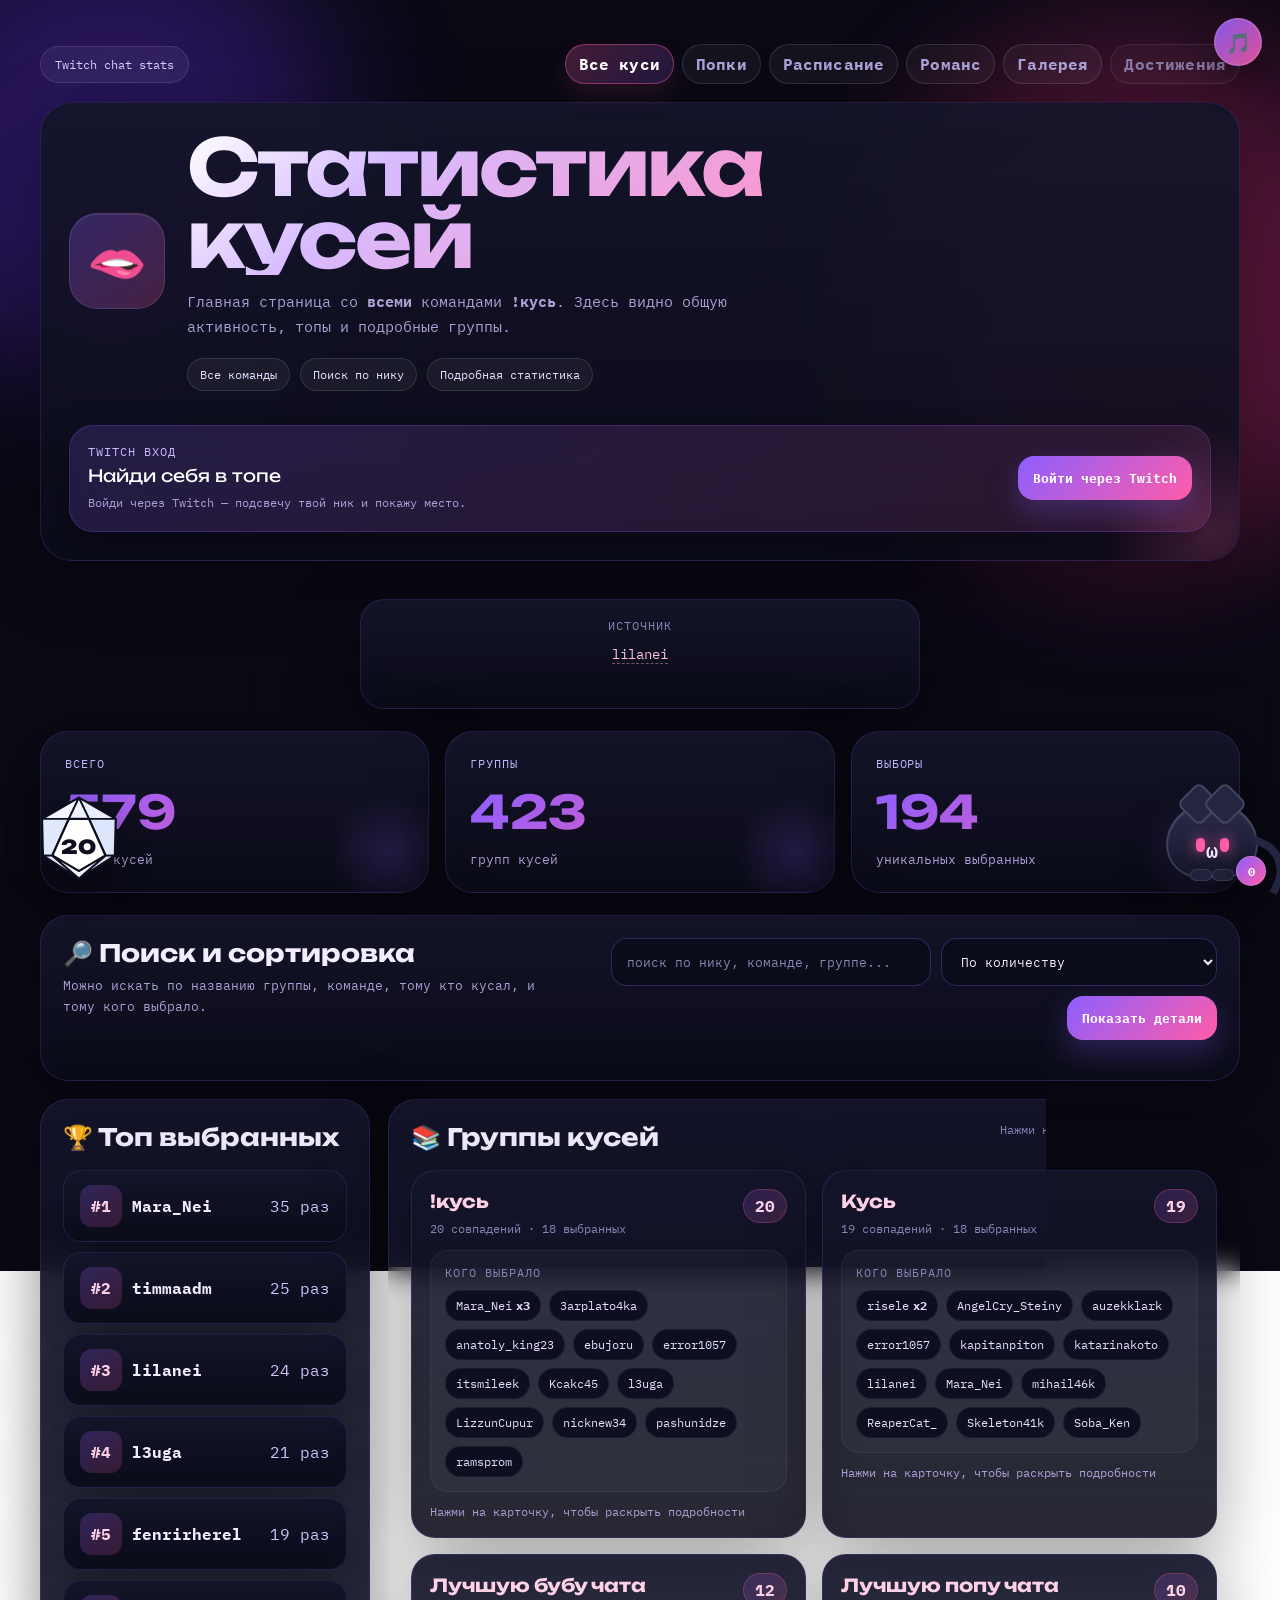
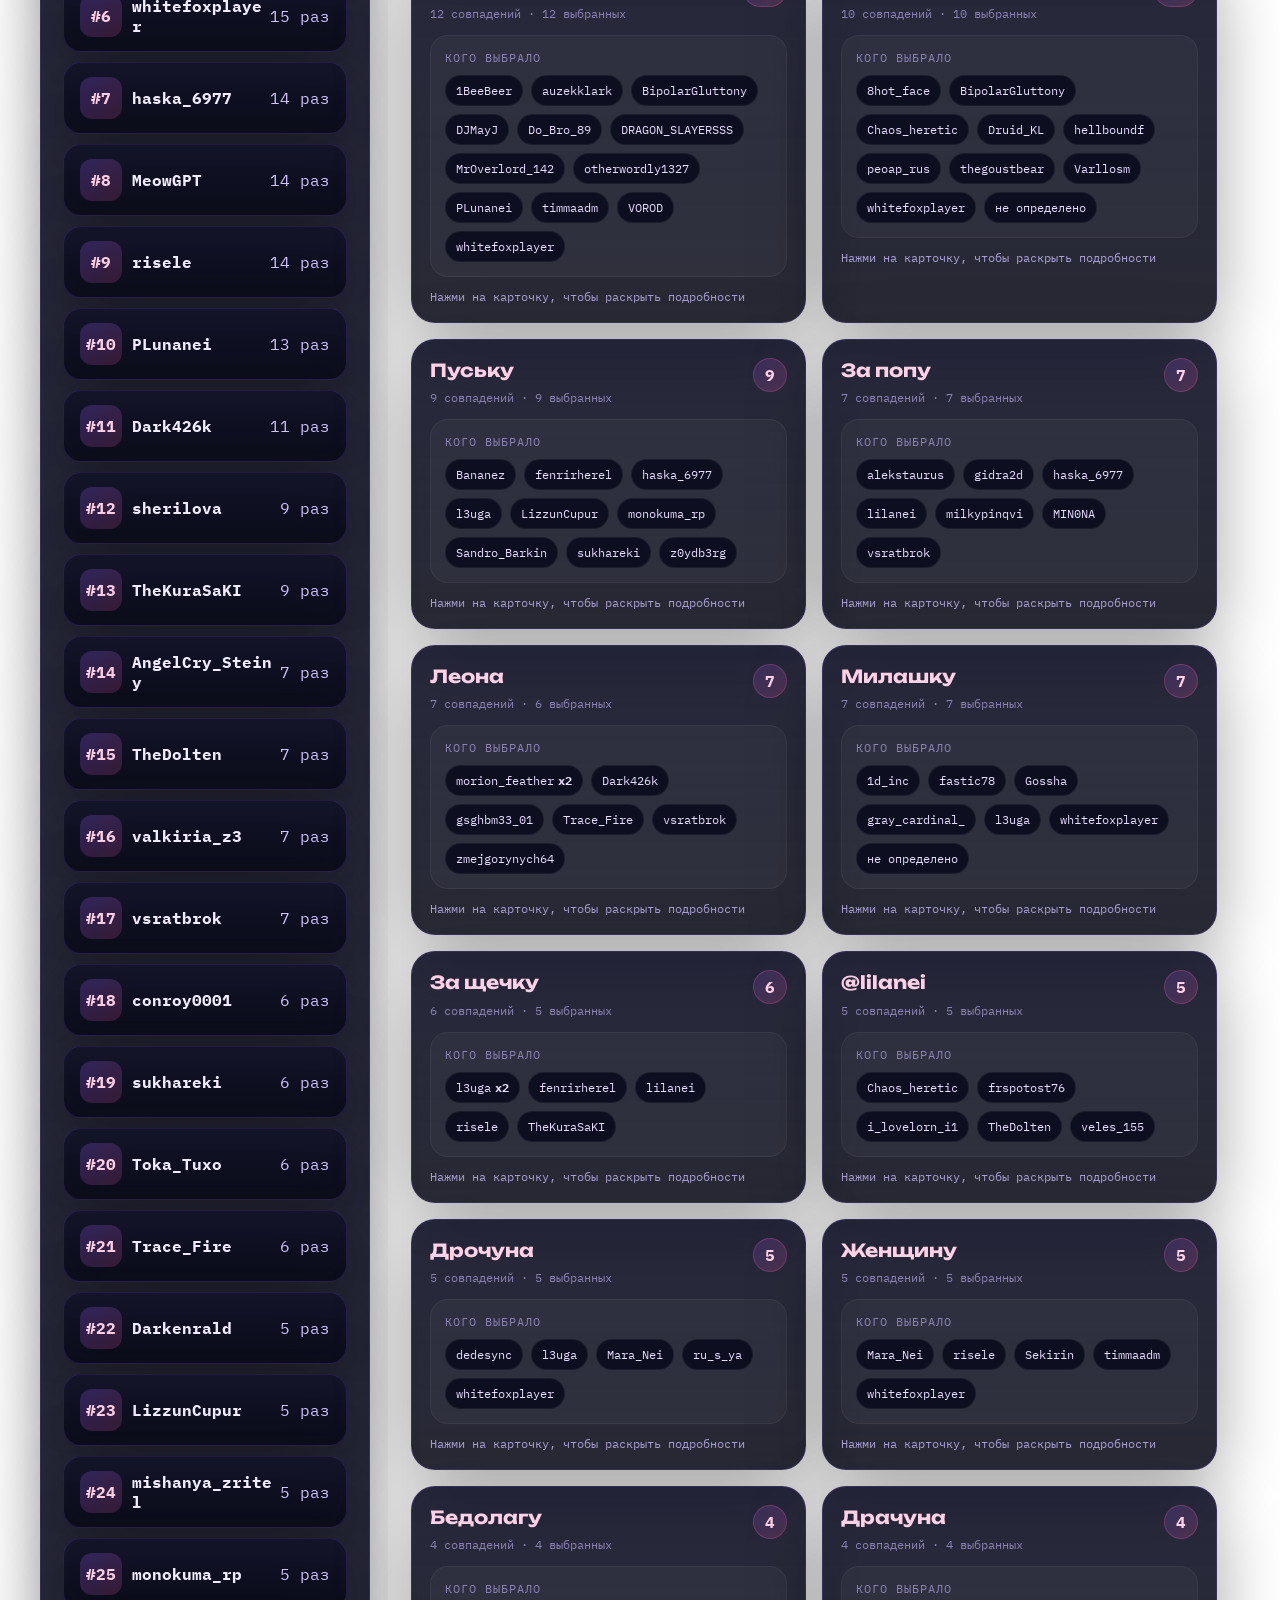
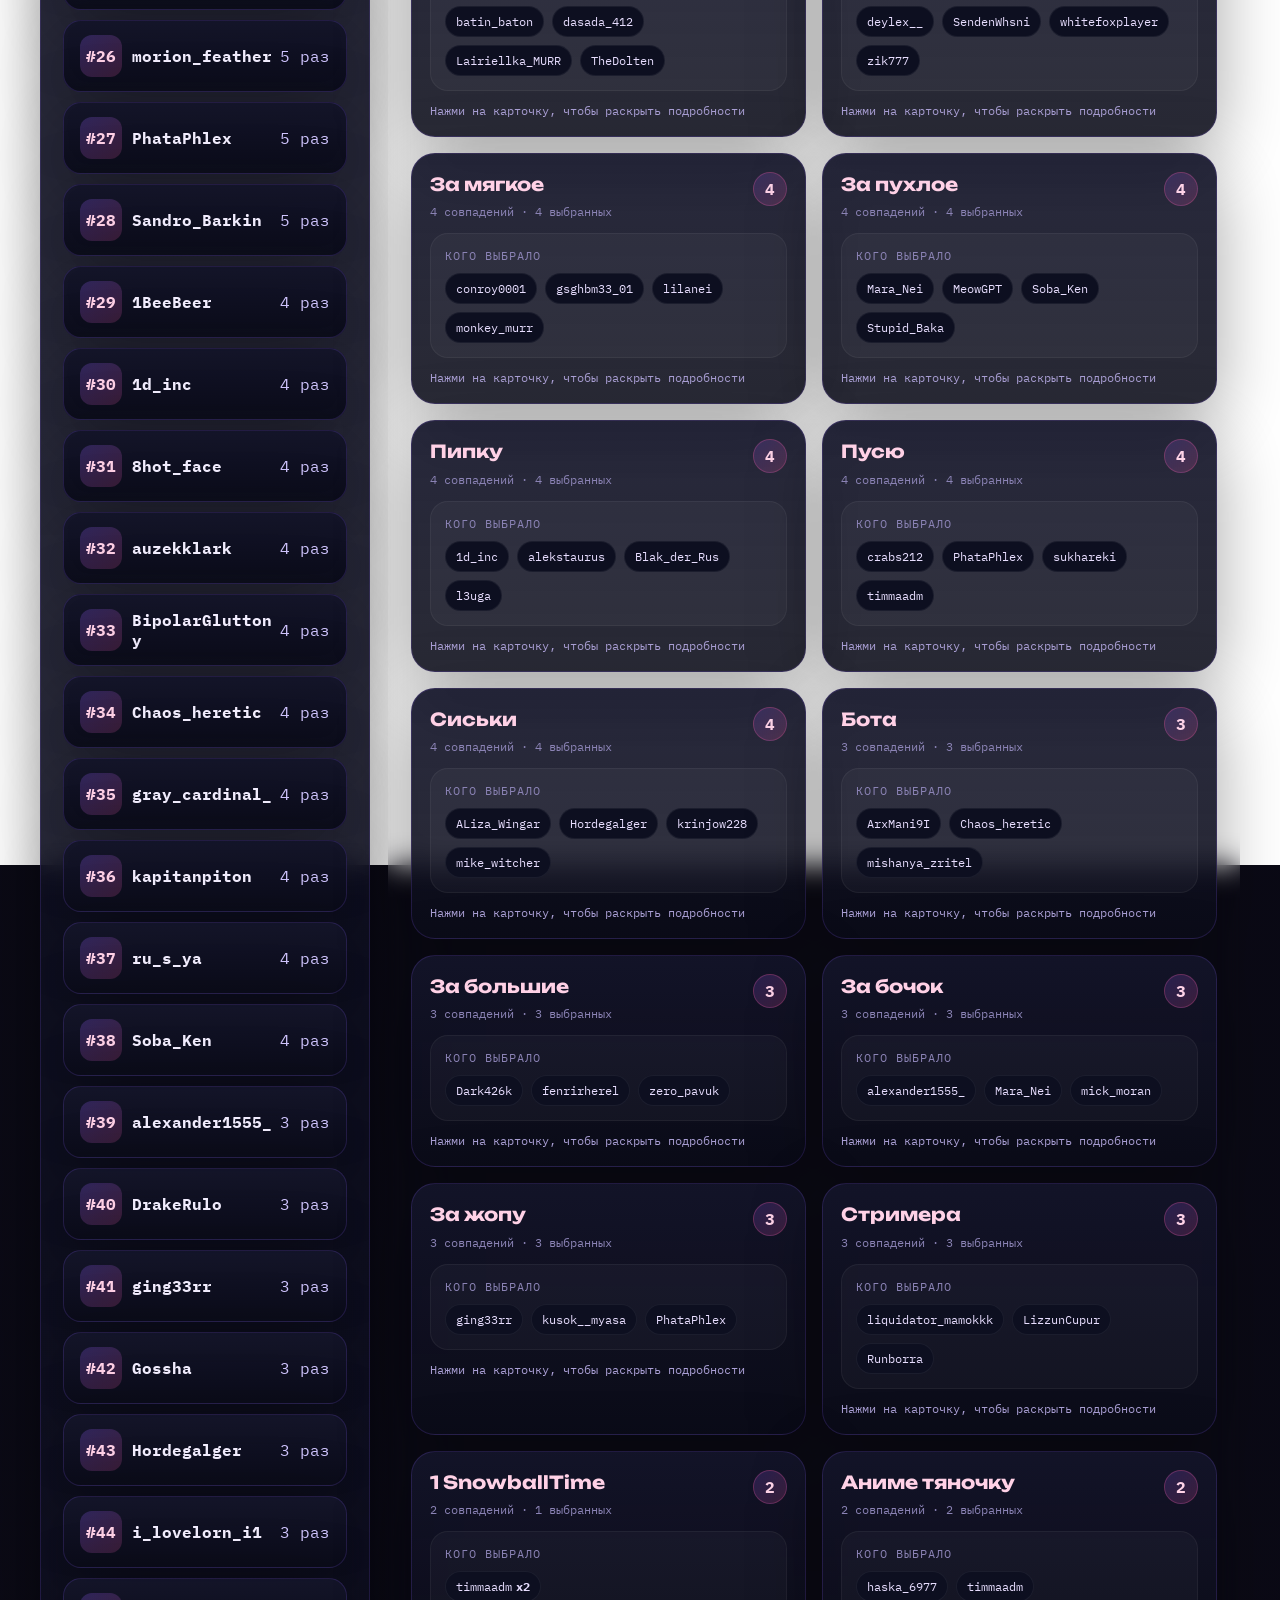
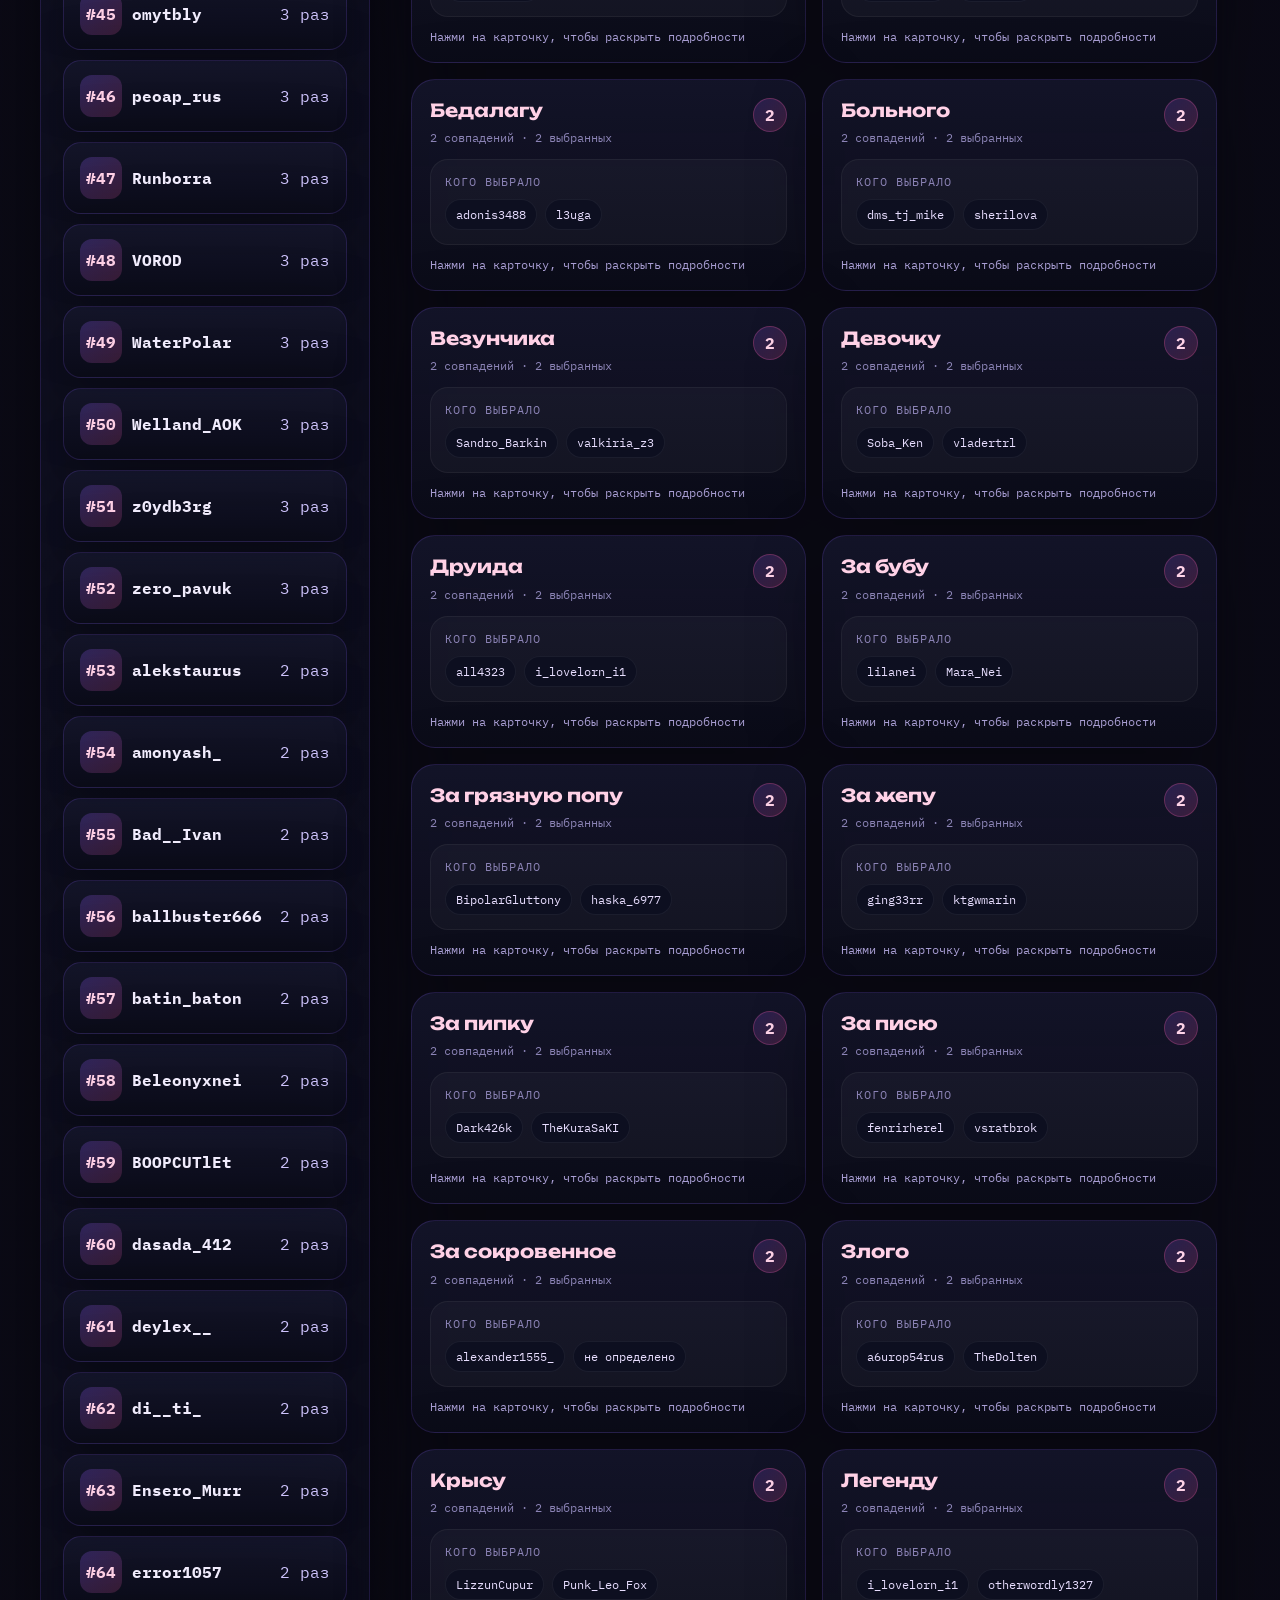
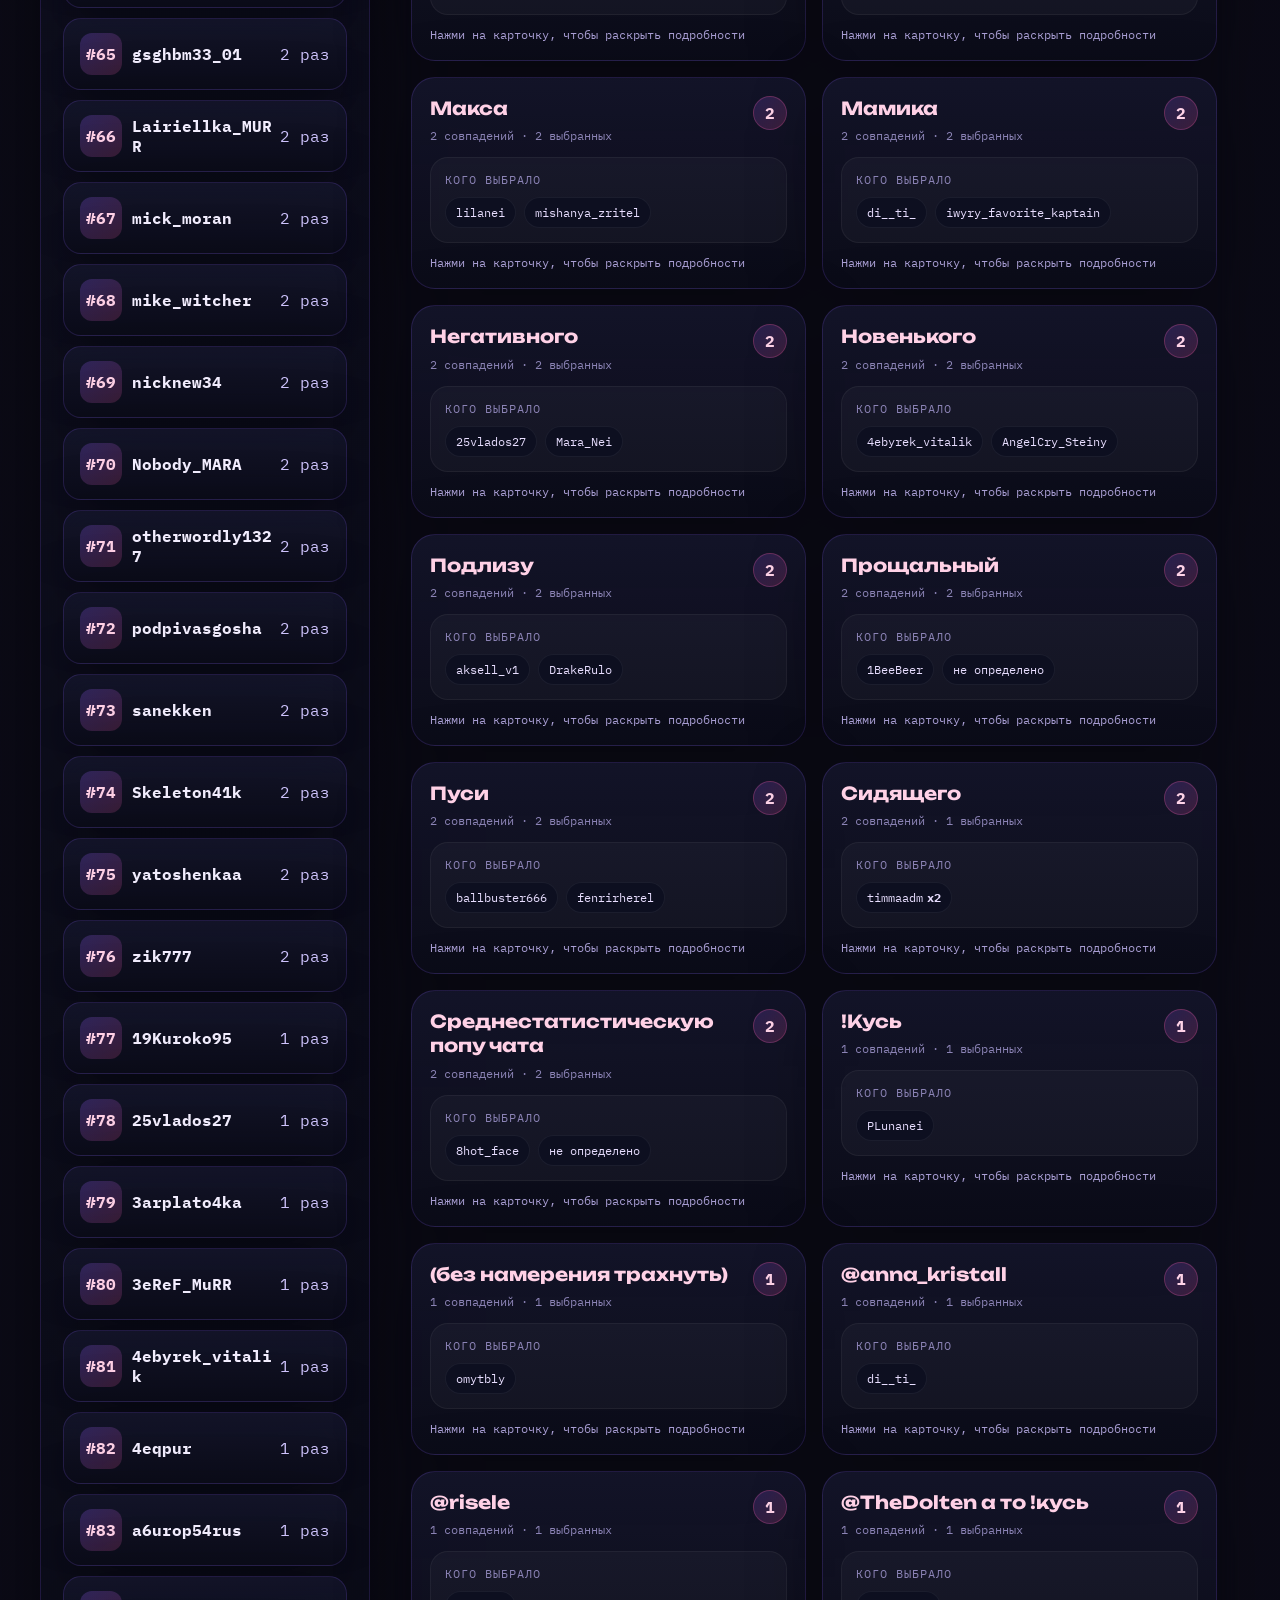
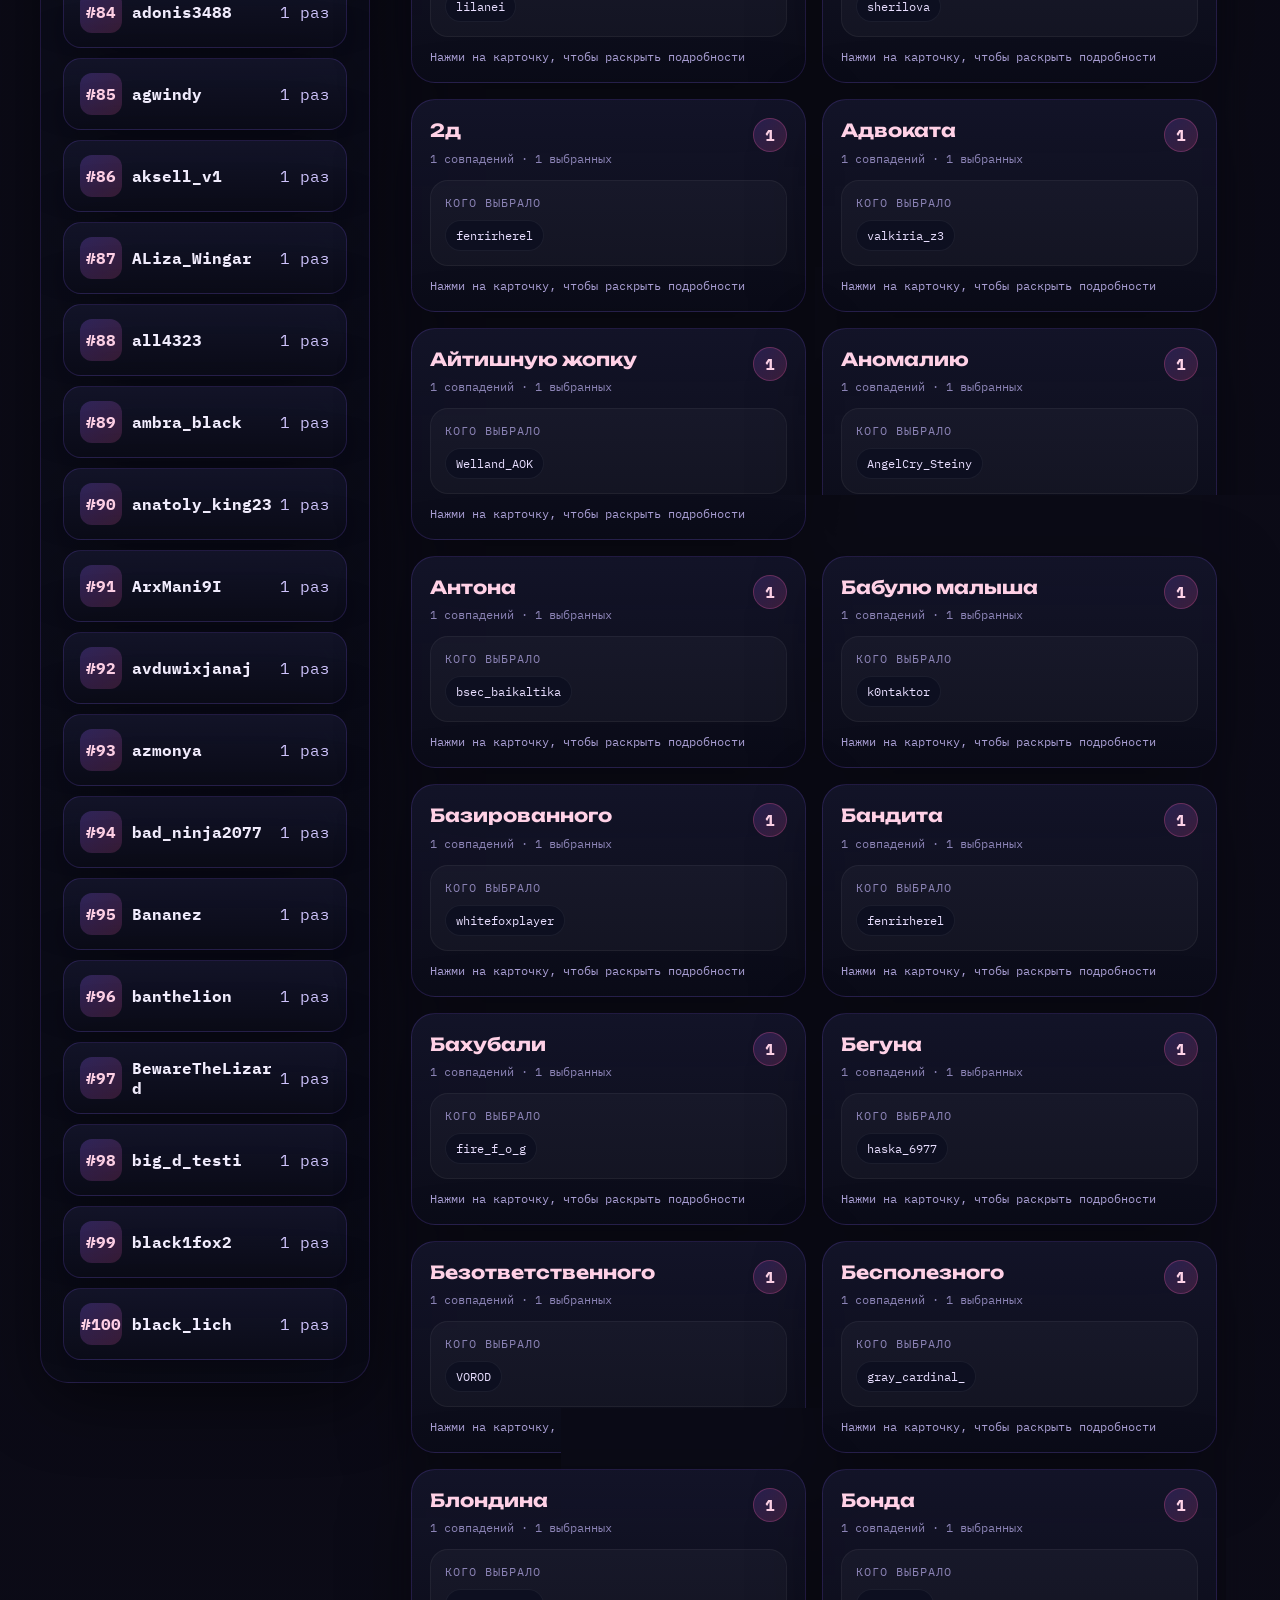
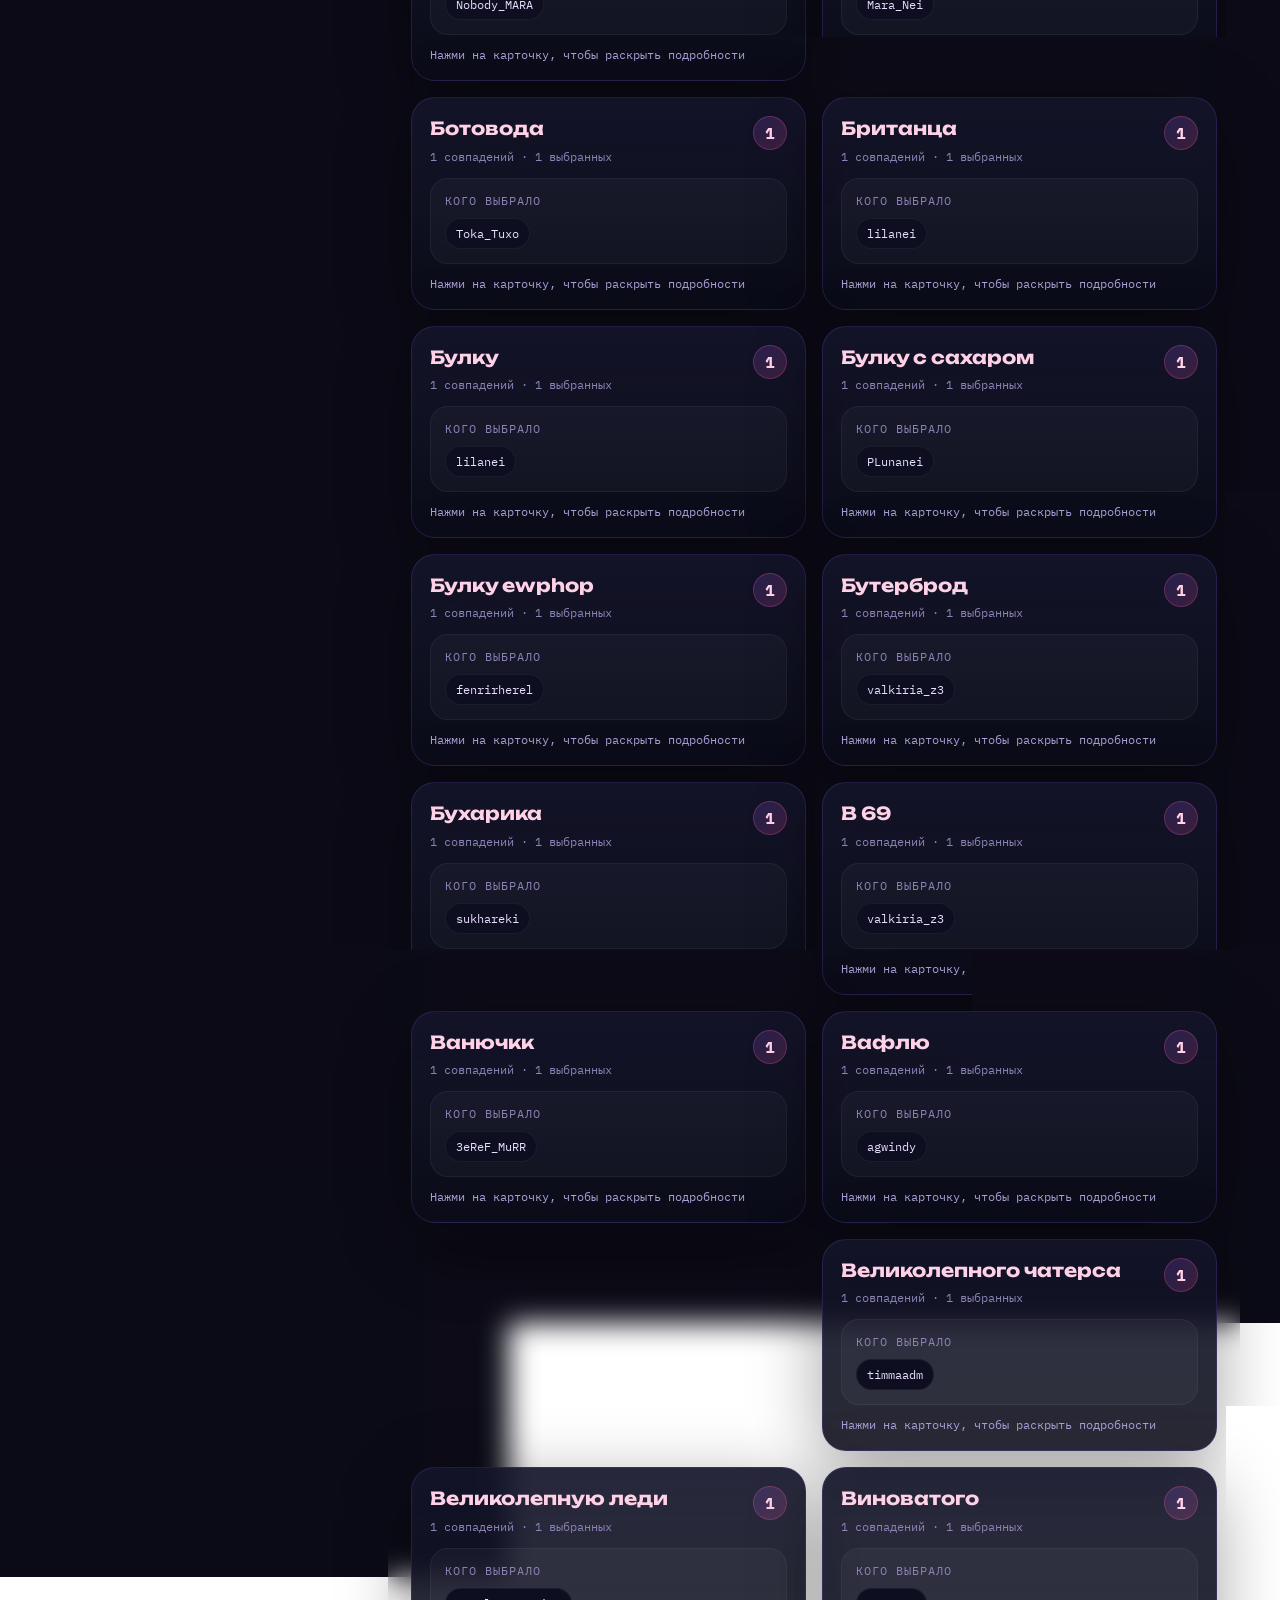
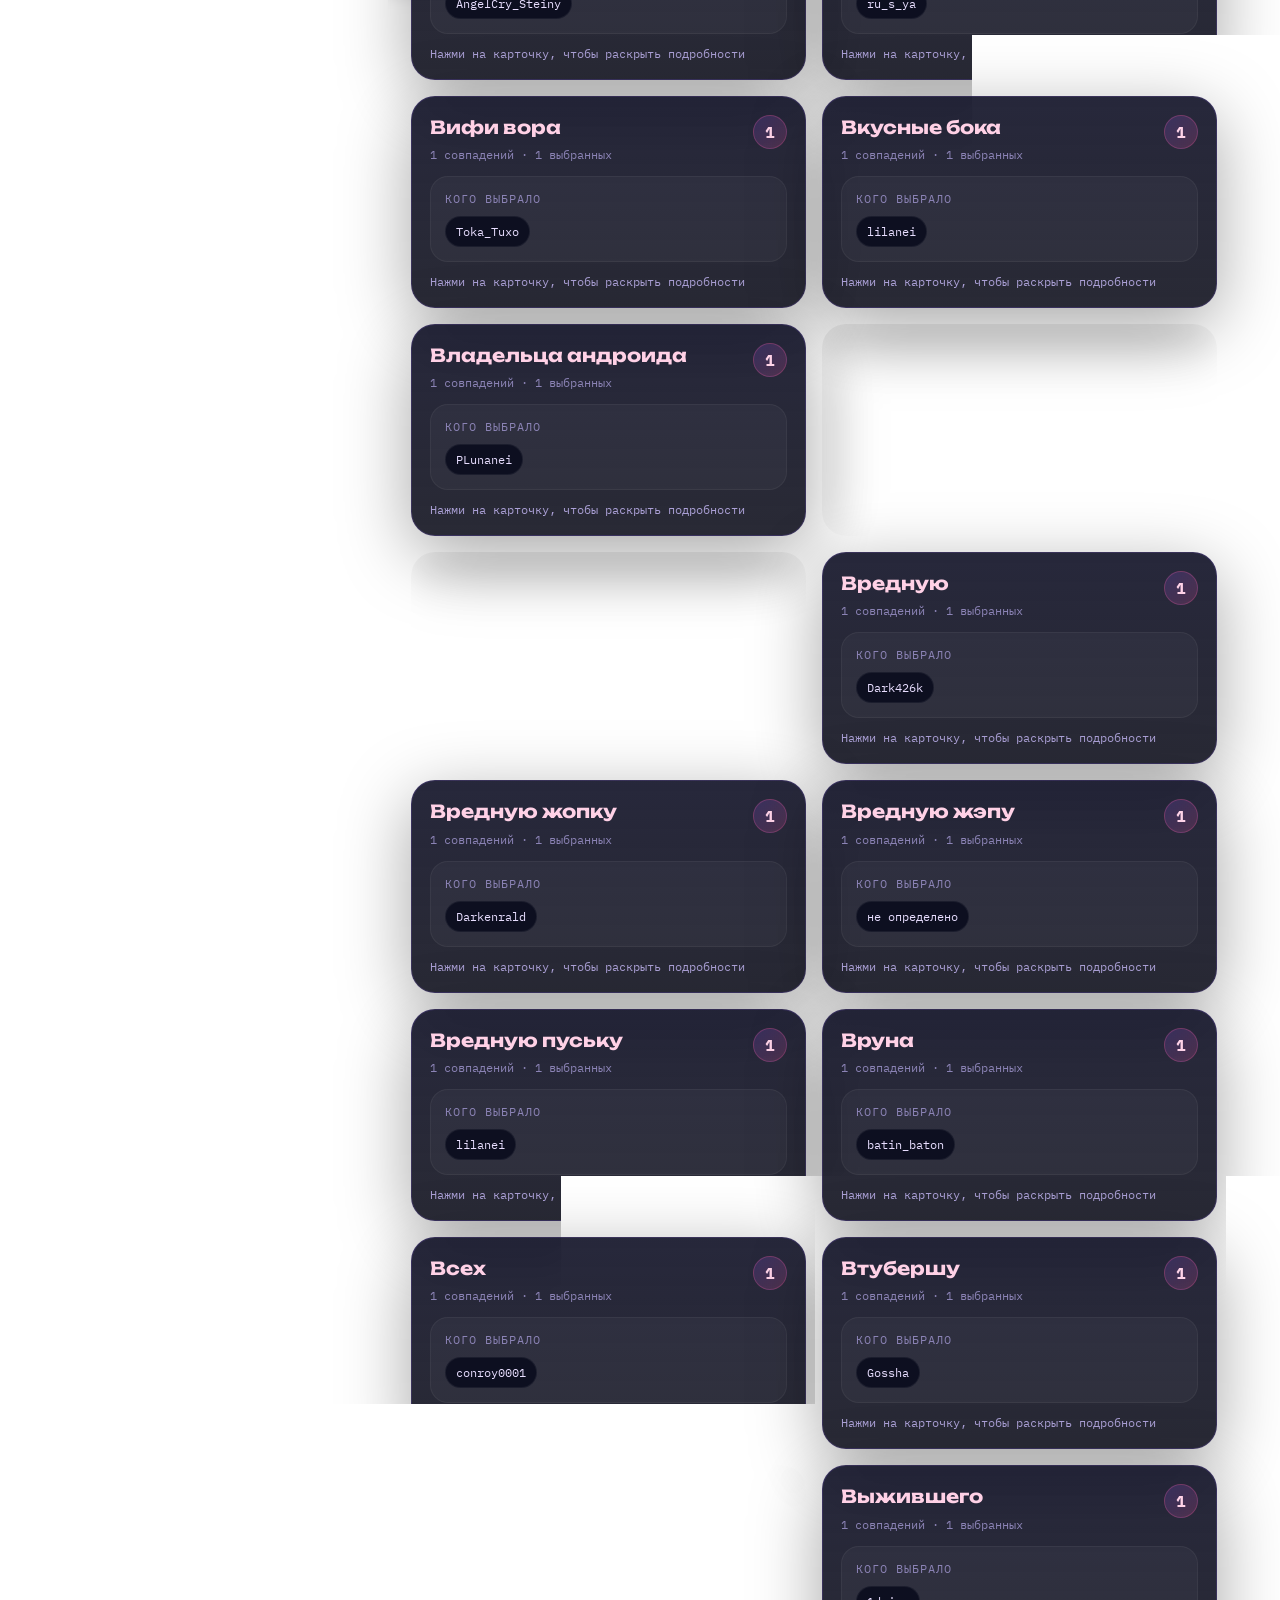
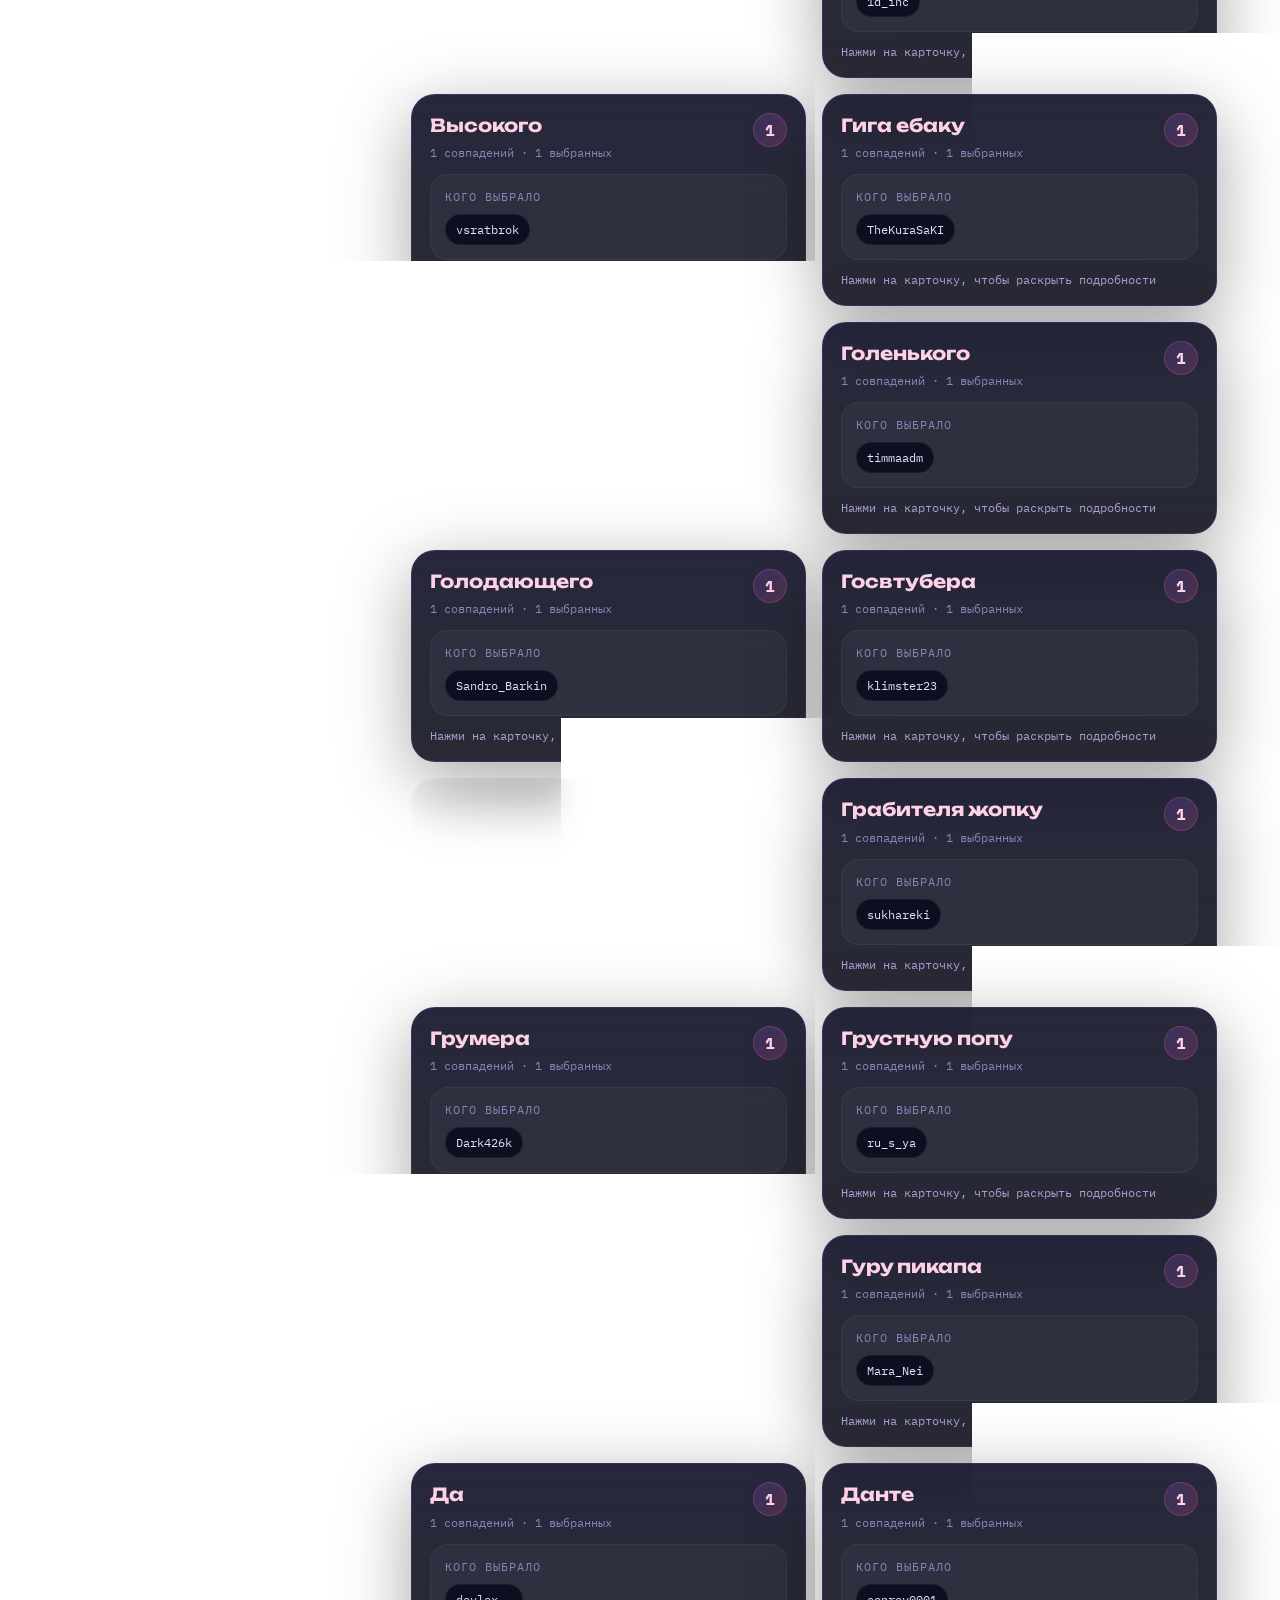
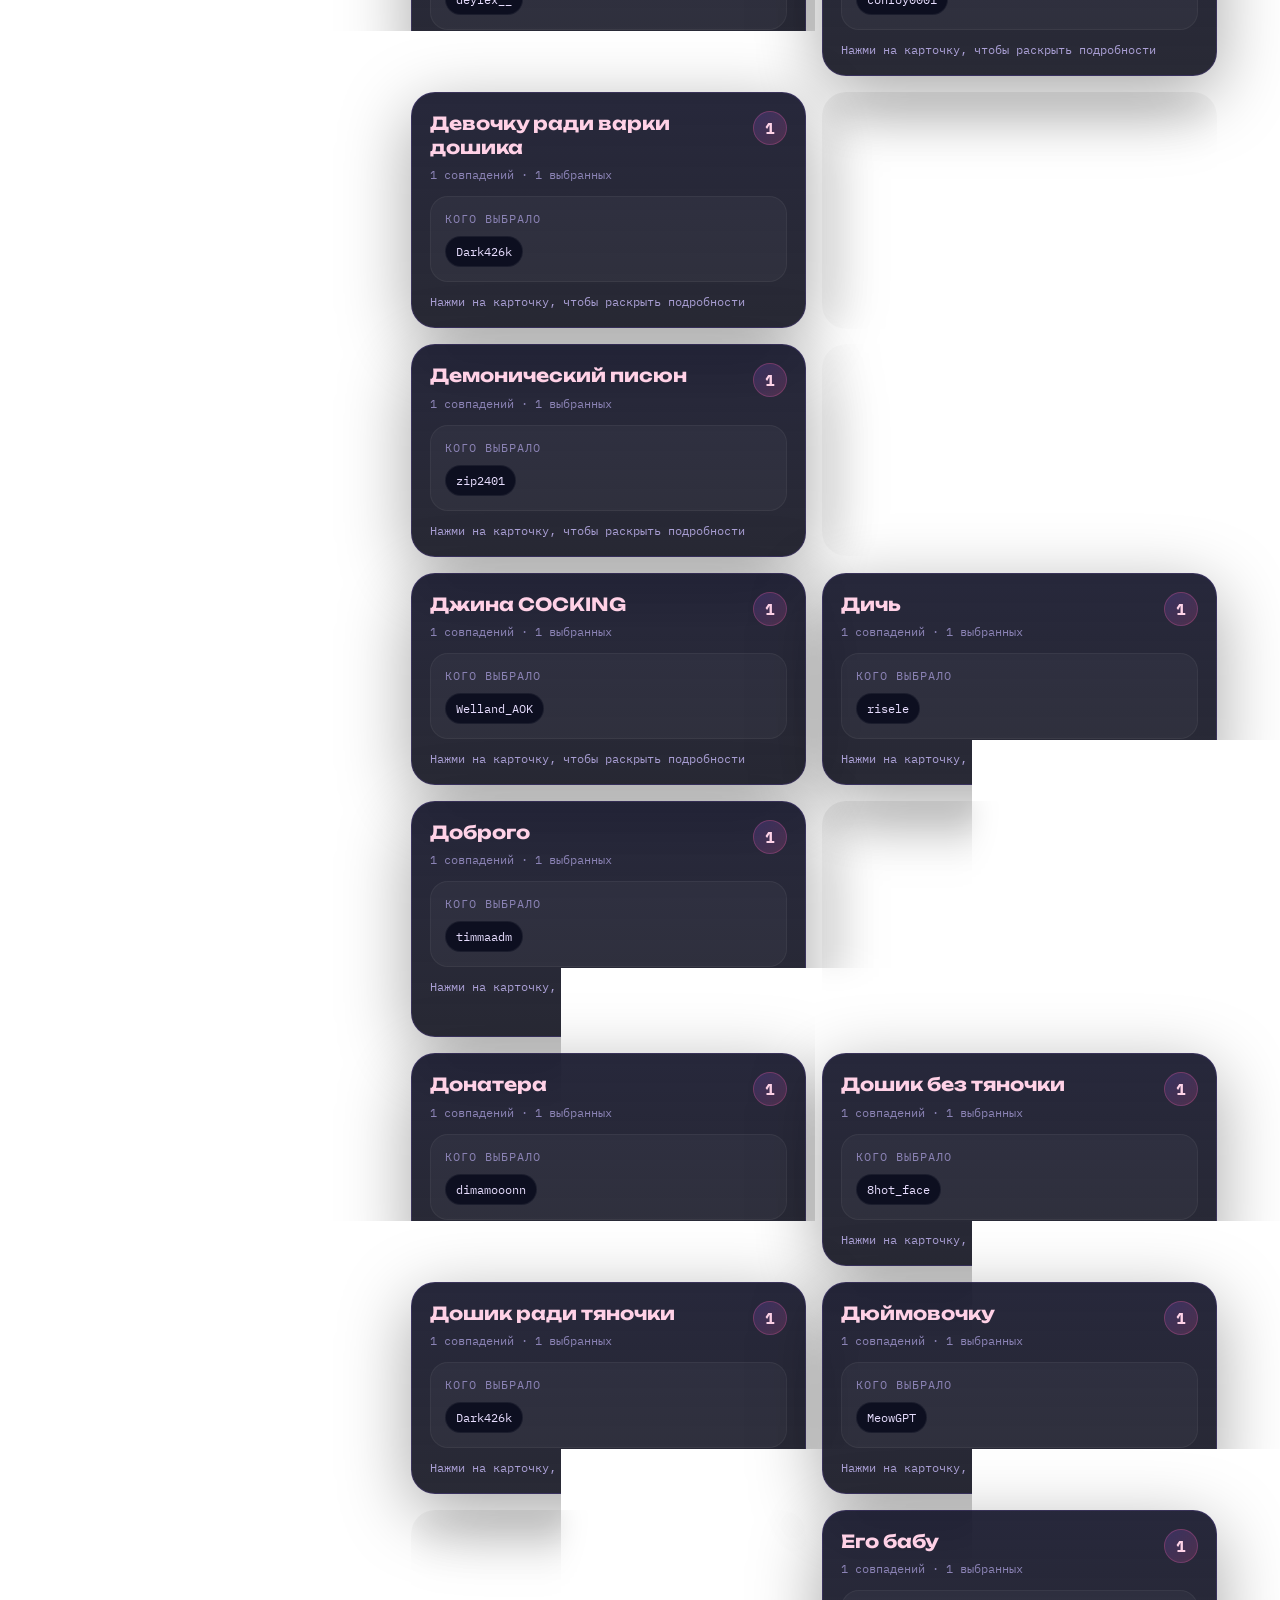
<file: index.html>
<!doctype html>
<html lang="ru">
<head>
  <meta charset="utf-8" />
  <meta name="viewport" content="width=device-width, initial-scale=1" />
  <title>🫦 Статистика кусей</title>
  <link rel="preconnect" href="https://fonts.googleapis.com">
  <link rel="preconnect" href="https://fonts.gstatic.com" crossorigin>
  <link href="https://fonts.googleapis.com/css2?family=Unbounded:wght@400;700;900&family=IBM+Plex+Mono:wght@400;500;700&display=swap" rel="stylesheet">
  <link rel="stylesheet" href="style.css" />
</head>
<body data-page="kus" data-file="data/kus_site_data.json" data-active="all">
  <div class="bg-orb orb-1"></div>
  <div class="bg-orb orb-2"></div>
  <div class="bg-grid"></div>

  <button id="musicToggle" class="music-toggle" type="button" title="Музыка" aria-label="Включить или выключить музыку">🎵</button>
  <audio id="bgMusic" src="assets/music.mp3" loop preload="auto"></audio>

  <main class="wrap">
    <header class="hero">
      <div class="hero-topline">
        <span class="eyebrow">Twitch chat stats</span>
        <nav class="nav site-nav" aria-label="Навигация по сайту">
          <a class="active" href="index.html">Все куси</a>
          <a href="popki.html">Попки</a>
          <a href="schedule.html">Расписание</a>
          <a href="romance.html">Романс</a>
          <a href="gallery.html">Галерея</a>
          <a class="achievements-nav-link" href="achievements.html" title="Нужно войти через Twitch">Достижения</a>
        </nav>
      </div>

      <div class="hero-card">
        <div class="hero-icon">🫦</div>
        <div class="hero-copy">
          <h1>Статистика кусей</h1>
          <p class="sub">Главная страница со <b>всеми</b> командами <b>!кусь</b>. Здесь видно общую активность, топы и подробные группы.</p>
          <div class="hero-tags">
            <span class="tag">Все команды</span>
            <span class="tag">Поиск по нику</span>
            <span class="tag">Подробная статистика</span>
          </div>
        </div>

        <section class="auth-panel hero-auth" id="authPanel">
          <div class="auth-left">
            <div class="auth-kicker">Twitch вход</div>
            <div class="auth-title" id="authTitle">Найди себя в топе</div>
            <div class="auth-sub" id="authStatus">После входа подсвечу твой ник и покажу место.</div>
          </div>
          <div class="auth-actions">
            <button id="loginTwitch" type="button">Войти через Twitch</button>
            <button id="logoutTwitch" class="ghost-btn" type="button" hidden>Выйти</button>
          </div>
        </section>
      </div>
    </header>

    <section class="meta-grid">
      <article class="meta-card">
        <span class="meta-label">Источник</span>
        <div class="meta-value" id="sourceName">Загрузка...</div>
      </article>
    </section>
    <section class="stats">
      <div class="stat">
        <span class="stat-kicker">Всего</span>
        <b id="total">0</b>
        <span>всего кусей</span>
      </div>
      <div class="stat">
        <span class="stat-kicker">Группы</span>
        <b id="groups">0</b>
        <span>групп кусей</span>
      </div>
      <div class="stat">
        <span class="stat-kicker">Выборы</span>
        <b id="leaders">0</b>
        <span>уникальных выбранных</span>
      </div>
    </section>

    <section class="panel controls-panel">
      <div class="panel-head controls-head">
        <div>
          <h2>🔎 Поиск и сортировка</h2>
          <p class="panel-sub">Можно искать по названию группы, команде, тому кто кусал, и тому кого выбрало.</p>
        </div>
        <div class="controls">
          <input id="search" placeholder="поиск по нику, команде, группе..." />
          <select id="sort">
            <option value="count">По количеству</option>
            <option value="name">По названию</option>
            <option value="time">По времени первого сообщения</option>
            <option value="chosen">По числу выбранных</option>
          </select>
          <button id="toggleDetails" type="button">Показать детали</button>
        </div>
      </div>
    </section>

    <section class="content-grid">
      <section class="panel panel-side">
        <div class="panel-head compact">
          <h2>🏆 Топ выбранных</h2>
        </div>
        <div id="top" class="top-list"></div>
      </section>

      <section class="panel panel-main">
        <div class="panel-head compact">
          <h2>📚 Группы кусей</h2>
          <span class="mini-note">Нажми на карточку для раскрытия</span>
        </div>
        <div id="message"></div>
        <div id="items" class="grid"></div>
      </section>
    </section>

    <footer class="footer">
      <span>Сайт для веселья
      </span>
      <span class="footer-dot">•</span>
      <span>Топ</span>
    </footer>
  </main>


  <div id="d20Widget" class="d20-widget" title="Бросить d20" aria-label="Бросить d20">
    <div id="d20Bubble" class="d20-bubble">Скоро будет</div>

    <button id="d20Dice" class="d20-dice d20-clean" type="button" aria-label="Бросить d20">
      <svg class="d20-svg" viewBox="0 0 200 200" aria-hidden="true">
        <!-- светлый d20 с увеличенной центральной гранью -->
        <polygon points="100,12 180,58 178,138 100,188 22,138 20,58"
                 fill="#f7f9ff" stroke="#0d0f1d" stroke-width="5" stroke-linejoin="round"/>

        <polygon points="100,12 180,58 122,58" fill="#e8eeff" stroke="#0d0f1d" stroke-width="4" stroke-linejoin="round"/>
        <polygon points="100,12 78,58 20,58" fill="#f3f6ff" stroke="#0d0f1d" stroke-width="4" stroke-linejoin="round"/>
        <polygon points="78,58 100,12 122,58" fill="#eef3ff" stroke="#0d0f1d" stroke-width="4" stroke-linejoin="round"/>

        <polygon points="20,58 78,58 42,138 22,138" fill="#e1e8fb" stroke="#0d0f1d" stroke-width="4" stroke-linejoin="round"/>
        <polygon points="122,58 180,58 178,138 158,138" fill="#dce5fb" stroke="#0d0f1d" stroke-width="4" stroke-linejoin="round"/>

        <!-- центральная грань специально крупнее, число только здесь -->
        <polygon class="d20-center-face" points="78,58 122,58 158,138 100,172 42,138"
                 fill="#ffffff" stroke="#0d0f1d" stroke-width="5" stroke-linejoin="round"/>

        <polygon points="22,138 42,138 100,188" fill="#d6e0f5" stroke="#0d0f1d" stroke-width="4" stroke-linejoin="round"/>
        <polygon points="158,138 178,138 100,188" fill="#d6e0f5" stroke="#0d0f1d" stroke-width="4" stroke-linejoin="round"/>
        <polygon points="42,138 100,172 158,138 100,188" fill="#edf2ff" stroke="#0d0f1d" stroke-width="4" stroke-linejoin="round"/>

        <text id="d20Main" class="d20-svg-number" x="100" y="122" text-anchor="middle">20</text>
      </svg>
    </button>
  </div>

  <div id="petCat" class="pet-cat" title="Погладить кота" aria-label="Погладить кота" role="button" tabindex="0">
    <div class="cat-bubble" id="catBubble">мяу</div>
    <div class="cat-body">
      <div class="cat-ear cat-ear-left"></div>
      <div class="cat-ear cat-ear-right"></div>
      <div class="cat-face">
        <span class="cat-eye"></span>
        <span class="cat-eye"></span>
        <span class="cat-mouth">ω</span>
      </div>
      <div class="cat-paw cat-paw-left"></div>
      <div class="cat-paw cat-paw-right"></div>
      <div class="cat-tail"></div>
    </div>
    <div class="cat-count" id="catCount">0</div>
  </div>
  <audio id="catPurrSound" src="assets/purr.mp3" preload="auto"></audio>

  <script src="script.js?v=1781295503"></script>
</body>
</html>
</file>
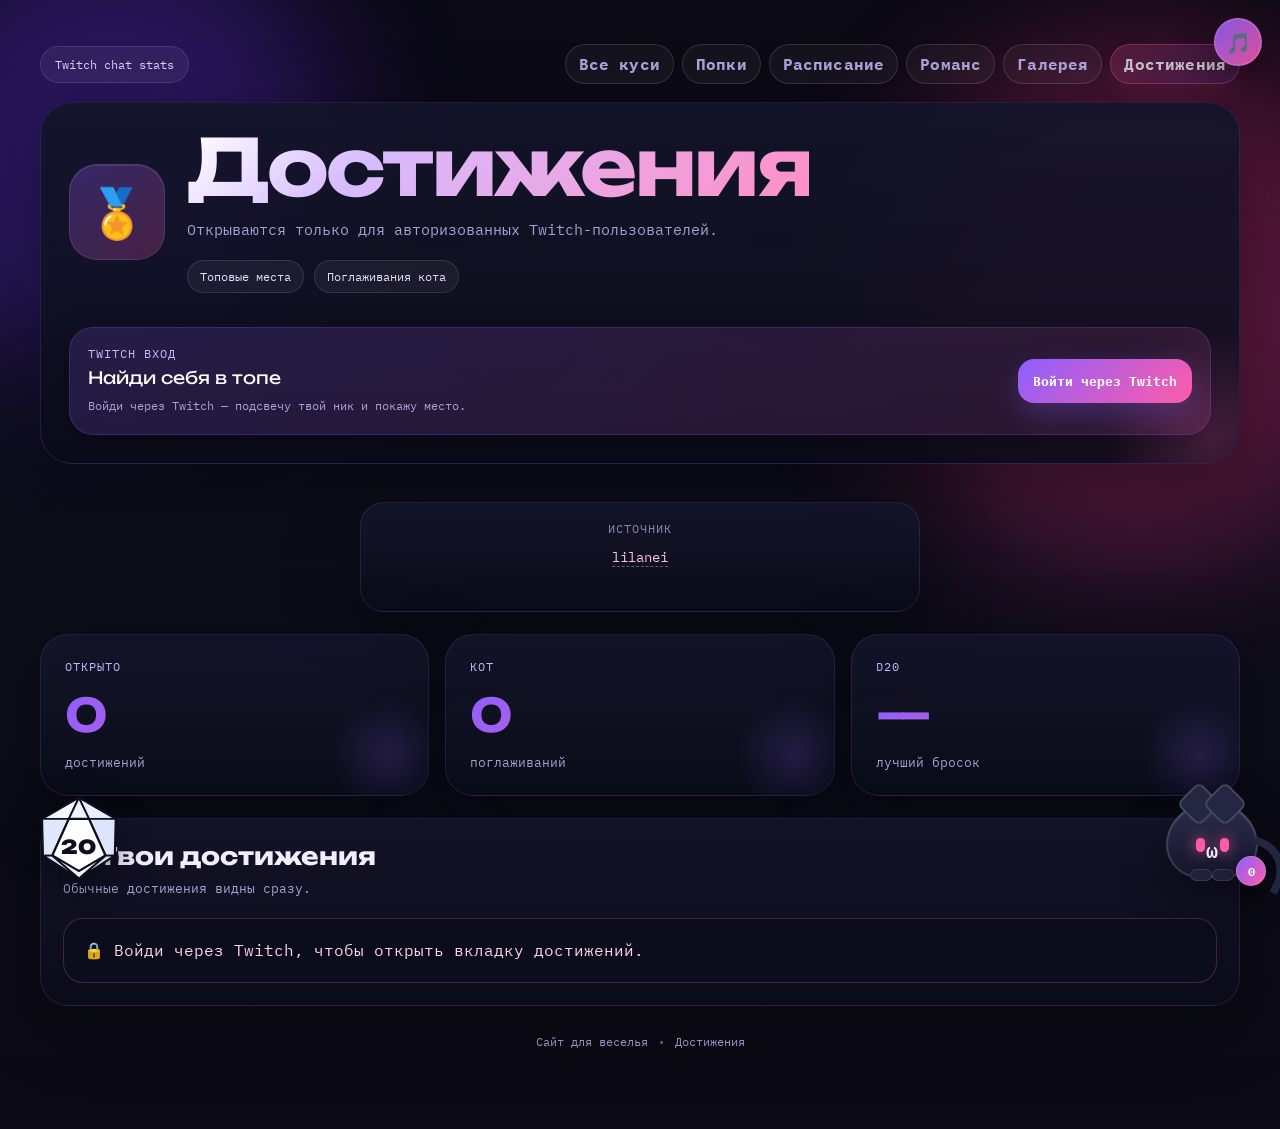
<file: achievements.html>
<!doctype html>
<html lang="ru">
<head>
  <meta charset="utf-8" />
  <meta name="viewport" content="width=device-width, initial-scale=1" />
  <title>🏅 Достижения</title>
  <link rel="preconnect" href="https://script.google.com">
  <link rel="dns-prefetch" href="https://script.google.com">
  <link rel="preconnect" href="https://script.googleusercontent.com">
  <link rel="dns-prefetch" href="https://script.googleusercontent.com">
  <link rel="preconnect" href="https://fonts.googleapis.com">
  <link rel="preconnect" href="https://fonts.gstatic.com" crossorigin>
  <link href="https://fonts.googleapis.com/css2?family=Unbounded:wght@400;700;900&family=IBM+Plex+Mono:wght@400;500;700&display=swap" rel="stylesheet">
  <link rel="stylesheet" href="style.css" />
</head>
<body data-page="achievements" data-file="data/kus_site_data.json" data-active="achievements">
  <div class="bg-orb orb-1"></div>
  <div class="bg-orb orb-2"></div>
  <div class="bg-grid"></div>

  <button id="musicToggle" class="music-toggle" type="button" title="Музыка" aria-label="Включить или выключить музыку">🎵</button>
  <audio id="bgMusic" src="assets/music.mp3" loop preload="auto"></audio>

  <main class="wrap">
    <header class="hero">
      <div class="hero-topline">
        <span class="eyebrow">Twitch chat stats</span>
        <nav class="nav site-nav" aria-label="Навигация по сайту">
          <a href="index.html">Все куси</a>
          <a href="popki.html">Попки</a>
          <a href="schedule.html">Расписание</a>
          <a href="romance.html">Романс</a>
          <a href="gallery.html">Галерея</a>
          <a class="active achievements-nav-link" href="achievements.html" title="Нужно войти через Twitch">Достижения</a>
        </nav>
      </div>

      <div class="hero-card">
        <div class="hero-icon">🏅</div>
        <div class="hero-copy">
          <h1>Достижения</h1>
          <p class="sub">Открываются только для авторизованных Twitch-пользователей.</p>
          <div class="hero-tags">
            <span class="tag">Топовые места</span>
            <span class="tag">Поглаживания кота</span>
          </div>
        </div>

        <section class="auth-panel hero-auth" id="authPanel">
          <div class="auth-left">
            <div class="auth-kicker">Twitch вход</div>
            <div class="auth-title" id="authTitle">Нужна авторизация</div>
            <div class="auth-sub" id="authStatus">Войди через Twitch, чтобы увидеть свои достижения.</div>
          </div>
          <div class="auth-actions">
            <button id="loginTwitch" type="button">Войти через Twitch</button>
            <button id="logoutTwitch" class="ghost-btn" type="button" hidden>Выйти</button>
          </div>
        </section>
      </div>
    </header>

    <section class="meta-grid">
      <article class="meta-card">
        <span class="meta-label">Источник</span>
        <div class="meta-value" id="sourceName">Загрузка...</div>
      </article>
    </section>

    <section class="stats">
      <div class="stat">
        <span class="stat-kicker">Открыто</span>
        <b id="achUnlockedCount">0</b>
        <span>достижений</span>
      </div>
      <div class="stat">
        <span class="stat-kicker">Кот</span>
        <b id="achCatPets">0</b>
        <span>поглаживаний</span>
      </div>
      <div class="stat">
        <span class="stat-kicker">d20</span>
        <b id="achBestD20">—</b>
        <span>лучший бросок</span>
      </div>
    </section>

    <section class="panel achievements-panel">
      <div class="panel-head compact">
        <div>
          <h2>🏆 Твои достижения</h2>
          <p class="panel-sub">Обычные достижения видны сразу.</p>
        </div>
      </div>
      <div id="achLocked" class="locked-box">
        🔒 Войди через Twitch, чтобы открыть вкладку достижений.
      </div>
      <div id="achievementsGrid" class="achievements-grid"></div>
      <div id="achievementsMessage"></div>
    </section>

    <footer class="footer">
      <span>Сайт для веселья</span>
      <span class="footer-dot">•</span>
      <span>Достижения</span>
    </footer>
  </main>

  <div id="d20Widget" class="d20-widget" title="Бросить d20" aria-label="Бросить d20">
    <div id="d20Bubble" class="d20-bubble">Скоро будет</div>
    <button id="d20Dice" class="d20-dice d20-clean" type="button" aria-label="Бросить d20">
      <svg class="d20-svg" viewBox="0 0 200 200" aria-hidden="true">
        <polygon points="100,12 180,58 178,138 100,188 22,138 20,58" fill="#f7f9ff" stroke="#0d0f1d" stroke-width="5" stroke-linejoin="round"/>
        <polygon points="100,12 180,58 122,58" fill="#e8eeff" stroke="#0d0f1d" stroke-width="4" stroke-linejoin="round"/>
        <polygon points="100,12 78,58 20,58" fill="#f3f6ff" stroke="#0d0f1d" stroke-width="4" stroke-linejoin="round"/>
        <polygon points="78,58 100,12 122,58" fill="#eef3ff" stroke="#0d0f1d" stroke-width="4" stroke-linejoin="round"/>
        <polygon points="20,58 78,58 42,138 22,138" fill="#e1e8fb" stroke="#0d0f1d" stroke-width="4" stroke-linejoin="round"/>
        <polygon points="122,58 180,58 178,138 158,138" fill="#dce5fb" stroke="#0d0f1d" stroke-width="4" stroke-linejoin="round"/>
        <polygon class="d20-center-face" points="78,58 122,58 158,138 100,172 42,138" fill="#ffffff" stroke="#0d0f1d" stroke-width="5" stroke-linejoin="round"/>
        <polygon points="22,138 42,138 100,188" fill="#d6e0f5" stroke="#0d0f1d" stroke-width="4" stroke-linejoin="round"/>
        <polygon points="158,138 178,138 100,188" fill="#d6e0f5" stroke="#0d0f1d" stroke-width="4" stroke-linejoin="round"/>
        <polygon points="42,138 100,172 158,138 100,188" fill="#edf2ff" stroke="#0d0f1d" stroke-width="4" stroke-linejoin="round"/>
        <text id="d20Main" class="d20-svg-number" x="100" y="122" text-anchor="middle">20</text>
      </svg>
    </button>
  </div>

  <div id="petCat" class="pet-cat" title="Погладить кота" aria-label="Погладить кота" role="button" tabindex="0">
    <div class="cat-bubble" id="catBubble">мяу</div>
    <div class="cat-body">
      <div class="cat-ear cat-ear-left"></div>
      <div class="cat-ear cat-ear-right"></div>
      <div class="cat-face">
        <span class="cat-eye"></span>
        <span class="cat-eye"></span>
        <span class="cat-mouth">ω</span>
      </div>
      <div class="cat-paw cat-paw-left"></div>
      <div class="cat-paw cat-paw-right"></div>
      <div class="cat-tail"></div>
    </div>
    <div class="cat-count" id="catCount">0</div>
  </div>
  <audio id="catPurrSound" src="assets/purr.mp3" preload="auto"></audio>

  <script src="script.js?v=1781295503"></script>
</body>
</html>
</file>
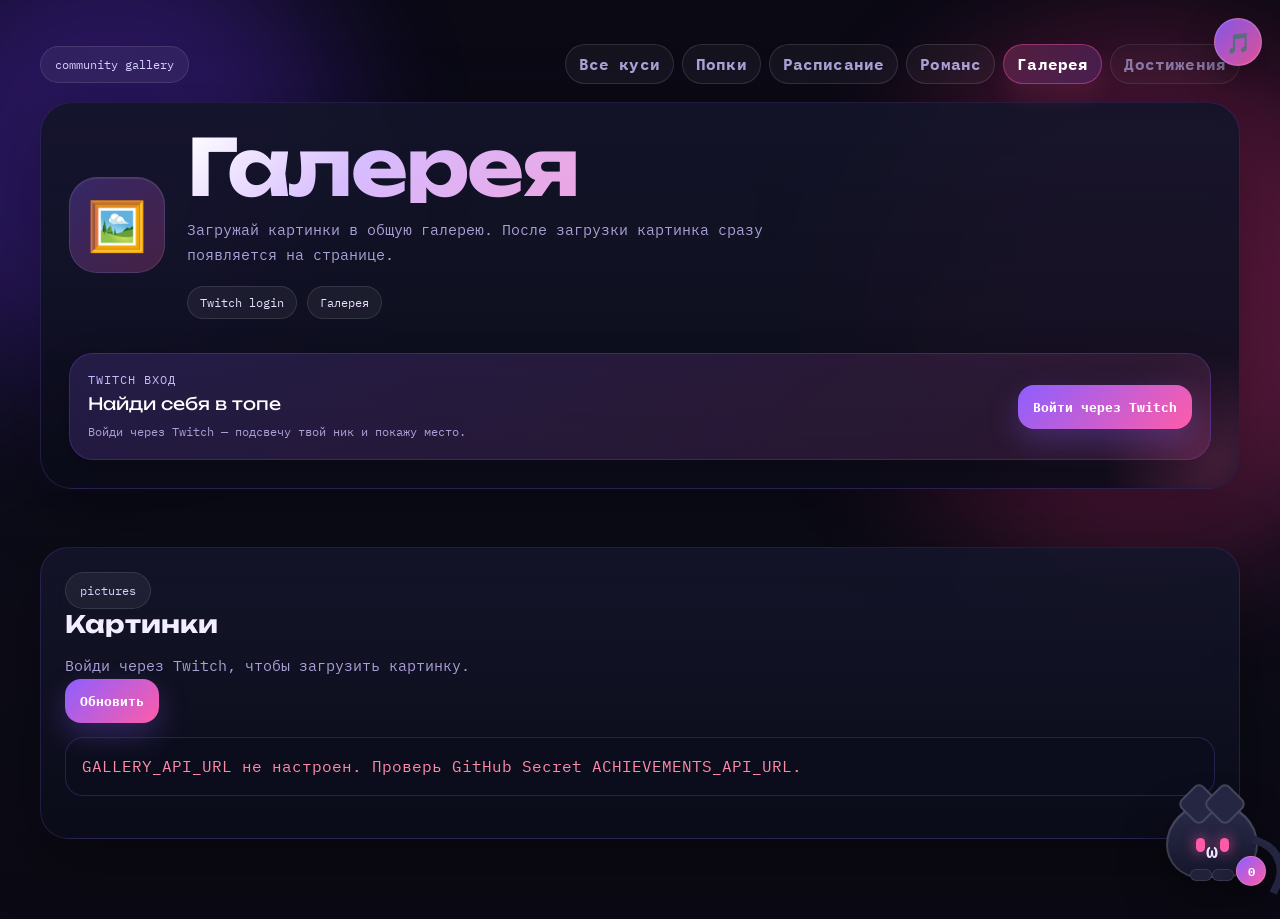
<file: gallery.html>
<!doctype html>
<html lang="ru">
<head>
  <meta charset="utf-8" />
  <meta name="viewport" content="width=device-width, initial-scale=1" />
  <title>🖼️ Галерея</title>
  <link rel="preconnect" href="https://script.google.com">
  <link rel="dns-prefetch" href="https://script.google.com">
  <link rel="preconnect" href="https://res.cloudinary.com">
  <link rel="dns-prefetch" href="https://res.cloudinary.com">
  <link rel="preconnect" href="https://fonts.googleapis.com">
  <link rel="preconnect" href="https://fonts.gstatic.com" crossorigin>
  <link href="https://fonts.googleapis.com/css2?family=Unbounded:wght@400;700;900&family=IBM+Plex+Mono:wght@400;500;700&display=swap" rel="stylesheet">
  <link rel="stylesheet" href="style.css" />
</head>
<body data-page="gallery" data-active="gallery">
  <div class="bg-orb orb-1"></div>
  <div class="bg-orb orb-2"></div>
  <div class="bg-grid"></div>

  <button id="musicToggle" class="music-toggle" type="button" title="Музыка" aria-label="Включить или выключить музыку">🎵</button>
  <audio id="bgMusic" src="assets/music.mp3" loop preload="auto"></audio>

  <main class="wrap gallery-page">
    <header class="hero">
      <div class="hero-topline">
        <span class="eyebrow">community gallery</span>
        <nav class="nav site-nav" aria-label="Навигация по сайту">
          <a href="index.html">Все куси</a>
          <a href="popki.html">Попки</a>
          <a href="schedule.html">Расписание</a>
          <a href="romance.html">Романс</a>
          <a class="active" href="gallery.html">Галерея</a>
          <a class="achievements-nav-link" href="achievements.html" title="Нужно войти через Twitch">Достижения</a>
        </nav>
      </div>

      <div class="hero-card gallery-hero-card">
        <div class="hero-icon">🖼️</div>
        <div class="hero-copy">
          <h1>Галерея</h1>
          <p class="sub">Загружай картинки в общую галерею. После загрузки картинка сразу появляется на странице.</p>
          <div class="hero-tags">
            <span class="tag">Twitch login</span>
            <span class="tag">Галерея</span>
          </div>
        </div>

        <section class="auth-panel hero-auth" id="authPanel">
          <div class="auth-left">
            <div class="auth-kicker">Twitch вход</div>
            <div class="auth-title" id="authTitle">Найди себя в топе</div>
            <div class="auth-sub" id="authStatus">После входа подсвечу твой ник и покажу место.</div>
          </div>
          <div class="auth-actions">
            <button id="loginTwitch" type="button">Войти через Twitch</button>
            <button id="logoutTwitch" class="ghost-btn" type="button" hidden>Выйти</button>
          </div>
        </section>
      </div>
    </header>


    <div class="gallery-toolbar">
      <button id="galleryOpenUploadBtn" class="btn primary gallery-open-upload" type="button" hidden>＋ Загрузить картинку</button>
    </div>

    <section class="panel gallery-list-panel">

      <div class="section-head">
        <div>
          <span class="eyebrow">pictures</span>
          <h2>Картинки</h2>
          <p id="galleryAdminHint" class="sub">Обычные пользователи видят только опубликованные картинки.</p>
        </div>
        <button id="galleryRefreshBtn" class="btn ghost" type="button">Обновить</button>
      </div>

      <div id="galleryStatus" class="gallery-status">Загружаю галерею...</div>
      <div id="galleryGrid" class="gallery-grid"></div>
    </section>
  </main>


  <aside id="galleryUploadDrawer" class="gallery-upload-drawer" hidden aria-hidden="true">
    <div class="gallery-drawer-backdrop" id="galleryDrawerBackdrop"></div>

    <section class="gallery-drawer-panel" role="dialog" aria-modal="true" aria-labelledby="galleryDrawerTitle">
      <div class="gallery-drawer-head">
        <div>
          <span class="eyebrow">upload</span>
          <h2 id="galleryDrawerTitle">Загрузить картинку</h2>
          <p class="sub">JPG, PNG или WEBP до 5 MB. Картинка появится сразу после загрузки.</p>
        </div>
        <button id="galleryCloseUploadBtn" class="gallery-drawer-close" type="button" aria-label="Закрыть">×</button>
      </div>

      <form id="galleryUploadForm" class="gallery-upload-form drawer-form">
        <label class="gallery-file-drop" for="galleryFile">
          <input id="galleryFile" type="file" accept="image/png,image/jpeg,image/webp" />
          <span class="gallery-file-icon">＋</span>
          <b id="galleryFileName">Выбрать картинку</b>
          <small>Файл до 5 MB.</small>
        </label>

        <label class="gallery-caption-label">
          <span>Подпись</span>
          <input id="galleryCaption" type="text" maxlength="120" placeholder="Короткая подпись, можно пусто" />
        </label>

        <button id="galleryUploadBtn" class="btn primary" type="submit">Загрузить</button>
      </form>

      <p id="galleryUploadStatus" class="gallery-status"></p>
    </section>
  </aside>

  <div id="galleryLightbox" class="gallery-lightbox" hidden>
    <button id="galleryLightboxClose" class="gallery-lightbox-close" type="button">×</button>
    <img id="galleryLightboxImg" alt="" />
  </div>

  <div id="petCat" class="pet-cat" title="Погладить кота" aria-label="Погладить кота" role="button" tabindex="0">
    <div class="cat-bubble" id="catBubble">мяу</div>
    <div class="cat-body">
      <div class="cat-ear cat-ear-left"></div>
      <div class="cat-ear cat-ear-right"></div>
      <div class="cat-face">
        <span class="cat-eye"></span>
        <span class="cat-eye"></span>
        <span class="cat-mouth">ω</span>
      </div>
      <div class="cat-paw cat-paw-left"></div>
      <div class="cat-paw cat-paw-right"></div>
      <div class="cat-tail"></div>
    </div>
    <div class="cat-count" id="catCount">0</div>
  </div>
  <audio id="catPurrSound" src="assets/purr.mp3" preload="auto"></audio>

  <script src="script.js?v=1781295503"></script>
  <script src="gallery.js?v=1781295503"></script>
</body>
</html>
</file>
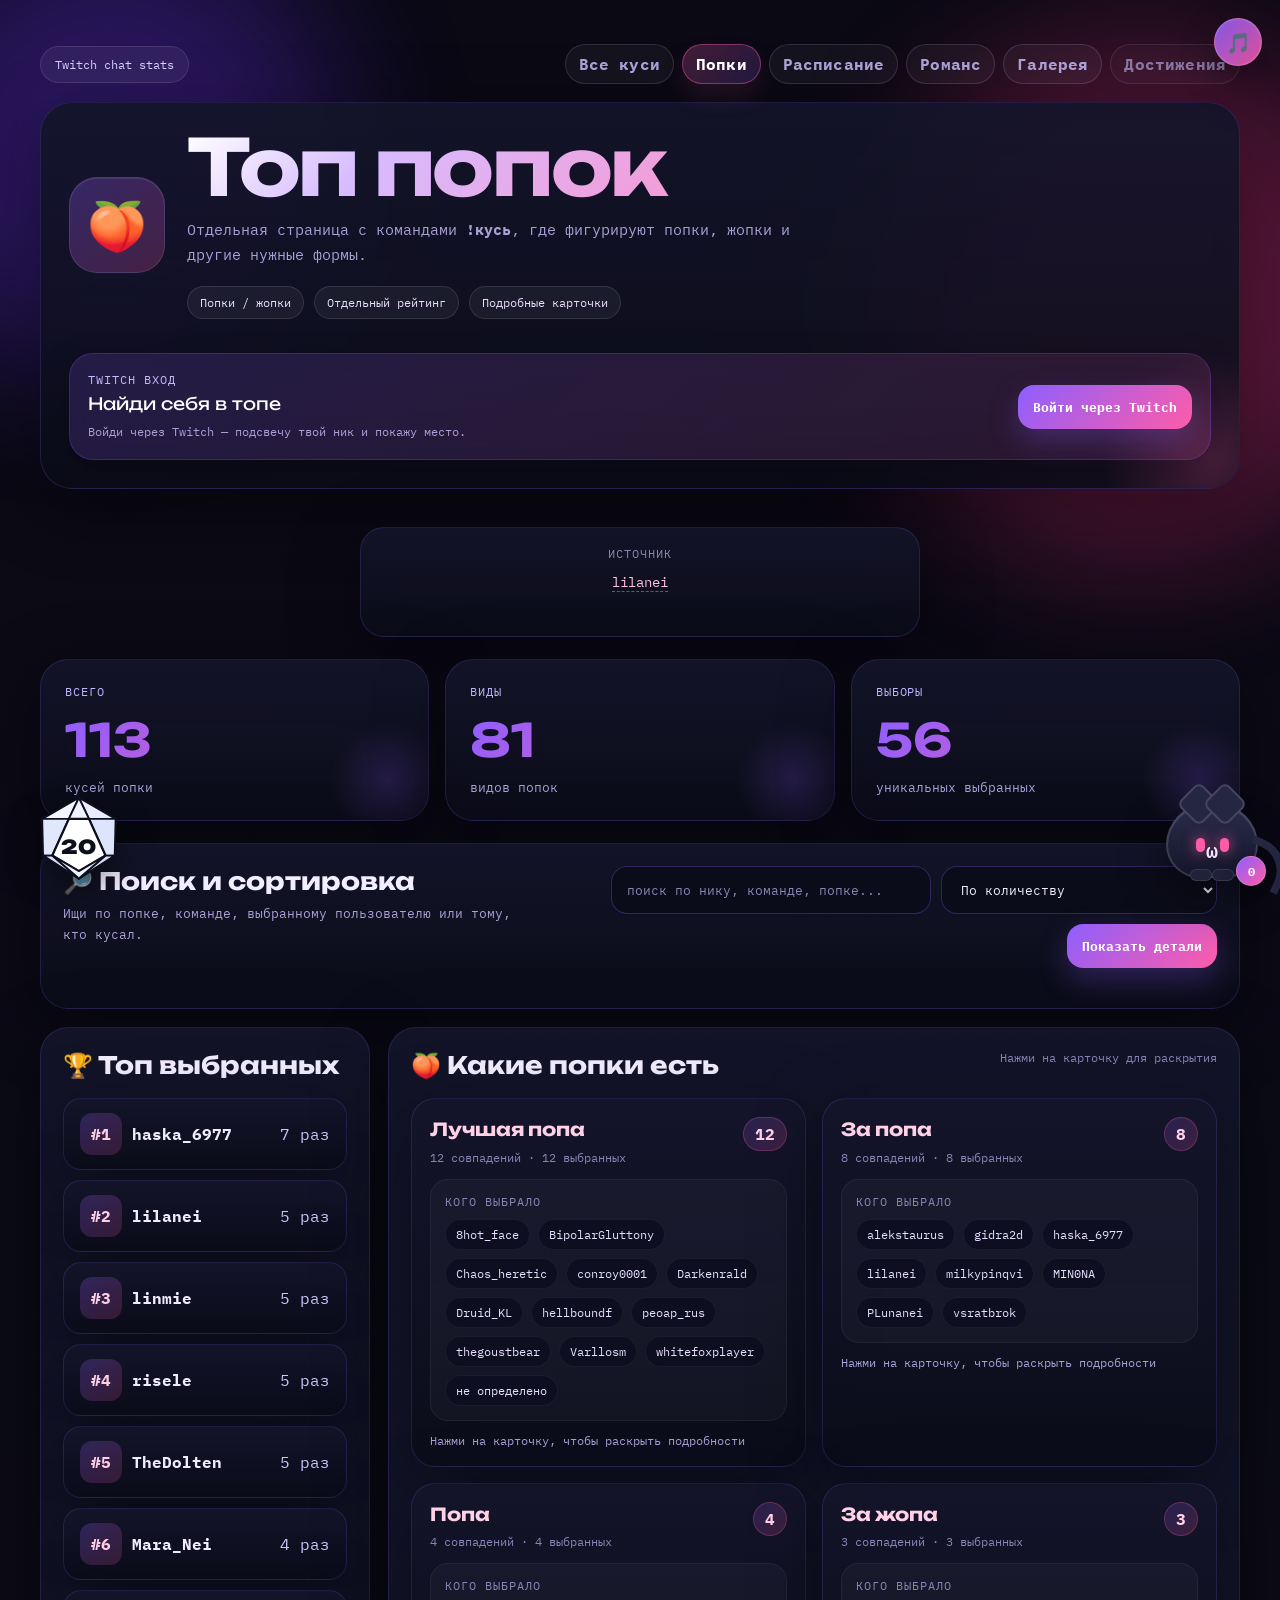
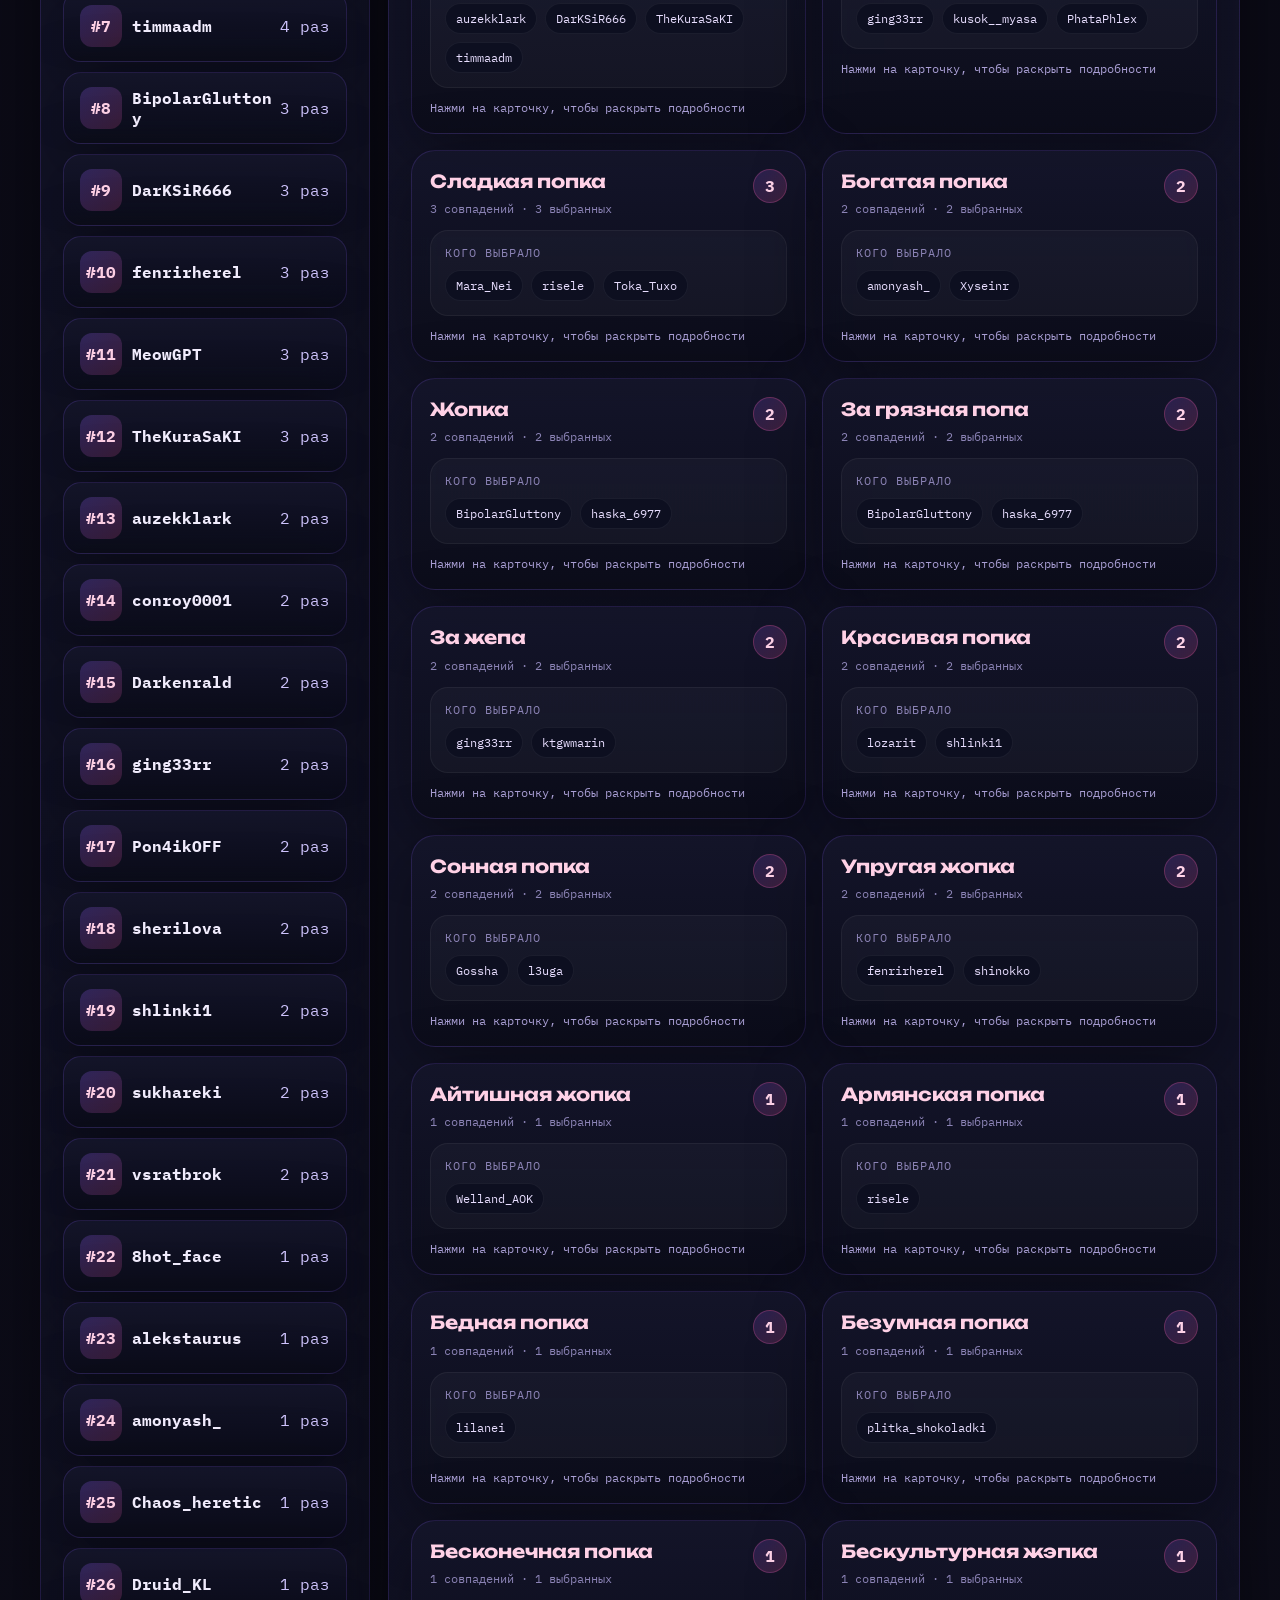
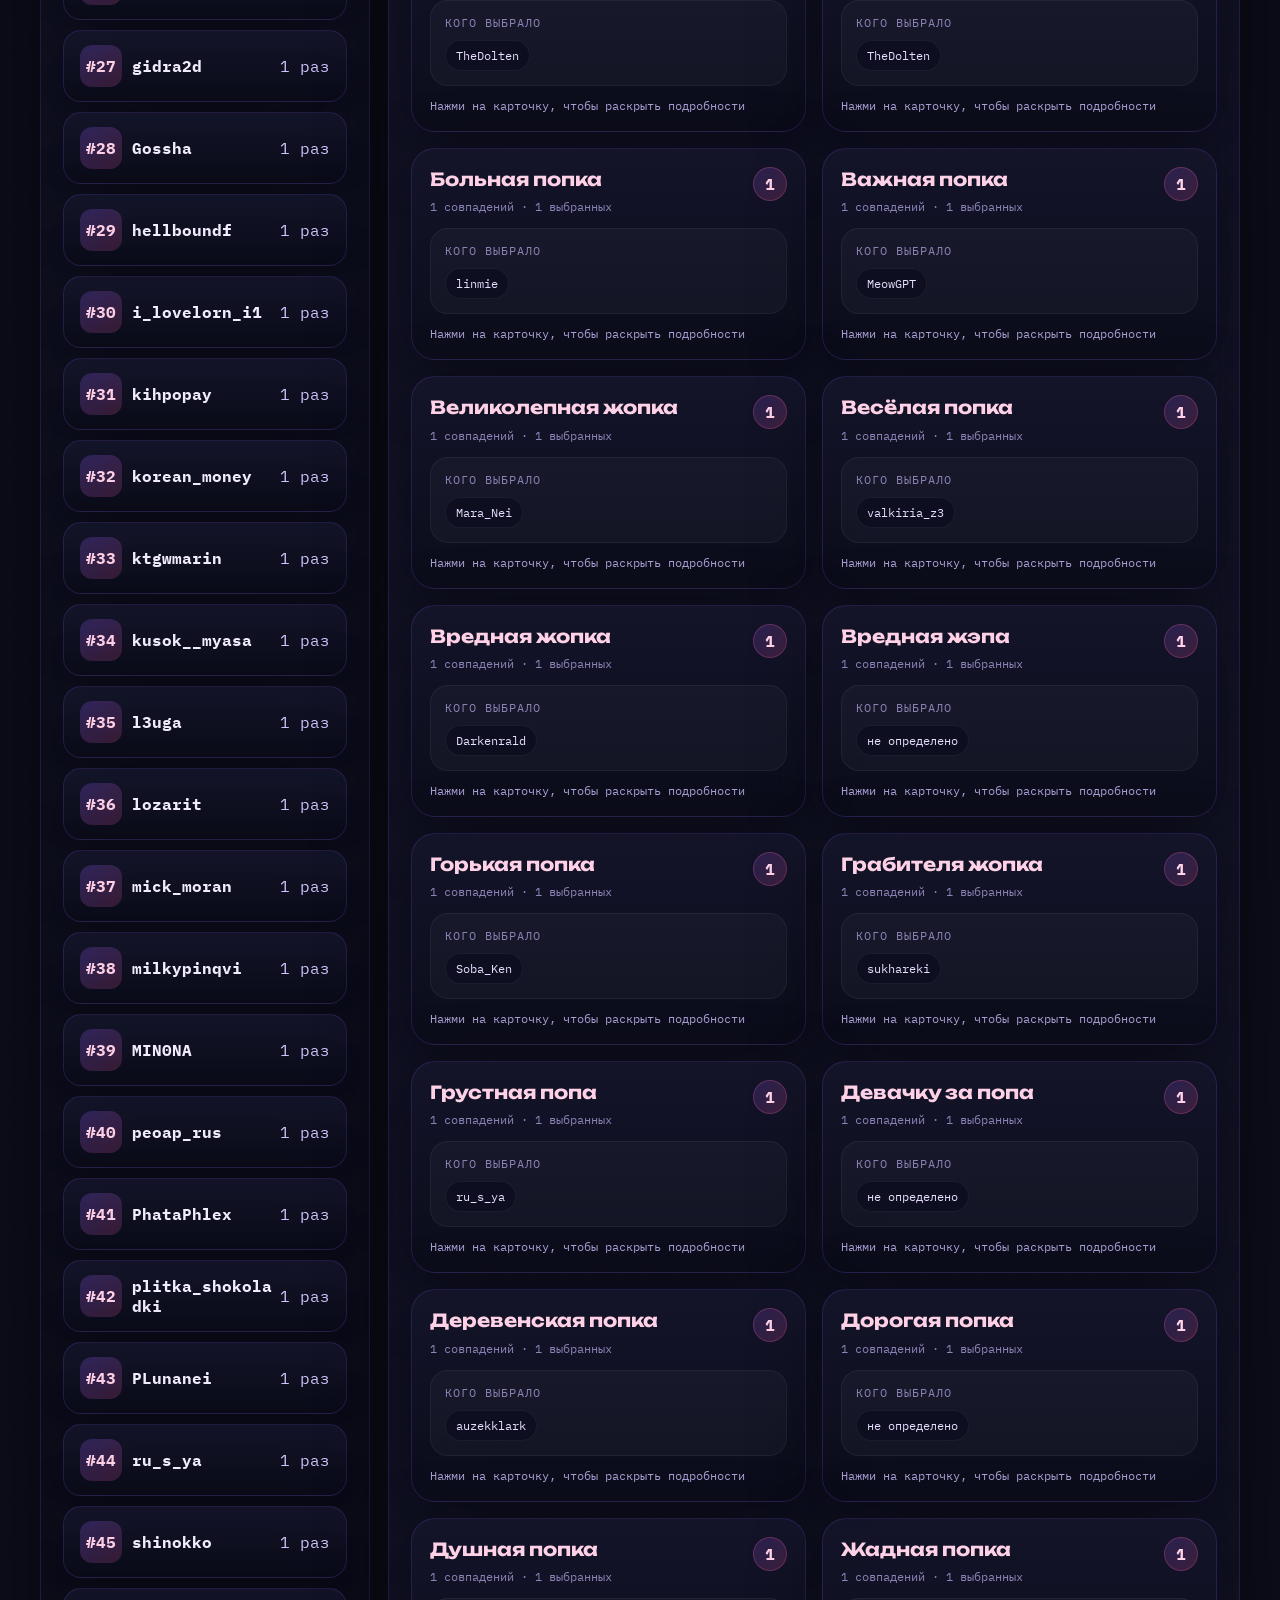
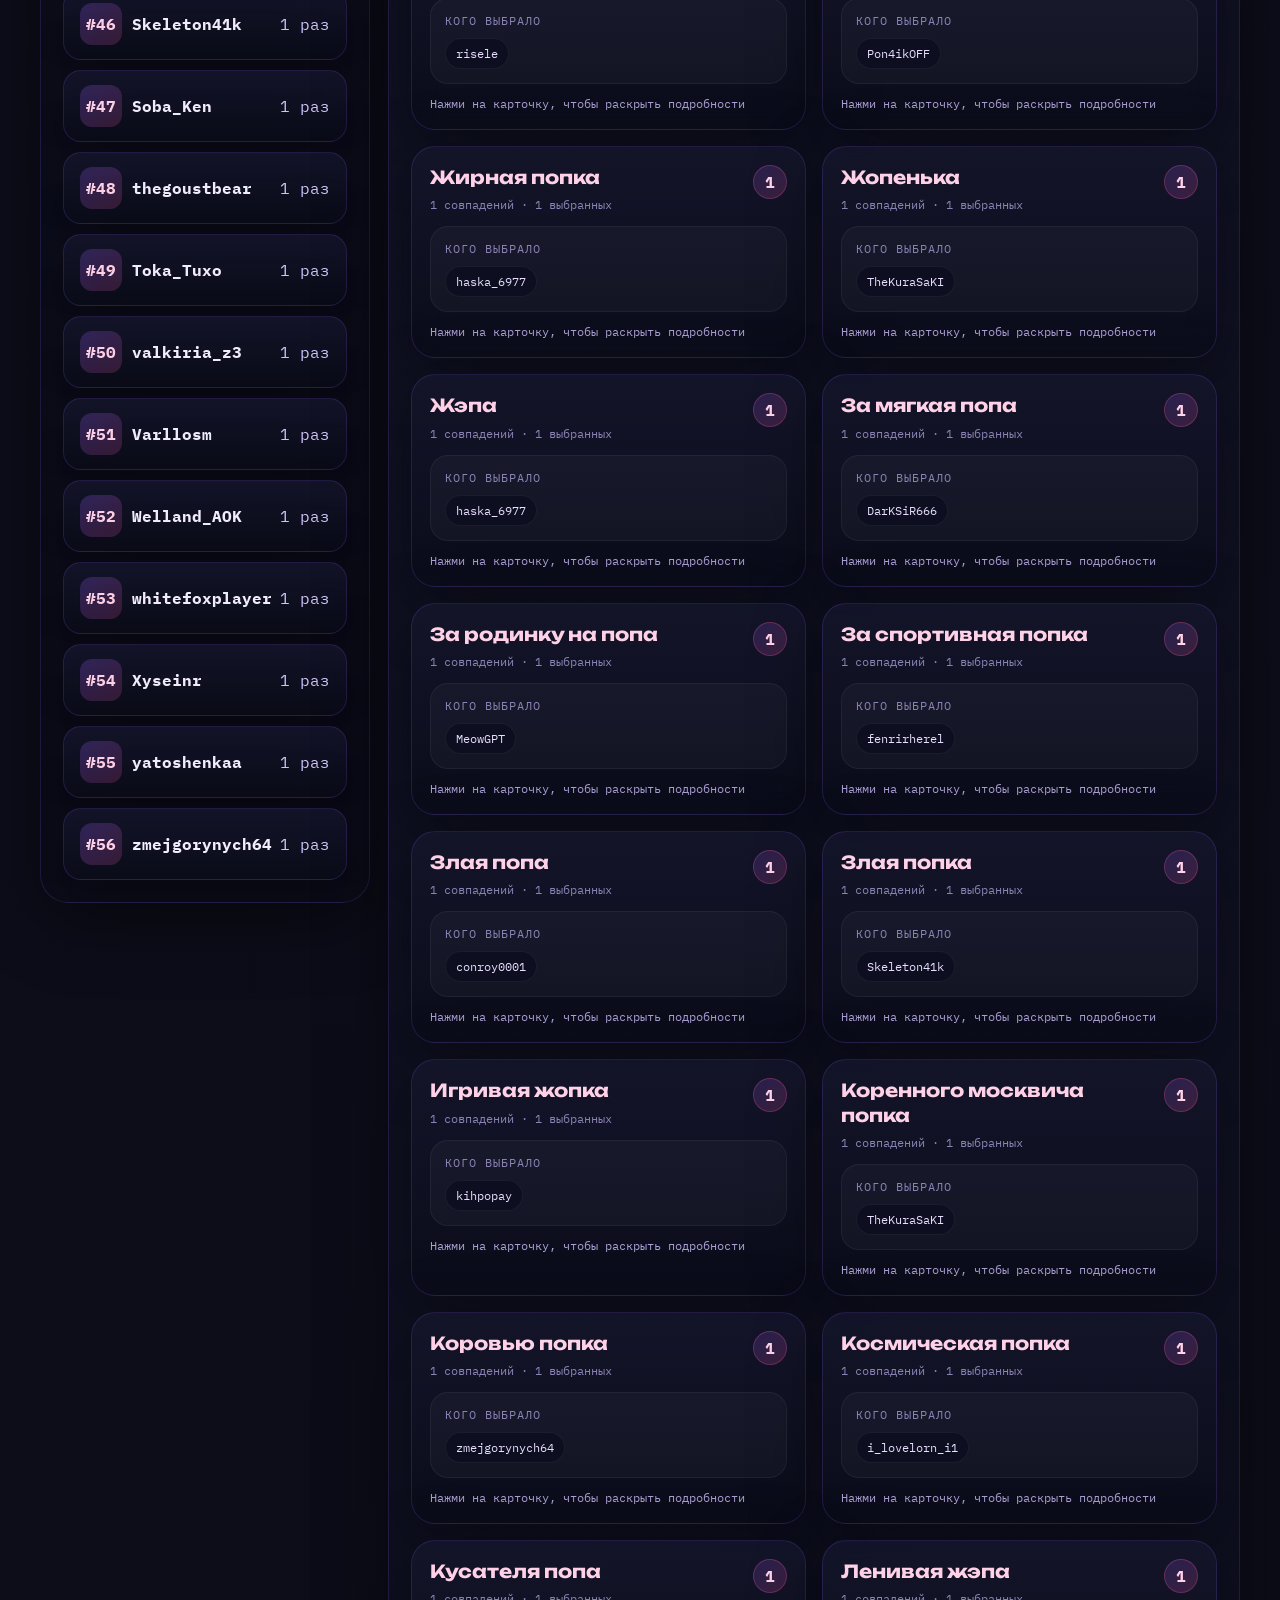
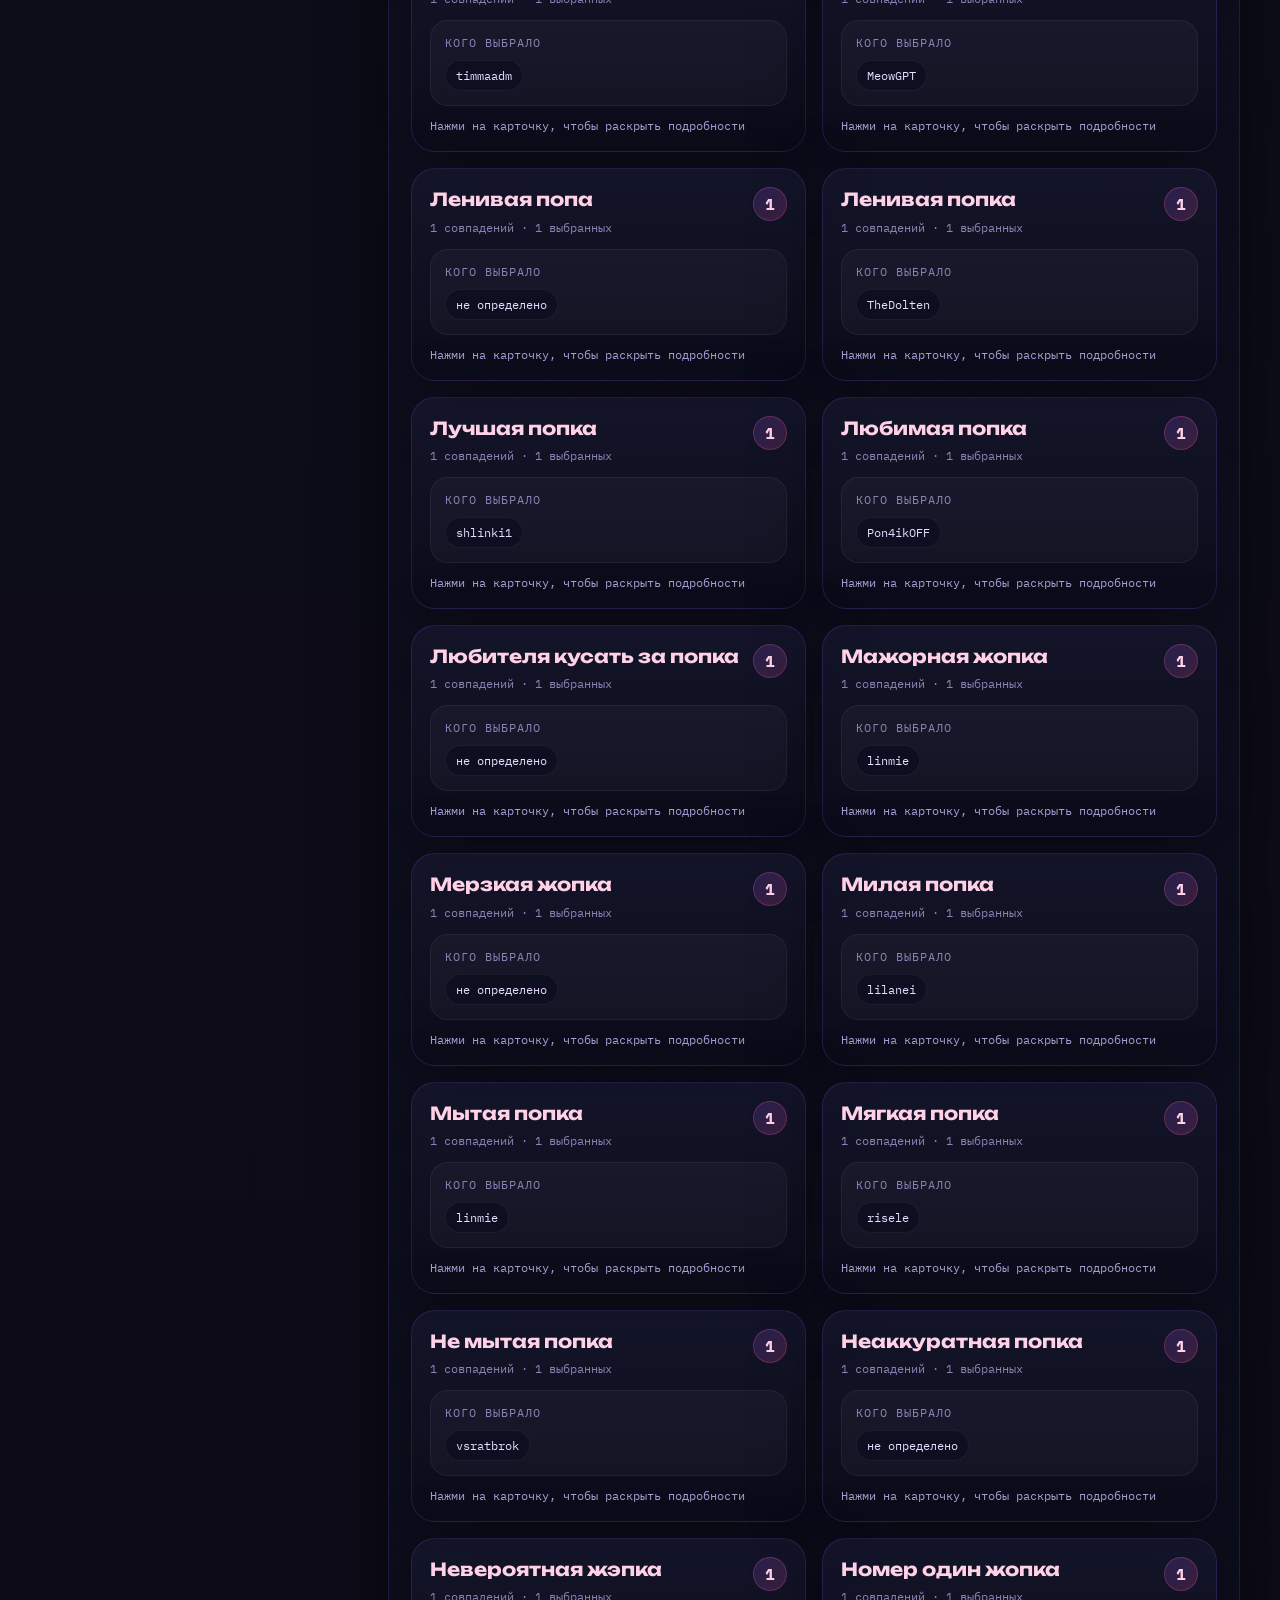
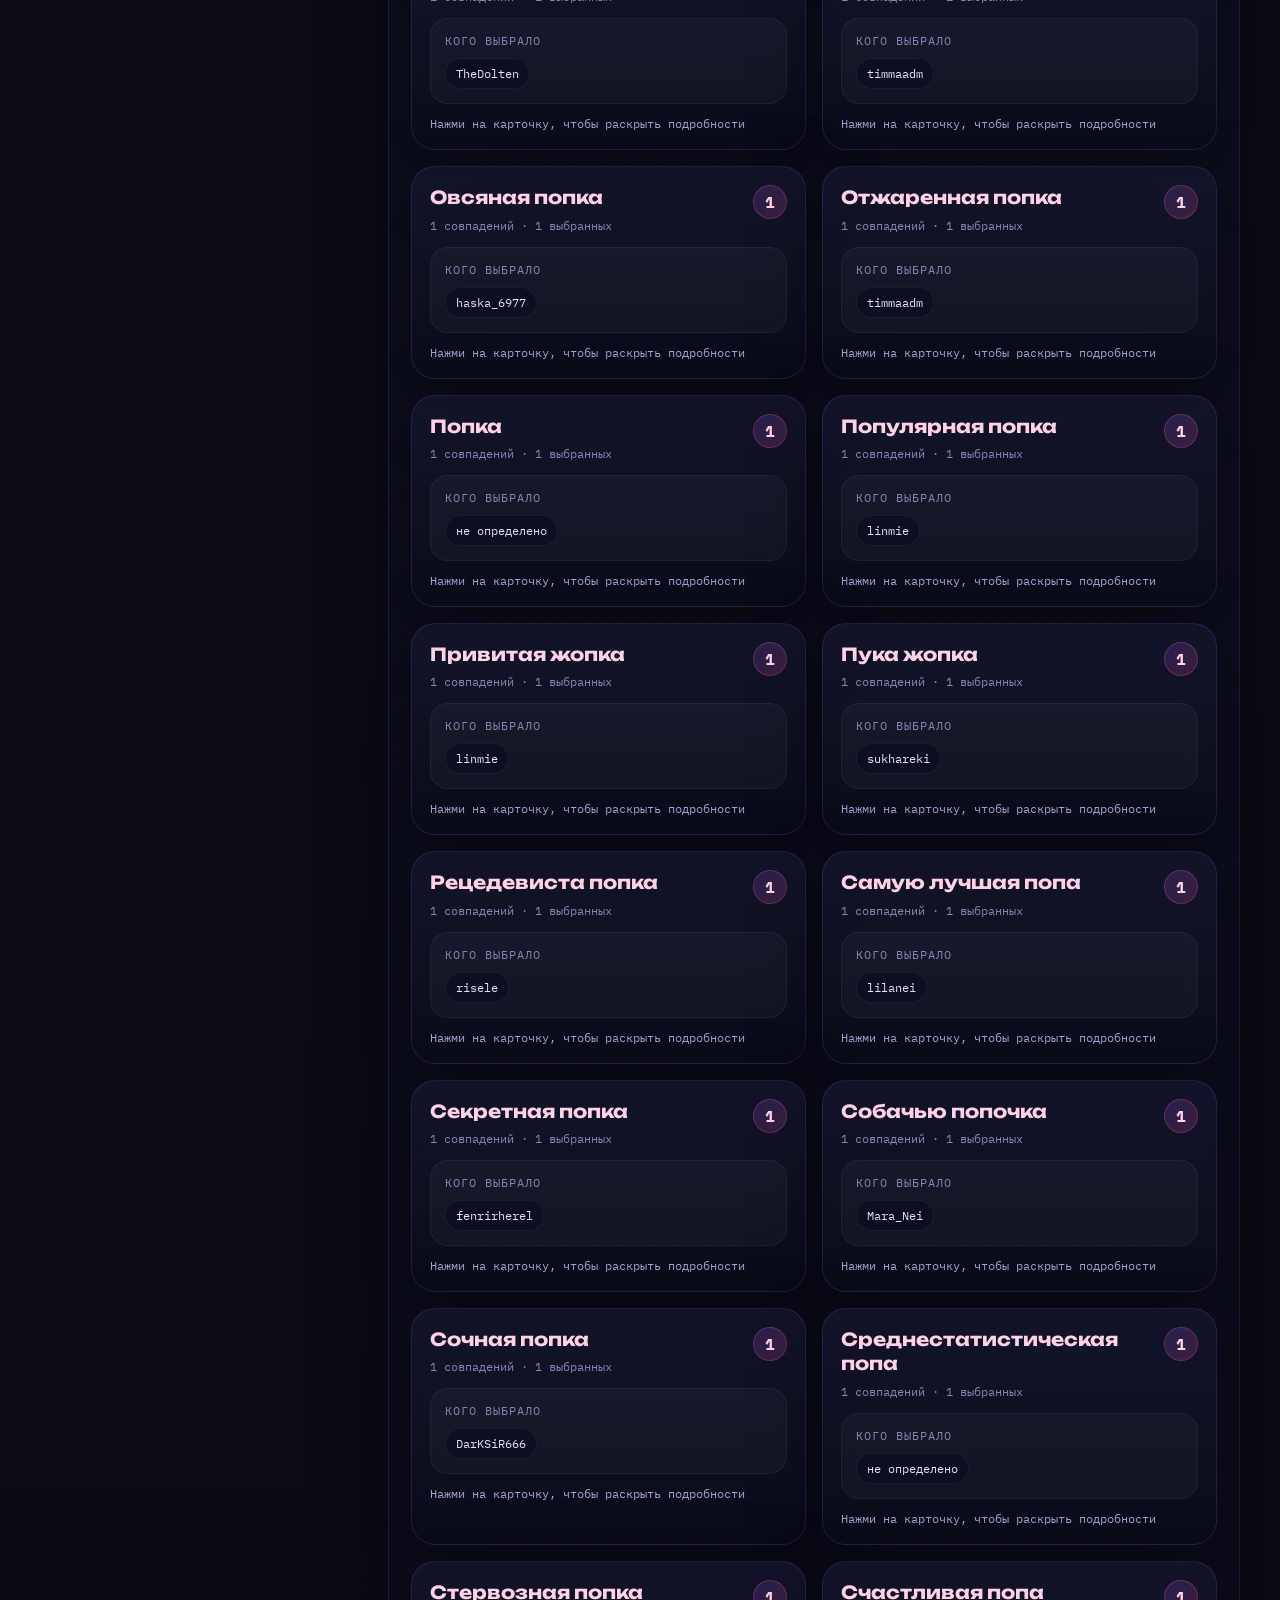
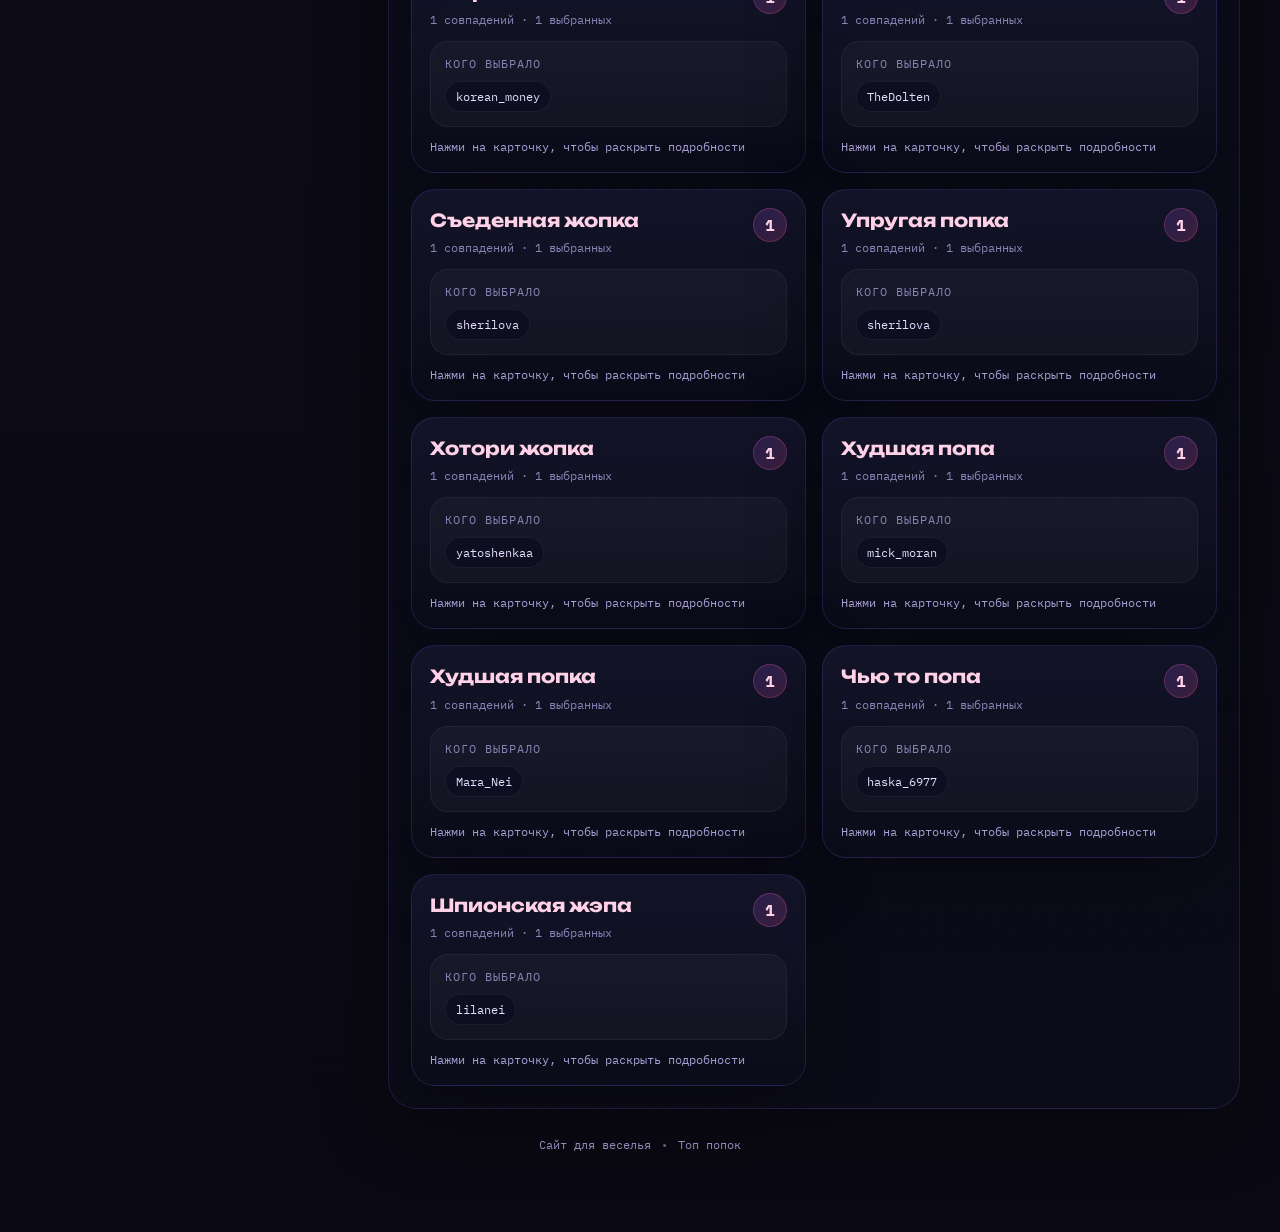
<file: popki.html>
<!doctype html>
<html lang="ru">
<head>
  <meta charset="utf-8" />
  <meta name="viewport" content="width=device-width, initial-scale=1" />
  <title>🍑 Топ попок</title>
  <link rel="preconnect" href="https://fonts.googleapis.com">
  <link rel="preconnect" href="https://fonts.gstatic.com" crossorigin>
  <link href="https://fonts.googleapis.com/css2?family=Unbounded:wght@400;700;900&family=IBM+Plex+Mono:wght@400;500;700&display=swap" rel="stylesheet">
  <link rel="stylesheet" href="style.css" />
</head>
<body data-page="popki" data-file="data/popki_site_data.json" data-active="popki">
  <div class="bg-orb orb-1"></div>
  <div class="bg-orb orb-2"></div>
  <div class="bg-grid"></div>

  <button id="musicToggle" class="music-toggle" type="button" title="Музыка" aria-label="Включить или выключить музыку">🎵</button>
  <audio id="bgMusic" src="assets/music.mp3" loop preload="auto"></audio>

  <main class="wrap">
    <header class="hero">
      <div class="hero-topline">
        <span class="eyebrow">Twitch chat stats</span>
        <nav class="nav site-nav" aria-label="Навигация по сайту">
          <a href="index.html">Все куси</a>
          <a class="active" href="popki.html">Попки</a>
          <a href="schedule.html">Расписание</a>
          <a href="romance.html">Романс</a>
          <a href="gallery.html">Галерея</a>
          <a class="achievements-nav-link" href="achievements.html" title="Нужно войти через Twitch">Достижения</a>
        </nav>
      </div>

      <div class="hero-card">
        <div class="hero-icon">🍑</div>
        <div class="hero-copy">
          <h1>Топ попок</h1>
          <p class="sub">Отдельная страница с командами <b>!кусь</b>, где фигурируют попки, жопки и другие нужные формы.</p>
          <div class="hero-tags">
            <span class="tag">Попки / жопки</span>
            <span class="tag">Отдельный рейтинг</span>
            <span class="tag">Подробные карточки</span>
          </div>
        </div>

        <section class="auth-panel hero-auth" id="authPanel">
          <div class="auth-left">
            <div class="auth-kicker">Twitch вход</div>
            <div class="auth-title" id="authTitle">Найди себя в топе</div>
            <div class="auth-sub" id="authStatus">После входа подсвечу твой ник и покажу место.</div>
          </div>
          <div class="auth-actions">
            <button id="loginTwitch" type="button">Войти через Twitch</button>
            <button id="logoutTwitch" class="ghost-btn" type="button" hidden>Выйти</button>
          </div>
        </section>
      </div>
    </header>

    <section class="meta-grid">
      <article class="meta-card">
        <span class="meta-label">Источник</span>
        <div class="meta-value" id="sourceName">Загрузка...</div>
      </article>
    </section>
    <section class="stats">
      <div class="stat">
        <span class="stat-kicker">Всего</span>
        <b id="total">0</b>
        <span>кусей попки</span>
      </div>
      <div class="stat">
        <span class="stat-kicker">Виды</span>
        <b id="groups">0</b>
        <span>видов попок</span>
      </div>
      <div class="stat">
        <span class="stat-kicker">Выборы</span>
        <b id="leaders">0</b>
        <span>уникальных выбранных</span>
      </div>
    </section>

    <section class="panel controls-panel">
      <div class="panel-head controls-head">
        <div>
          <h2>🔎 Поиск и сортировка</h2>
          <p class="panel-sub">Ищи по попке, команде, выбранному пользователю или тому, кто кусал.</p>
        </div>
        <div class="controls">
          <input id="search" placeholder="поиск по нику, команде, попке..." />
          <select id="sort">
            <option value="count">По количеству</option>
            <option value="name">По названию</option>
            <option value="time">По времени первого сообщения</option>
            <option value="chosen">По числу выбранных</option>
          </select>
          <button id="toggleDetails" type="button">Показать детали</button>
        </div>
      </div>
    </section>

    <section class="content-grid">
      <section class="panel panel-side">
        <div class="panel-head compact">
          <h2>🏆 Топ выбранных</h2>
        </div>
        <div id="top" class="top-list"></div>
      </section>

      <section class="panel panel-main">
        <div class="panel-head compact">
          <h2>🍑 Какие попки есть</h2>
          <span class="mini-note">Нажми на карточку для раскрытия</span>
        </div>
        <div id="message"></div>
        <div id="items" class="grid"></div>
      </section>
    </section>

    <footer class="footer">
      <span>Сайт для веселья
      </span>
      <span class="footer-dot">•</span>
      <span>Топ попок</span>
    </footer>
  </main>


  <div id="d20Widget" class="d20-widget" title="Бросить d20" aria-label="Бросить d20">
    <div id="d20Bubble" class="d20-bubble">Скоро будет</div>

    <button id="d20Dice" class="d20-dice d20-clean" type="button" aria-label="Бросить d20">
      <svg class="d20-svg" viewBox="0 0 200 200" aria-hidden="true">
        <!-- светлый d20 с увеличенной центральной гранью -->
        <polygon points="100,12 180,58 178,138 100,188 22,138 20,58"
                 fill="#f7f9ff" stroke="#0d0f1d" stroke-width="5" stroke-linejoin="round"/>

        <polygon points="100,12 180,58 122,58" fill="#e8eeff" stroke="#0d0f1d" stroke-width="4" stroke-linejoin="round"/>
        <polygon points="100,12 78,58 20,58" fill="#f3f6ff" stroke="#0d0f1d" stroke-width="4" stroke-linejoin="round"/>
        <polygon points="78,58 100,12 122,58" fill="#eef3ff" stroke="#0d0f1d" stroke-width="4" stroke-linejoin="round"/>

        <polygon points="20,58 78,58 42,138 22,138" fill="#e1e8fb" stroke="#0d0f1d" stroke-width="4" stroke-linejoin="round"/>
        <polygon points="122,58 180,58 178,138 158,138" fill="#dce5fb" stroke="#0d0f1d" stroke-width="4" stroke-linejoin="round"/>

        <!-- центральная грань специально крупнее, число только здесь -->
        <polygon class="d20-center-face" points="78,58 122,58 158,138 100,172 42,138"
                 fill="#ffffff" stroke="#0d0f1d" stroke-width="5" stroke-linejoin="round"/>

        <polygon points="22,138 42,138 100,188" fill="#d6e0f5" stroke="#0d0f1d" stroke-width="4" stroke-linejoin="round"/>
        <polygon points="158,138 178,138 100,188" fill="#d6e0f5" stroke="#0d0f1d" stroke-width="4" stroke-linejoin="round"/>
        <polygon points="42,138 100,172 158,138 100,188" fill="#edf2ff" stroke="#0d0f1d" stroke-width="4" stroke-linejoin="round"/>

        <text id="d20Main" class="d20-svg-number" x="100" y="122" text-anchor="middle">20</text>
      </svg>
    </button>
  </div>

  <div id="petCat" class="pet-cat" title="Погладить кота" aria-label="Погладить кота" role="button" tabindex="0">
    <div class="cat-bubble" id="catBubble">мяу</div>
    <div class="cat-body">
      <div class="cat-ear cat-ear-left"></div>
      <div class="cat-ear cat-ear-right"></div>
      <div class="cat-face">
        <span class="cat-eye"></span>
        <span class="cat-eye"></span>
        <span class="cat-mouth">ω</span>
      </div>
      <div class="cat-paw cat-paw-left"></div>
      <div class="cat-paw cat-paw-right"></div>
      <div class="cat-tail"></div>
    </div>
    <div class="cat-count" id="catCount">0</div>
  </div>
  <audio id="catPurrSound" src="assets/purr.mp3" preload="auto"></audio>

  <script src="script.js?v=1781295503"></script>
</body>
</html>
</file>
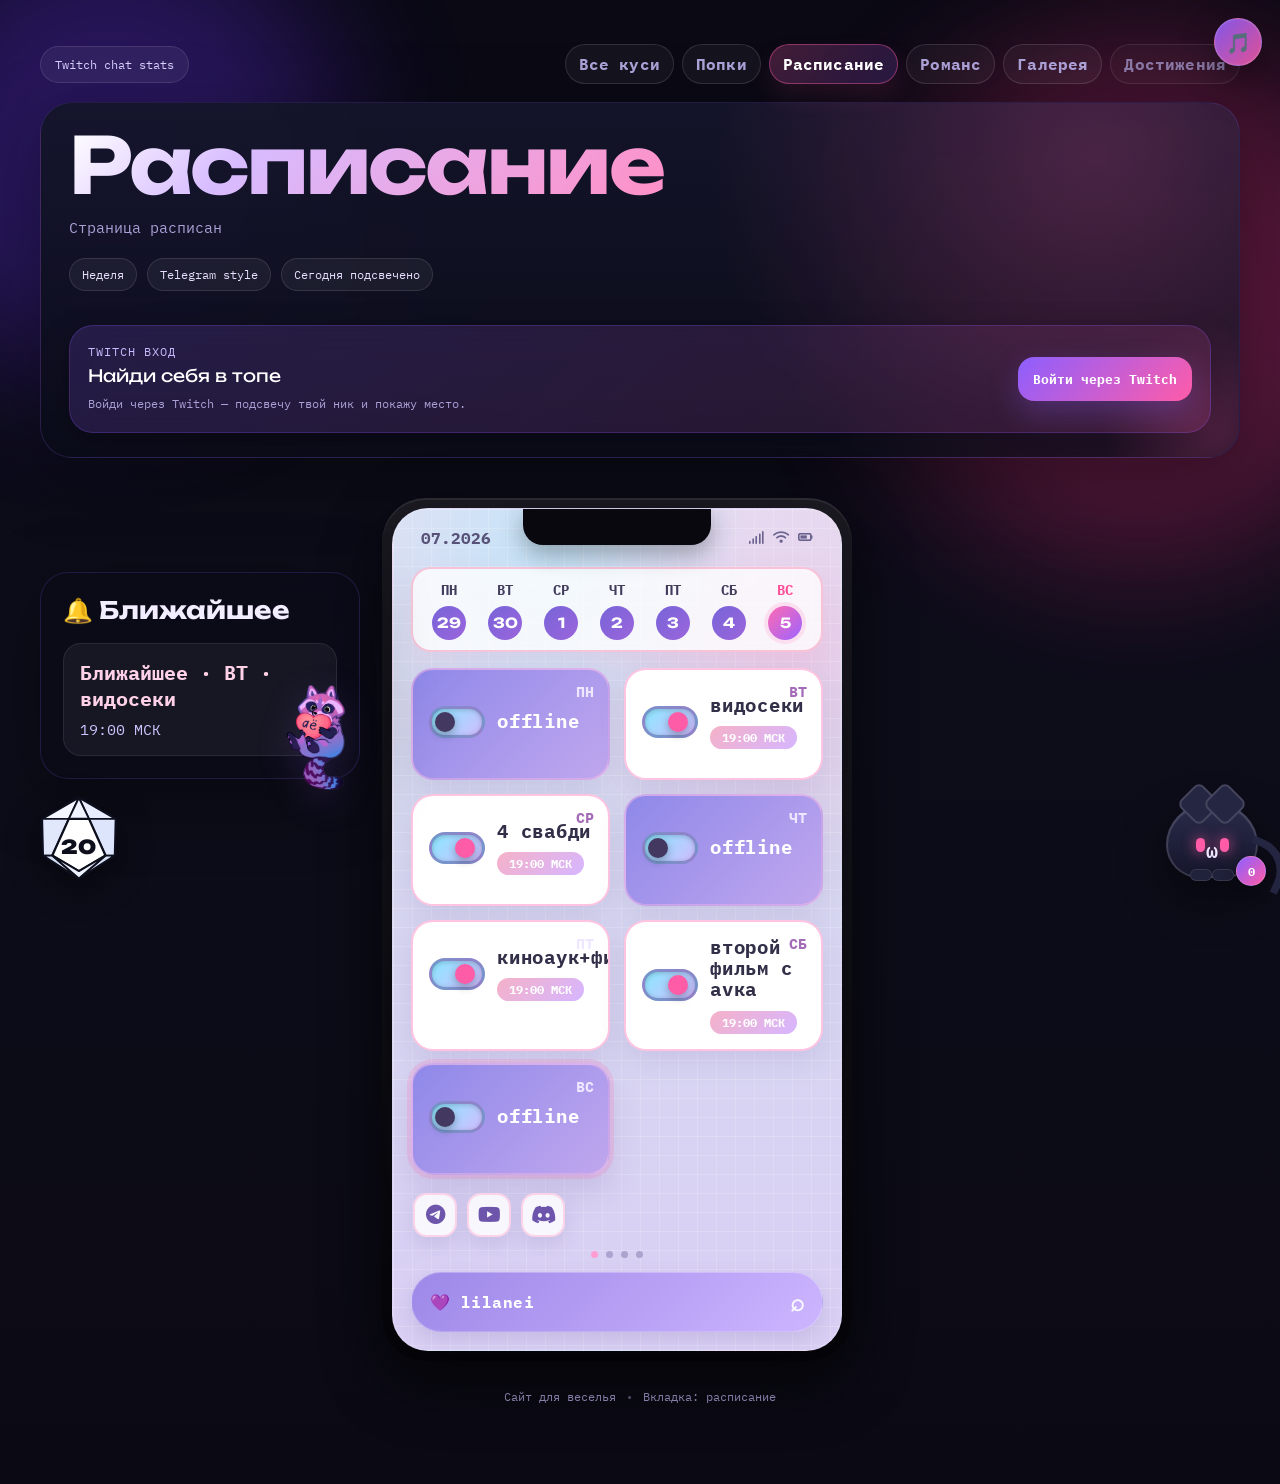
<file: schedule.html>
<!doctype html>
<html lang="ru">
<head>
  <meta charset="utf-8" />
  <meta name="viewport" content="width=device-width, initial-scale=1" />
  <title>📅 Расписание</title>
  <link rel="preconnect" href="https://fonts.googleapis.com">
  <link rel="preconnect" href="https://fonts.gstatic.com" crossorigin>
  <link href="https://fonts.googleapis.com/css2?family=Unbounded:wght@400;700;900&family=IBM+Plex+Mono:wght@400;500;700&display=swap" rel="stylesheet">
  <link rel="stylesheet" href="style.css" />
  <link rel="stylesheet" href="https://cdnjs.cloudflare.com/ajax/libs/font-awesome/6.5.2/css/all.min.css">
</head>
<body data-page="schedule" data-file="data/schedule.json" data-active="schedule">
  <div class="bg-orb orb-1"></div>
  <div class="bg-orb orb-2"></div>
  <div class="bg-grid"></div>

  <button id="musicToggle" class="music-toggle" type="button" title="Музыка" aria-label="Включить или выключить музыку">🎵</button>
  <audio id="bgMusic" src="assets/music.mp3" loop preload="auto"></audio>

  <main class="wrap schedule-page-wrap">
    <header class="hero schedule-hero">
      <div class="hero-topline">
        <span class="eyebrow">Twitch chat stats</span>
        <nav class="nav site-nav" aria-label="Навигация по сайту">
          <a href="index.html">Все куси</a>
          <a href="popki.html">Попки</a>
          <a class="active" href="schedule.html">Расписание</a>
          <a href="romance.html">Романс</a>
          <a href="gallery.html">Галерея</a>
          <a class="achievements-nav-link" href="achievements.html" title="Нужно войти через Twitch">Достижения</a>
        </nav>
      </div>

      <div class="hero-card schedule-hero-card schedule-hero-card--compact">
        <div class="hero-copy">
          <h1>Расписание</h1>
          <p class="sub">Страница расписан</p>
          <div class="hero-tags">
            <span class="tag">Неделя</span>
            <span class="tag">Telegram style</span>
            <span class="tag">Сегодня подсвечено</span>
          </div>
        </div>
        
        <section class="auth-panel hero-auth" id="authPanel">
          <div class="auth-left">
            <div class="auth-kicker">Twitch вход</div>
            <div class="auth-title" id="authTitle">Нужна авторизация</div>
            <div class="auth-sub" id="authStatus">Войди через Twitch, чтобы сайт узнал твой ник.</div>
          </div>
          <div class="auth-actions">
            <button id="loginTwitch" type="button">Войти через Twitch</button>
            <button id="logoutTwitch" class="ghost-btn" type="button" hidden>Выйти</button>
          </div>
        </section>
      </div>
    </header>

    <section class="schedule-stage">
      <!-- <div class="schedule-stage-art">
        <img class="schedule-girl-art" src="assets/schedule_girl.png" alt="" />
      </div> -->

      <div class="schedule-stage-grid">
        <aside class="schedule-side-panels">
          <div class="panel schedule-next-panel schedule-floating-panel">
            <div class="panel-head compact">
              <h2>🔔 Ближайшее</h2>
            </div>
            <div id="scheduleNext" class="schedule-next">Пока неизвестно</div>
          </div><img class="schedule-raccoon" src="assets/schedule_raccoon.png" alt="" />
        </aside>

        <div class="schedule-phone-frame">
          <div class="schedule-phone">
            <div class="schedule-phone-top">
              <span id="scheduleMonth">06.2026</span>
              <span class="phone-status"><i class="fa-solid fa-signal"></i> <i class="fa-solid fa-wifi"></i> <i class="fa-solid fa-battery-three-quarters"></i></span>
            
            </div>

            <div class="week-strip" id="scheduleWeekStrip"></div> 

            <div class="schedule-board" id="scheduleBoard">
              <div class="schedule-loading">Загрузка расписания...</div>
              
            </div>
            
           

            <div class="schedule-social-row">
              <a href="https://t.me/lilanei" aria-label="Telegram"><i class="fa-brands fa-telegram"></i></a>
              <a href="https://www.youtube.com/@lilanei" aria-label="YouTube"><i class="fa-brands fa-youtube"></i></a>
              <a href="https://discord.com/invite/sZ5TtS2" aria-label="Discord"><i class="fa-brands fa-discord"></i></a>
            </div>

            <div class="schedule-dots">
              <span></span><span></span><span></span><span></span>
            </div>

            <div class="schedule-bottom">
              <span class="schedule-brand">💜 lilanei</span>
              <span class="schedule-search">⌕</span>
            </div>
          </div>
        </div>
      </div>
    </section>

    <footer class="footer">
      <span>Сайт для веселья</span>
      <span class="footer-dot">•</span>
      <span>Вкладка: расписание</span>
    </footer>
  </main>

  <div id="d20Widget" class="d20-widget" title="Бросить d20" aria-label="Бросить d20">
    <div id="d20Bubble" class="d20-bubble">Скоро будет</div>

    <button id="d20Dice" class="d20-dice d20-clean" type="button" aria-label="Бросить d20">
      <svg class="d20-svg" viewBox="0 0 200 200" aria-hidden="true">
        <polygon points="100,12 180,58 178,138 100,188 22,138 20,58" fill="#f7f9ff" stroke="#0d0f1d" stroke-width="5" stroke-linejoin="round"/>
        <polygon points="100,12 180,58 122,58" fill="#e8eeff" stroke="#0d0f1d" stroke-width="4" stroke-linejoin="round"/>
        <polygon points="100,12 78,58 20,58" fill="#f3f6ff" stroke="#0d0f1d" stroke-width="4" stroke-linejoin="round"/>
        <polygon points="78,58 100,12 122,58" fill="#eef3ff" stroke="#0d0f1d" stroke-width="4" stroke-linejoin="round"/>
        <polygon points="20,58 78,58 42,138 22,138" fill="#e1e8fb" stroke="#0d0f1d" stroke-width="4" stroke-linejoin="round"/>
        <polygon points="122,58 180,58 178,138 158,138" fill="#dce5fb" stroke="#0d0f1d" stroke-width="4" stroke-linejoin="round"/>
        <polygon class="d20-center-face" points="78,58 122,58 158,138 100,172 42,138" fill="#ffffff" stroke="#0d0f1d" stroke-width="5" stroke-linejoin="round"/>
        <polygon points="22,138 42,138 100,188" fill="#d6e0f5" stroke="#0d0f1d" stroke-width="4" stroke-linejoin="round"/>
        <polygon points="158,138 178,138 100,188" fill="#d6e0f5" stroke="#0d0f1d" stroke-width="4" stroke-linejoin="round"/>
        <polygon points="42,138 100,172 158,138 100,188" fill="#edf2ff" stroke="#0d0f1d" stroke-width="4" stroke-linejoin="round"/>
        <text id="d20Main" class="d20-svg-number" x="100" y="122" text-anchor="middle">20</text>
      </svg>
    </button>
  </div>

  <div id="petCat" class="pet-cat" title="Погладить кота" aria-label="Погладить кота" role="button" tabindex="0">
    <div class="cat-bubble" id="catBubble">мяу</div>
    <div class="cat-body">
      <div class="cat-ear cat-ear-left"></div>
      <div class="cat-ear cat-ear-right"></div>
      <div class="cat-face">
        <span class="cat-eye"></span>
        <span class="cat-eye"></span>
        <span class="cat-mouth">ω</span>
      </div>
      <div class="cat-paw cat-paw-left"></div>
      <div class="cat-paw cat-paw-right"></div>
      <div class="cat-tail"></div>
    </div>
    <div class="cat-count" id="catCount">0</div>
  </div>
  <audio id="catPurrSound" src="assets/purr.mp3" preload="auto"></audio>

  <script src="script.js?v=1781295503"></script>
</body>
</html>
</file>
<file: style.css>
*{box-sizing:border-box}
:root{
  --bg:#090813;
  --panel:#111225cc;
  --panel-2:#17192fcc;
  --card:#131529dd;
  --line:#2c2f58;
  --line-soft:#3f4378;
  --text:#f3eeff;
  --muted:#aba0d6;
  --muted-2:#8b83b5;
  --pink:#ff5ca8;
  --violet:#8d5fff;
  --cyan:#7ce7ff;
  --shadow:0 18px 70px rgba(0,0,0,.35);
  --shadow-soft:0 8px 30px rgba(0,0,0,.25);
}
html{scroll-behavior:smooth}
body{
  margin:0;
  min-height:100vh;
  position:relative;
  overflow-x:hidden;
  background:linear-gradient(180deg,#0a0914 0%, #0d0d1a 45%, #0b0a14 100%);
  color:var(--text);
  font-family:'IBM Plex Mono',monospace;
}
.bg-orb{position:fixed;filter:blur(70px);border-radius:50%;pointer-events:none;opacity:.3;z-index:0}
.orb-1{width:460px;height:460px;left:-120px;top:-80px;background:#6d33ff}
.orb-2{width:520px;height:520px;right:-120px;top:40px;background:#ff3388}
.bg-grid{position:fixed;inset:0;background:
  linear-gradient(rgba(255,255,255,.03) 1px, transparent 1px),
  linear-gradient(90deg, rgba(255,255,255,.03) 1px, transparent 1px);
  background-size:32px 32px; mask-image:linear-gradient(180deg,rgba(0,0,0,.35),rgba(0,0,0,0));
  pointer-events:none; opacity:.25; z-index:0}
.wrap{position:relative;z-index:1;max-width:1240px;margin:0 auto;padding:32px 20px 80px}
.hero{padding:12px 0 22px}
.hero-topline{display:flex;justify-content:space-between;gap:18px;align-items:center;flex-wrap:wrap;margin-bottom:18px}
.eyebrow{display:inline-flex;align-items:center;gap:8px;padding:10px 14px;border:1px solid #ffffff1b;border-radius:999px;background:rgba(255,255,255,.06);color:#d6cfff;font-size:12px;backdrop-filter:blur(14px)}
.hero-card,
.meta-card,
.stat,
.panel,
.card,
.leader{
  border:1px solid rgba(141,95,255,.18);
  background:linear-gradient(180deg, rgba(20,21,42,.92), rgba(11,12,25,.88));
  backdrop-filter:blur(14px);
  box-shadow:var(--shadow);
}
.hero-card{display:grid;grid-template-columns:auto minmax(0,1fr) minmax(300px,380px);gap:22px;align-items:center;padding:28px;border-radius:32px;overflow:hidden;position:relative}
.hero-card::after{content:"";position:absolute;inset:auto -80px -80px auto;width:220px;height:220px;background:radial-gradient(circle,rgba(255,92,168,.22),transparent 68%);pointer-events:none}
.hero-icon{width:96px;height:96px;display:grid;place-items:center;font-size:48px;border-radius:28px;background:linear-gradient(135deg,rgba(141,95,255,.28),rgba(255,92,168,.22));border:1px solid rgba(255,255,255,.1);box-shadow:inset 0 1px 0 rgba(255,255,255,.08)}
h1,h2,h3{font-family:'Unbounded',sans-serif;margin:0}
h1{font-size:clamp(40px,7vw,78px);line-height:.92;letter-spacing:-.03em;background:linear-gradient(135deg,#ffffff 0%,#d7bcff 30%,#ff8fc6 100%);-webkit-background-clip:text;-webkit-text-fill-color:transparent}
.sub{margin:14px 0 0;color:var(--muted);font-size:15px;line-height:1.7;max-width:820px}
.hero-tags{display:flex;flex-wrap:wrap;gap:10px;margin-top:18px}
.tag{padding:8px 12px;border-radius:999px;border:1px solid rgba(255,255,255,.11);background:rgba(255,255,255,.05);color:#e8deff;font-size:12px}
.nav{display:flex;gap:10px;justify-content:center;flex-wrap:wrap}
.nav a{color:var(--text);text-decoration:none;border:1px solid rgba(141,95,255,.25);background:rgba(12,13,28,.88);border-radius:999px;padding:11px 16px;transition:.18s ease}
.nav a:hover{transform:translateY(-1px);border-color:rgba(255,92,168,.4);box-shadow:var(--shadow-soft)}
.nav a.active{border-color:rgba(255,92,168,.55);background:linear-gradient(135deg,rgba(141,95,255,.18),rgba(255,92,168,.18));color:#fff}
.meta-grid{display:flex;justify-content:center;margin:16px 0 22px}
.meta-card{width:min(560px,100%);padding:18px 20px;border-radius:24px;min-height:110px;text-align:center}
.meta-label{display:block;font-size:12px;letter-spacing:.08em;text-transform:uppercase;color:var(--muted-2);margin-bottom:10px}
.meta-value{font-size:14px;line-height:1.6;word-break:break-word;color:#f7f3ff}
.meta-value a{color:#ffc2de;text-decoration:none;border-bottom:1px dashed rgba(255,194,222,.4)}
.meta-value a:hover{color:white;border-bottom-color:white}
.meta-value code{background:#0d0f20;padding:4px 8px;border-radius:8px;border:1px solid rgba(255,255,255,.08)}

.auth-panel{display:flex;justify-content:space-between;align-items:center;gap:18px;margin:0;padding:18px;border-radius:24px;border:1px solid rgba(145,85,255,.24);background:linear-gradient(135deg,rgba(141,95,255,.18),rgba(255,92,168,.12));box-shadow:var(--shadow-soft);backdrop-filter:blur(14px)}
.hero-auth{justify-self:end;width:100%;position:relative;z-index:2}.hero-auth .auth-actions{justify-content:flex-end}.hero-auth button{white-space:nowrap}
.auth-kicker{font-size:12px;color:#c8baff;text-transform:uppercase;letter-spacing:.08em;margin-bottom:6px}.auth-title{font-family:'Unbounded',sans-serif;font-size:17px;line-height:1.35;color:#fff}.auth-sub{margin-top:7px;color:var(--muted);font-size:12px;line-height:1.55}.auth-actions{display:flex;gap:10px;flex-wrap:wrap;justify-content:flex-end}.ghost-btn{background:#0b0c19;border:1px solid rgba(255,255,255,.12);box-shadow:none;color:#e8deff}.ghost-btn:hover{border-color:rgba(255,92,168,.45)}
.leader.is-me{border-color:rgba(255,92,168,.75);background:linear-gradient(135deg,rgba(255,92,168,.22),rgba(141,95,255,.18));box-shadow:0 0 0 1px rgba(255,92,168,.25),0 18px 50px rgba(255,92,168,.18)}.leader.is-me .rank{background:linear-gradient(135deg,var(--pink),var(--violet));color:#fff}.leader.is-me .name::after{content:"  ← это ты";color:#ffd4e8;font-size:12px;font-weight:700}.user-chip.is-me{border-color:rgba(255,92,168,.65);background:rgba(255,92,168,.18);color:#ffd4e8}.item .is-me-text{color:#ffd4e8;text-shadow:0 0 18px rgba(255,92,168,.45)}

.stats{display:grid;grid-template-columns:repeat(3,1fr);gap:16px;margin:0 0 22px}.stat{padding:24px;border-radius:28px;text-align:left;position:relative;overflow:hidden}.stat::before{content:"";position:absolute;right:-20px;bottom:-20px;width:120px;height:120px;border-radius:50%;background:radial-gradient(circle, rgba(141,95,255,.18), transparent 68%)}.stat-kicker{display:block;color:#c2b5ff;font-size:12px;letter-spacing:.08em;text-transform:uppercase}.stat b{display:block;font-family:'Unbounded',sans-serif;font-size:46px;margin:12px 0 8px;background:linear-gradient(135deg,var(--violet),var(--pink));-webkit-background-clip:text;-webkit-text-fill-color:transparent}.stat span:last-child{font-size:13px;color:var(--muted)}
.panel{padding:22px;border-radius:28px;margin-top:18px}
.panel-head{display:flex;gap:14px;align-items:center;justify-content:space-between;margin-bottom:18px}.panel-head.compact{align-items:flex-start}.panel-head h2{font-size:24px}.panel-sub{margin:8px 0 0;color:var(--muted);font-size:13px;line-height:1.6}.mini-note{font-size:12px;color:var(--muted-2)}
.controls-head{align-items:flex-start}.controls{display:flex;gap:10px;flex-wrap:wrap;justify-content:flex-end}
input,select,button{background:#0b0c19;color:var(--text);border:1px solid rgba(141,95,255,.3);border-radius:16px;padding:13px 15px;font-family:inherit;outline:none;transition:.18s ease}input::placeholder{color:#8c84b5}input:focus,select:focus{border-color:rgba(255,92,168,.55);box-shadow:0 0 0 4px rgba(255,92,168,.12)}input{min-width:320px}button{cursor:pointer;background:linear-gradient(135deg,var(--violet),var(--pink));border:0;font-weight:700;color:#fff;box-shadow:0 12px 30px rgba(141,95,255,.28)}button:hover{transform:translateY(-1px);filter:brightness(1.04)}
.content-grid{display:grid;grid-template-columns:330px minmax(0,1fr);gap:18px;align-items:start}
.panel-side{position:static}
.top-list{display:grid;gap:10px}.leader{display:flex;align-items:center;justify-content:space-between;padding:14px 16px;border-radius:18px}.leader-left{display:flex;align-items:center;gap:10px}.rank{display:inline-grid;place-items:center;min-width:42px;height:42px;border-radius:12px;background:linear-gradient(135deg,rgba(141,95,255,.24),rgba(255,92,168,.18));color:#ffd1e6;font-weight:700}.name{font-weight:700;word-break:break-word}.count{color:#d1c6ff;white-space:nowrap}
.grid{display:grid;grid-template-columns:repeat(auto-fit,minmax(300px,1fr));gap:16px}
.card{padding:18px;border-radius:24px;cursor:pointer;transition:.18s ease}.card:hover{transform:translateY(-2px)}.card-head{display:flex;gap:12px;justify-content:space-between;align-items:flex-start}.card h3{color:#ffd1e6;font-size:18px;line-height:1.35;word-break:break-word}.card-sub{margin-top:8px;font-size:12px;color:var(--muted-2)}.card-count{background:linear-gradient(135deg,rgba(141,95,255,.18),rgba(255,92,168,.18));border:1px solid rgba(255,92,168,.25);color:#ffd3e8;border-radius:999px;padding:6px 11px;white-space:nowrap;font-weight:700}
.users-block{margin-top:14px;padding:14px;border-radius:18px;background:rgba(255,255,255,.03);border:1px solid rgba(255,255,255,.05)}.users-title{font-size:12px;color:var(--muted-2);text-transform:uppercase;letter-spacing:.08em;margin-bottom:10px}.user-chips{display:flex;flex-wrap:wrap;gap:8px}.user-chip{display:inline-flex;gap:4px;align-items:center;padding:7px 10px;border-radius:999px;background:#0d0f20;border:1px solid rgba(255,255,255,.06);color:#e8deff;font-size:12px}
.hint,.more{color:var(--muted);font-size:12px;margin-top:12px}.details{margin-top:14px;border-top:1px solid rgba(255,255,255,.07);padding-top:12px;display:none}.card.open .details{display:block}.item{margin-top:10px;padding:12px 13px;border-radius:16px;background:#0b0d1c;color:#c9c0ea;font-size:12px;border:1px solid rgba(255,255,255,.05)}.item-line{line-height:1.5}.time{color:#8b83b5}.chooser{color:#c8a6ff;font-weight:700}.command{margin-top:5px;color:#fff;word-break:break-word}.bot{margin-top:8px;color:#b59de0;line-height:1.55}
.empty,.error{margin-top:10px;padding:15px 16px;border-radius:18px;background:#0b0d1c;color:#d7caff;border:1px solid rgba(141,95,255,.22);line-height:1.7}.error b,.empty b{color:#fff}.error code,.footer code{background:#0d0f20;padding:4px 7px;border-radius:8px;border:1px solid rgba(255,255,255,.08)}
.footer{display:flex;justify-content:center;align-items:center;gap:10px;flex-wrap:wrap;margin-top:28px;color:var(--muted);font-size:12px;text-align:center}.footer-dot{opacity:.55}
@media(max-width:1100px){.content-grid{grid-template-columns:1fr}.panel-side{position:static}}
@media(max-width:860px){.stats{grid-template-columns:1fr}.hero-card{grid-template-columns:1fr}.hero-icon{width:82px;height:82px;font-size:42px}h1{font-size:clamp(38px,13vw,58px)}}
@media(max-width:720px){.auth-panel{align-items:stretch;flex-direction:column}.auth-actions{justify-content:stretch}.auth-actions button{width:100%}.wrap{padding:20px 14px 52px}.hero-topline,.panel-head,.controls{align-items:stretch;flex-direction:column}.controls{justify-content:stretch}input,select,button{min-width:0;width:100%}.panel,.hero-card,.meta-card,.stat{border-radius:22px}.grid{grid-template-columns:1fr}}

.music-toggle{
  position:fixed;
  top:18px;
  right:18px;
  z-index:120;
  width:48px;
  height:48px;
  min-width:48px;
  padding:0;
  display:grid;
  place-items:center;
  border-radius:999px;
  border:1px solid rgba(255,255,255,.16);
  background:linear-gradient(135deg,rgba(141,95,255,.9),rgba(255,92,168,.86));
  color:#fff;
  font-size:20px;
  box-shadow:0 14px 34px rgba(0,0,0,.34), 0 0 0 1px rgba(255,255,255,.05) inset;
  backdrop-filter:blur(14px);
}
.music-toggle:hover{
  transform:translateY(-1px) scale(1.04);
  filter:brightness(1.06);
}
.music-toggle.is-off{
  background:rgba(13,15,32,.86);
  color:#cfc6ef;
}

.pet-cat{
  position:fixed;
  right:22px;
  bottom:22px;
  z-index:80;
  cursor:pointer;
  user-select:none;
  outline:none;
  transform-origin:bottom center;
}
.pet-cat:focus-visible .cat-body{
  box-shadow:0 0 0 4px rgba(255,92,168,.24), 0 18px 48px rgba(0,0,0,.45);
}
.cat-body{
  position:relative;
  width:92px;
  height:74px;
  border-radius:42px 42px 34px 34px;
  background:linear-gradient(180deg,#2a2b4a,#15162b);
  border:2px solid rgba(255,255,255,.14);
  box-shadow:0 18px 48px rgba(0,0,0,.45), inset 0 1px 0 rgba(255,255,255,.08);
  transition:transform .18s ease, filter .18s ease;
}
.pet-cat:hover .cat-body,
.pet-cat.happy .cat-body{
  transform:translateY(-4px) scale(1.04);
  filter:brightness(1.08);
}
.cat-ear{
  position:absolute;
  top:-18px;
  width:32px;
  height:32px;
  background:#252642;
  border:2px solid rgba(255,255,255,.14);
  transform:rotate(45deg);
  border-radius:7px;
}
.cat-ear-left{left:15px}
.cat-ear-right{right:15px}
.cat-face{
  position:absolute;
  inset:17px 13px 9px;
  display:flex;
  align-items:center;
  justify-content:center;
  gap:15px;
  color:#ffd1e6;
  font-weight:900;
}
.cat-eye{
  width:9px;
  height:14px;
  border-radius:999px;
  background:#ff5ca8;
  box-shadow:0 0 14px rgba(255,92,168,.85);
  animation:catBlink 5.5s infinite;
}
.cat-mouth{
  position:absolute;
  bottom:6px;
  font-size:20px;
  color:#efe7ff;
  line-height:1;
}
.cat-paw{
  position:absolute;
  bottom:-5px;
  width:22px;
  height:12px;
  border-radius:999px;
  background:#20213a;
  border:1px solid rgba(255,255,255,.1);
}
.cat-paw-left{left:22px}
.cat-paw-right{right:22px}
.cat-tail{
  position:absolute;
  right:-25px;
  top:25px;
  width:45px;
  height:45px;
  border:8px solid #252642;
  border-left:0;
  border-bottom:0;
  border-radius:0 34px 0 0;
  transform:rotate(25deg);
  transform-origin:left bottom;
  animation:tailMove 1.35s ease-in-out infinite;
}
.cat-bubble{
  position:absolute;
  right:6px;
  bottom:90px;
  padding:9px 12px;
  border-radius:15px 15px 4px 15px;
  background:rgba(255,92,168,.18);
  border:1px solid rgba(255,92,168,.36);
  color:#ffd1e6;
  font-size:12px;
  opacity:0;
  transform:translateY(8px);
  transition:.2s ease;
  white-space:nowrap;
  box-shadow:0 12px 34px rgba(0,0,0,.28);
  backdrop-filter:blur(12px);
}
.pet-cat:hover .cat-bubble,
.pet-cat.happy .cat-bubble{
  opacity:1;
  transform:translateY(0);
}
.cat-count{
  position:absolute;
  right:-8px;
  bottom:-8px;
  min-width:30px;
  height:30px;
  display:grid;
  place-items:center;
  border-radius:999px;
  background:linear-gradient(135deg,var(--violet),var(--pink));
  color:white;
  font-size:12px;
  font-weight:900;
  border:1px solid rgba(255,255,255,.18);
  box-shadow:0 10px 24px rgba(0,0,0,.32);
}
.cat-heart{
  position:absolute;
  left:34px;
  bottom:72px;
  color:#ff5ca8;
  font-size:22px;
  text-shadow:0 0 16px rgba(255,92,168,.8);
  animation:heartFly .85s ease forwards;
  pointer-events:none;
}
.pet-cat.pet-shake{animation:catPet .34s ease}
@keyframes tailMove{0%,100%{transform:rotate(20deg)}50%{transform:rotate(40deg)}}
@keyframes heartFly{from{opacity:1;transform:translateY(0) scale(.75) rotate(-8deg)}to{opacity:0;transform:translateY(-52px) scale(1.45) rotate(12deg)}}
@keyframes catPet{0%,100%{transform:rotate(0deg)}25%{transform:rotate(-3deg)}75%{transform:rotate(3deg)}}
@keyframes catBlink{0%,92%,100%{transform:scaleY(1)}95%{transform:scaleY(.12)}}
@media(max-width:720px){
  .pet-cat{right:14px;bottom:14px;transform:scale(.86);transform-origin:right bottom}
  .cat-bubble{right:0;bottom:88px}
}

.d20-widget{
  position:fixed;
  left:16px;
  bottom:16px;
  z-index:120;
  user-select:none;
  transform:scale(.72);
  transform-origin:left bottom;
}
.d20-bubble{
  position:absolute;
  left:4px;
  bottom:154px;
  padding:8px 12px;
  border-radius:15px 15px 15px 4px;
  background:rgba(255,255,255,.13);
  border:1px solid rgba(255,255,255,.32);
  color:#ffffff;
  font-size:12px;
  white-space:nowrap;
  opacity:0;
  transform:translateY(8px);
  transition:.2s ease;
  pointer-events:none;
  box-shadow:0 12px 34px rgba(0,0,0,.28);
  backdrop-filter:blur(12px);
}
.d20-widget.show-bubble .d20-bubble{
  opacity:1;
  transform:translateY(0);
}
.d20-dice{
  position:relative;
  width:128px;
  height:144px;
  min-width:128px;
  padding:0;
  border:0;
  border-radius:0;
  background:transparent;
  box-shadow:none;
  display:block;
  cursor:pointer;
  transform-style:preserve-3d;
  perspective:900px;
  transition:transform .2s ease, filter .2s ease;
  filter:drop-shadow(0 10px 18px rgba(0,0,0,.42)) drop-shadow(0 0 12px rgba(255,255,255,.13));
}
.d20-dice:hover,
.d20-dice:focus-visible{
  transform:translateY(-2px) scale(1.03);
  filter:drop-shadow(0 12px 22px rgba(0,0,0,.48)) drop-shadow(0 0 16px rgba(255,255,255,.22)) brightness(1.06);
  outline:none;
}
.d20-dice:focus-visible{
  box-shadow:0 0 0 4px rgba(124,231,255,.22);
}
.d20-dice.rolling{
  animation:d20roll .95s cubic-bezier(.2,.75,.25,1);
}
.d20-svg{
  width:100%;
  height:100%;
  display:block;
  overflow:hidden;
}
.d20-num{
  position:absolute;
  font-family:'IBM Plex Mono', monospace;
  font-weight:900;
  color:#101020;
  line-height:1;
  pointer-events:none;
  text-shadow:0 1px 0 rgba(255,255,255,.55);
}
.d20-main{
  left:50%;
  top:51%;
  transform:translate(-50%,-50%);
  font-size:30px;
}
.d20-top-left{
  left:42px;
  top:20px;
  font-size:12px;
  transform:rotate(-22deg);
}
.d20-top-right{
  right:40px;
  top:20px;
  font-size:12px;
  transform:rotate(22deg);
}
.d20-left{
  left:27px;
  top:59px;
  font-size:17px;
  transform:rotate(-28deg);
}
.d20-right{
  right:26px;
  top:59px;
  font-size:17px;
  transform:rotate(28deg);
}
.d20-bottom-center{
  left:50%;
  bottom:22px;
  transform:translateX(-50%);
  font-size:22px;
}
.d20-left-edge,
.d20-right-edge,
.d20-bottom-left,
.d20-bottom-right{
  display:none;
}
.d20-spark{
  position:absolute;
  left:48px;
  bottom:112px;
  color:#7ce7ff;
  font-size:22px;
  text-shadow:0 0 16px rgba(124,231,255,.85);
  animation:d20Spark .75s ease forwards;
  pointer-events:none;
}
@keyframes d20roll{
  0%{transform:rotateX(0deg) rotateY(0deg) rotateZ(0deg) scale(1)}
  18%{transform:rotateX(12deg) rotateY(-10deg) rotateZ(130deg) scale(1.04)}
  42%{transform:rotateX(-12deg) rotateY(10deg) rotateZ(300deg) scale(1.06)}
  68%{transform:rotateX(10deg) rotateY(-10deg) rotateZ(500deg) scale(1.03)}
  100%{transform:rotateX(var(--rx,8deg)) rotateY(var(--ry,-8deg)) rotateZ(var(--rz,720deg)) scale(1)}
}
@keyframes d20Spark{
  from{opacity:1;transform:translateY(0) scale(.8) rotate(-8deg)}
  to{opacity:0;transform:translateY(-38px) scale(1.35) rotate(15deg)}
}
@media(max-width:720px){
  .d20-widget{left:10px;bottom:10px;transform:scale(.58);transform-origin:left bottom}
  .d20-bubble{left:0;bottom:154px}
}
.pet-cat{
  position:fixed;
  right:22px;
  bottom:22px;
  z-index:80;
  cursor:pointer;
  user-select:none;
  outline:none;
  transform-origin:bottom center;
}
.pet-cat:focus-visible .cat-body{
  box-shadow:0 0 0 4px rgba(255,92,168,.24), 0 18px 48px rgba(0,0,0,.45);
}
.cat-body{
  position:relative;
  width:92px;
  height:74px;
  border-radius:42px 42px 34px 34px;
  background:linear-gradient(180deg,#2a2b4a,#15162b);
  border:2px solid rgba(255,255,255,.14);
  box-shadow:0 18px 48px rgba(0,0,0,.45), inset 0 1px 0 rgba(255,255,255,.08);
  transition:transform .18s ease, filter .18s ease;
}
.pet-cat:hover .cat-body,
.pet-cat.happy .cat-body{
  transform:translateY(-4px) scale(1.04);
  filter:brightness(1.08);
}
.cat-ear{
  position:absolute;
  top:-18px;
  width:32px;
  height:32px;
  background:#252642;
  border:2px solid rgba(255,255,255,.14);
  transform:rotate(45deg);
  border-radius:7px;
}
.cat-ear-left{left:15px}
.cat-ear-right{right:15px}
.cat-face{
  position:absolute;
  inset:17px 13px 9px;
  display:flex;
  align-items:center;
  justify-content:center;
  gap:15px;
  color:#ffd1e6;
  font-weight:900;
}
.cat-eye{
  width:9px;
  height:14px;
  border-radius:999px;
  background:#ff5ca8;
  box-shadow:0 0 14px rgba(255,92,168,.85);
  animation:catBlink 5.5s infinite;
}
.cat-mouth{
  position:absolute;
  bottom:6px;
  font-size:20px;
  color:#efe7ff;
  line-height:1;
}
.cat-paw{
  position:absolute;
  bottom:-5px;
  width:22px;
  height:12px;
  border-radius:999px;
  background:#20213a;
  border:1px solid rgba(255,255,255,.1);
}
.cat-paw-left{left:22px}
.cat-paw-right{right:22px}
.cat-tail{
  position:absolute;
  right:-25px;
  top:25px;
  width:45px;
  height:45px;
  border:8px solid #252642;
  border-left:0;
  border-bottom:0;
  border-radius:0 34px 0 0;
  transform:rotate(25deg);
  transform-origin:left bottom;
  animation:tailMove 1.35s ease-in-out infinite;
}
.cat-bubble{
  position:absolute;
  right:6px;
  bottom:90px;
  padding:9px 12px;
  border-radius:15px 15px 4px 15px;
  background:rgba(255,92,168,.18);
  border:1px solid rgba(255,92,168,.36);
  color:#ffd1e6;
  font-size:12px;
  opacity:0;
  transform:translateY(8px);
  transition:.2s ease;
  white-space:nowrap;
  box-shadow:0 12px 34px rgba(0,0,0,.28);
  backdrop-filter:blur(12px);
}
.pet-cat:hover .cat-bubble,
.pet-cat.happy .cat-bubble{
  opacity:1;
  transform:translateY(0);
}
.cat-count{
  position:absolute;
  right:-8px;
  bottom:-8px;
  min-width:30px;
  height:30px;
  display:grid;
  place-items:center;
  border-radius:999px;
  background:linear-gradient(135deg,var(--violet),var(--pink));
  color:white;
  font-size:12px;
  font-weight:900;
  border:1px solid rgba(255,255,255,.18);
  box-shadow:0 10px 24px rgba(0,0,0,.32);
}
.cat-heart{
  position:absolute;
  left:34px;
  bottom:72px;
  color:#ff5ca8;
  font-size:22px;
  text-shadow:0 0 16px rgba(255,92,168,.8);
  animation:heartFly .85s ease forwards;
  pointer-events:none;
}
.pet-cat.pet-shake{animation:catPet .34s ease}
@keyframes tailMove{0%,100%{transform:rotate(20deg)}50%{transform:rotate(40deg)}}
@keyframes heartFly{from{opacity:1;transform:translateY(0) scale(.75) rotate(-8deg)}to{opacity:0;transform:translateY(-52px) scale(1.45) rotate(12deg)}}
@keyframes catPet{0%,100%{transform:rotate(0deg)}25%{transform:rotate(-3deg)}75%{transform:rotate(3deg)}}
@keyframes catBlink{0%,92%,100%{transform:scaleY(1)}95%{transform:scaleY(.12)}}
@media(max-width:720px){
  .pet-cat{right:14px;bottom:14px;transform:scale(.86);transform-origin:right bottom}
  .cat-bubble{right:0;bottom:88px}
}

.d20-widget{
  position:fixed;
  left:14px;
  bottom:14px;
  z-index:120;
  user-select:none;
  transform:scale(.74);
  transform-origin:left bottom;
}
.d20-bubble{
  position:absolute;
  left:8px;
  bottom:202px;
  padding:9px 13px;
  border-radius:15px 15px 15px 4px;
  background:rgba(255,255,255,.13);
  border:1px solid rgba(255,255,255,.32);
  color:#ffffff;
  font-size:12px;
  white-space:nowrap;
  opacity:0;
  transform:translateY(8px);
  transition:.2s ease;
  pointer-events:none;
  box-shadow:0 12px 34px rgba(0,0,0,.28);
  backdrop-filter:blur(12px);
}
.d20-widget.show-bubble .d20-bubble{
  opacity:1;
  transform:translateY(0);
}
.d20-dice{
  position:relative;
  width:170px;
  height:190px;
  min-width:170px;
  padding:0;
  border:0;
  border-radius:0;
  background:transparent;
  box-shadow:none;
  display:block;
  cursor:pointer;
  transform-style:preserve-3d;
  perspective:1000px;
  transition:transform .2s ease, filter .2s ease;
  filter:drop-shadow(0 12px 24px rgba(0,0,0,.42)) drop-shadow(0 0 14px rgba(255,255,255,.12));
}
.d20-dice:hover,
.d20-dice:focus-visible{
  transform:translateY(-2px) scale(1.02);
  filter:drop-shadow(0 14px 28px rgba(0,0,0,.48)) drop-shadow(0 0 18px rgba(255,255,255,.20)) brightness(1.05);
  outline:none;
}
.d20-dice:focus-visible{
  box-shadow:0 0 0 4px rgba(124,231,255,.22);
}
.d20-dice.rolling{
  animation:d20roll 1.25s cubic-bezier(.2,.75,.25,1);
}
.d20-svg{
  width:100%;
  height:100%;
  display:block;
  overflow:visible;
}
.d20-num{
  position:absolute;
  font-family:'IBM Plex Mono', monospace;
  font-weight:800;
  color:#101020;
  line-height:1;
  pointer-events:none;
  text-shadow:0 1px 0 rgba(255,255,255,.45);
}
.d20-main{
  left:50%;
  top:50%;
  transform:translate(-50%,-50%);
  font-size:38px;
}
.d20-top-left{
  left:60px;
  top:24px;
  font-size:16px;
  transform:rotate(-22deg);
}
.d20-top-right{
  right:55px;
  top:25px;
  font-size:16px;
  transform:rotate(24deg);
}
.d20-left{
  left:44px;
  top:76px;
  font-size:22px;
  transform:rotate(-32deg);
}
.d20-right{
  right:34px;
  top:74px;
  font-size:22px;
  transform:rotate(34deg);
}
.d20-left-edge{
  left:16px;
  top:108px;
  font-size:16px;
  transform:rotate(-86deg);
}
.d20-right-edge{
  right:18px;
  top:108px;
  font-size:16px;
  transform:rotate(88deg);
}
.d20-bottom-left{
  left:42px;
  bottom:34px;
  font-size:18px;
  transform:rotate(-52deg);
}
.d20-bottom-center{
  left:50%;
  bottom:22px;
  transform:translateX(-50%);
  font-size:28px;
}
.d20-bottom-right{
  right:40px;
  bottom:34px;
  font-size:18px;
  transform:rotate(52deg);
}
.d20-spark{
  position:absolute;
  left:68px;
  bottom:150px;
  color:#7ce7ff;
  font-size:24px;
  text-shadow:0 0 16px rgba(124,231,255,.85);
  animation:d20Spark .85s ease forwards;
  pointer-events:none;
}
@keyframes d20roll{
  0%{transform:rotateX(0deg) rotateY(0deg) rotateZ(0deg) scale(1)}
  18%{transform:rotateX(22deg) rotateY(-18deg) rotateZ(150deg) scale(1.04)}
  42%{transform:rotateX(-24deg) rotateY(20deg) rotateZ(340deg) scale(1.07)}
  68%{transform:rotateX(18deg) rotateY(-22deg) rotateZ(560deg) scale(1.03)}
  100%{transform:rotateX(var(--rx,16deg)) rotateY(var(--ry,-14deg)) rotateZ(var(--rz,720deg)) scale(1)}
}
@keyframes d20Spark{
  from{opacity:1;transform:translateY(0) scale(.8) rotate(-8deg)}
  to{opacity:0;transform:translateY(-48px) scale(1.45) rotate(15deg)}
}
@media(max-width:720px){
  .d20-widget{left:10px;bottom:10px;transform:scale(.62);transform-origin:left bottom}
  .d20-bubble{left:0;bottom:210px}
}

.d20-widget{
  left:16px;
  bottom:16px;
}
.d20-dice.d20-clean{
  width:112px;
  height:124px;
  padding:0;
  overflow:visible;
  border:0;
  background:transparent;
  filter:drop-shadow(0 14px 24px rgba(0,0,0,.45));
  transform-origin:center center;
}
.d20-dice.d20-clean:hover,
.d20-dice.d20-clean:focus-visible{
  transform:translateY(-2px) scale(1.03);
}
.d20-dice.d20-clean.rolling{
  animation:d20rollClean 1.12s cubic-bezier(.18,.72,.2,1);
}
.d20-dice.d20-clean .d20-svg{
  width:100%;
  height:100%;
  display:block;
}
.d20-svg-number{
  font-family:'Unbounded','IBM Plex Mono',monospace;
  font-size:42px;
  font-weight:900;
  fill:#0d0f1d;
  dominant-baseline:middle;
  pointer-events:none;
  paint-order:stroke;
  stroke:#ffffff;
  stroke-width:2px;
  stroke-linejoin:round;
}
.d20-bubble{
  bottom:136px;
}
@keyframes d20rollClean{
  0%   { transform:rotateX(0deg) rotateY(0deg) rotateZ(0deg) scale(1); }
  24%  { transform:rotateX(8deg) rotateY(-7deg) rotateZ(155deg) scale(1.08); }
  52%  { transform:rotateX(-6deg) rotateY(7deg) rotateZ(385deg) scale(1.05); }
  78%  { transform:rotateX(4deg) rotateY(-5deg) rotateZ(610deg) scale(1.03); }
  100% { transform:rotateX(var(--rx, 0deg)) rotateY(var(--ry, 0deg)) rotateZ(var(--rz, 720deg)) scale(1); }
}
@media(max-width:720px){
  .d20-widget{left:10px;bottom:10px;transform:scale(.84);transform-origin:left bottom}
  .d20-bubble{bottom:136px}
}

.nav a.auth-required{
  position:relative;
  opacity:.72;
}
.nav a.auth-required::after{
  content:"Нужно войти через Twitch";
  position:absolute;
  left:50%;
  top:calc(100% + 10px);
  transform:translateX(-50%) translateY(-4px);
  opacity:0;
  pointer-events:none;
  white-space:nowrap;
  padding:8px 10px;
  border-radius:12px;
  background:#0b0d1c;
  border:1px solid rgba(255,92,168,.35);
  color:#ffd1e6;
  font-size:11px;
  box-shadow:var(--shadow-soft);
  transition:.18s ease;
  z-index:200;
}
.nav a.auth-required:hover::after{
  opacity:1;
  transform:translateX(-50%) translateY(0);
}
.site-notice{
  position:fixed;
  left:50%;
  top:18px;
  transform:translateX(-50%) translateY(-16px);
  z-index:500;
  max-width:min(520px,calc(100vw - 28px));
  padding:12px 16px;
  border-radius:16px;
  background:rgba(13,15,32,.94);
  border:1px solid rgba(255,92,168,.38);
  color:#ffd1e6;
  box-shadow:var(--shadow);
  opacity:0;
  pointer-events:none;
  transition:.22s ease;
  text-align:center;
  font-size:13px;
}
.site-notice.show{
  opacity:1;
  transform:translateX(-50%) translateY(0);
}
.locked-box{
  padding:18px 20px;
  border-radius:20px;
  background:#0b0d1c;
  border:1px solid rgba(255,92,168,.25);
  color:#ffd1e6;
  line-height:1.7;
}
.achievements-grid{
  display:grid;
  grid-template-columns:repeat(auto-fit,minmax(260px,1fr));
  gap:14px;
}
.achievement-card{
  display:flex;
  gap:14px;
  align-items:flex-start;
  min-height:150px;
  padding:18px;
  border-radius:22px;
  background:linear-gradient(180deg,rgba(20,21,42,.92),rgba(11,12,25,.88));
  border:1px solid rgba(141,95,255,.18);
  box-shadow:var(--shadow-soft);
  transition:.18s ease;
}
.achievement-card.unlocked{
  border-color:rgba(255,92,168,.45);
  background:linear-gradient(180deg,rgba(38,28,54,.96),rgba(18,14,32,.9));
}
.achievement-card.locked{
  opacity:.58;
  filter:saturate(.65);
}
.achievement-card.secret.unlocked{
  border-color:rgba(124,231,255,.5);
  background:linear-gradient(180deg,rgba(24,38,58,.94),rgba(12,20,34,.9));
}
.achievement-icon{
  width:54px;
  height:54px;
  display:grid;
  place-items:center;
  flex:0 0 auto;
  border-radius:18px;
  background:linear-gradient(135deg,rgba(141,95,255,.24),rgba(255,92,168,.18));
  border:1px solid rgba(255,255,255,.09);
  font-size:26px;
}
.achievement-card h3{
  margin:0;
  font-size:16px;
  color:#ffd1e6;
}
.achievement-card p{
  margin:9px 0 12px;
  color:var(--muted);
  font-size:12px;
  line-height:1.6;
}
.achievement-status{
  display:inline-flex;
  padding:6px 9px;
  border-radius:999px;
  background:#0d0f20;
  border:1px solid rgba(255,255,255,.08);
  color:#e8deff;
  font-size:11px;
}
.achievement-card.unlocked .achievement-status{
  background:rgba(255,92,168,.16);
  border-color:rgba(255,92,168,.35);
  color:#ffd1e6;
}
.achievement-toast-holder{
  position:fixed;
  right:18px;
  bottom:132px;
  z-index:100000;
  display:flex;
  flex-direction:column-reverse;
  align-items:flex-end;
  gap:10px;
  pointer-events:none;
}
.achievement-toast{
  position:relative;
  width:min(360px,calc(100vw - 36px));
  padding:18px 18px 16px;
  border-radius:22px 22px 6px 22px;
  background:
    radial-gradient(circle at 12% 16%, rgba(255,255,255,.16), transparent 32%),
    linear-gradient(135deg, rgba(141,95,255,.98), rgba(255,92,168,.96));
  border:1px solid rgba(255,255,255,.28);
  box-shadow:0 20px 60px rgba(0,0,0,.55), 0 0 34px rgba(255,92,168,.28);
  color:#fff;
  opacity:0;
  transform:translateY(18px) scale(.94);
  pointer-events:auto;
  cursor:pointer;
  text-align:left;
  font-family:inherit;
  overflow:hidden;
  transition:.24s ease;
  animation:achievementPulse 1.8s ease-in-out infinite;
}
.achievement-toast.show{
  opacity:1;
  transform:translateY(0) scale(1);
}
.achievement-toast-glow{
  position:absolute;
  inset:-60px auto auto -60px;
  width:140px;
  height:140px;
  border-radius:50%;
  background:rgba(255,255,255,.2);
  pointer-events:none;
}
.achievement-toast b{
  position:relative;
  display:block;
  color:#fff7fb;
  font-size:14px;
  margin-bottom:7px;
  text-shadow:0 1px 0 rgba(0,0,0,.2);
}
.achievement-toast strong{
  position:relative;
  display:block;
  color:#fff;
  font-family:'Unbounded',sans-serif;
  font-size:18px;
  line-height:1.25;
  margin-bottom:7px;
}
.achievement-toast small{
  position:relative;
  display:block;
  color:#fff3fb;
  font-size:12px;
  line-height:1.45;
  opacity:.92;
}
.achievement-toast em{
  position:relative;
  display:inline-flex;
  margin-top:11px;
  padding:5px 9px;
  border-radius:999px;
  background:rgba(0,0,0,.18);
  color:#fff;
  font-style:normal;
  font-size:11px;
  opacity:.9;
}
@keyframes achievementPulse{
  0%,100%{box-shadow:0 20px 60px rgba(0,0,0,.55), 0 0 34px rgba(255,92,168,.28)}
  50%{box-shadow:0 20px 70px rgba(0,0,0,.62), 0 0 52px rgba(255,92,168,.5)}
}
@media(max-width:720px){
  .achievement-toast-holder{right:10px;bottom:110px;left:10px;align-items:stretch}
  .achievement-toast{width:100%}
  .achievements-grid{grid-template-columns:1fr}
}

.hero-topline{position:relative;z-index:1200;overflow:visible}
.nav{position:relative;z-index:1300;overflow:visible}
.nav a.auth-required::after{display:none!important}
.site-notice{z-index:99999!important}
.achievement-toast-holder{z-index:100000!important}


.schedule-hero-card{
  background:
    radial-gradient(circle at 88% 15%, rgba(255,92,168,.22), transparent 35%),
    linear-gradient(180deg, rgba(20,21,42,.94), rgba(11,12,25,.9));
}

.schedule-shell{
  display:grid;
  grid-template-columns:minmax(320px, 560px) minmax(260px, 1fr);
  gap:22px;
  align-items:start;
  margin-top:22px;
}

.schedule-phone{
  position:relative;
  border:2px solid rgba(255,255,255,.08);
  border-radius:42px;
  padding:24px 18px 22px;
  background:
    linear-gradient(rgba(255,255,255,.06) 1px, transparent 1px),
    linear-gradient(90deg, rgba(255,255,255,.06) 1px, transparent 1px),
    radial-gradient(circle at 20% 8%, rgba(124,231,255,.22), transparent 32%),
    radial-gradient(circle at 90% 20%, rgba(255,92,168,.18), transparent 38%),
    linear-gradient(180deg, rgba(232,229,255,.16), rgba(130,108,220,.22));
  background-size:22px 22px,22px 22px,auto,auto,auto;
  box-shadow:var(--shadow), inset 0 0 0 1px rgba(255,255,255,.08);
  overflow:hidden;
}

.schedule-phone::before{
  content:"";
  position:absolute;
  inset:10px 34% auto;
  height:22px;
  border-radius:0 0 18px 18px;
  background:#090813;
  box-shadow:0 8px 22px rgba(0,0,0,.22);
}

.schedule-phone-top{
  display:flex;
  justify-content:space-between;
  align-items:center;
  color:#3e365f;
  font-weight:800;
  padding:12px 10px 14px;
  position:relative;
  z-index:1;
}

.phone-cam{
  width:11px;
  height:11px;
  border-radius:50%;
  background:#222238;
  box-shadow:0 0 0 3px rgba(255,255,255,.08);
}

.phone-status{font-size:13px;color:#655c91}

.week-strip{
  display:grid;
  grid-template-columns:repeat(7,1fr);
  gap:8px;
  background:rgba(255,255,255,.8);
  border:2px solid rgba(255,92,168,.26);
  box-shadow:0 10px 24px rgba(255,92,168,.12);
  border-radius:20px;
  padding:12px 10px;
  margin-bottom:16px;
}

.week-day{
  display:grid;
  place-items:center;
  gap:6px;
  color:#34304a;
}

.week-day span{font-weight:800;font-size:13px}
.week-day b{
  display:grid;
  place-items:center;
  width:30px;
  height:30px;
  border-radius:999px;
  background:linear-gradient(135deg,#7864d8,#b15ac7);
  color:#fff;
  font-family:'Unbounded',sans-serif;
  font-size:13px;
}

.schedule-board{
  display:grid;
  grid-template-columns:1fr 1fr;
  gap:12px;
}

.schedule-card{
  position:relative;
  min-height:104px;
  border-radius:22px;
  border:2px solid rgba(255,92,168,.25);
  background:rgba(255,255,255,.82);
  box-shadow:0 14px 28px rgba(60,35,110,.12);
  color:#3b3655;
  padding:15px;
  overflow:hidden;
}

.schedule-card:nth-child(1),
.schedule-card:nth-child(4),
.schedule-card:nth-child(5),
.schedule-card:nth-child(7){
  background:linear-gradient(135deg, rgba(117,93,202,.88), rgba(176,113,220,.82));
  color:#fff;
}

.schedule-card:nth-child(2),
.schedule-card:nth-child(3),
.schedule-card:nth-child(6){
  background:rgba(255,255,255,.9);
}

.schedule-card-day{
  position:absolute;
  right:14px;
  top:12px;
  color:#a46bb8;
  font-weight:900;
  font-size:15px;
}

.schedule-card:nth-child(1) .schedule-card-day,
.schedule-card:nth-child(4) .schedule-card-day,
.schedule-card:nth-child(5) .schedule-card-day,
.schedule-card:nth-child(7) .schedule-card-day{
  color:#efe7ff;
}

.schedule-card-main{
  display:flex;
  align-items:center;
  gap:13px;
  min-height:74px;
}

.schedule-toggle{
  flex:0 0 auto;
  width:54px;
  height:32px;
  border-radius:999px;
  background:linear-gradient(135deg,#bdf8ff,#dccaff);
  border:3px solid rgba(79,56,139,.45);
  padding:3px;
  box-shadow:inset 0 1px 5px rgba(0,0,0,.2);
}

.schedule-toggle span{
  display:block;
  width:20px;
  height:20px;
  border-radius:50%;
  background:#42305e;
  box-shadow:0 3px 9px rgba(0,0,0,.3);
  transition:.2s ease;
}

.schedule-toggle.on span{
  transform:translateX(20px);
  background:#ff5ca8;
}

.schedule-card h3{
  font-family:'IBM Plex Mono',monospace;
  font-size:22px;
  line-height:1.12;
  letter-spacing:.08em;
  text-transform:lowercase;
  margin:0;
  color:inherit;
}

.schedule-card p{
  margin:6px 0 0;
  font-size:12px;
  color:inherit;
  opacity:.8;
}

.schedule-card em{
  display:inline-block;
  margin-top:10px;
  padding:5px 12px;
  border-radius:999px;
  background:linear-gradient(135deg,rgba(255,92,168,.75),rgba(141,95,255,.7));
  color:#fff;
  font-style:normal;
  font-size:12px;
  font-weight:900;
}

.schedule-dots{
  display:flex;
  justify-content:center;
  gap:8px;
  margin:18px 0;
}

.schedule-dots span{
  width:7px;
  height:7px;
  border-radius:50%;
  background:rgba(255,255,255,.78);
}
.schedule-dots span:first-child{background:#ff9dd3}

.schedule-bottom{
  display:flex;
  justify-content:space-between;
  align-items:center;
  border-radius:999px;
  background:rgba(121,95,205,.55);
  border:1px solid rgba(255,255,255,.22);
  padding:13px 18px;
  color:#fff;
  font-weight:900;
  box-shadow:inset 0 1px 0 rgba(255,255,255,.12);
}

.schedule-brand{letter-spacing:.03em}
.schedule-search{font-size:24px;opacity:.9}

.schedule-info .panel{
  margin-top:0;
}

.schedule-legend{
  display:flex;
  flex-direction:column;
  gap:10px;
  margin-top:16px;
  color:#dcd2ff;
}

.schedule-legend span{
  display:flex;
  align-items:center;
  gap:10px;
}

.legend-dot{
  width:14px;
  height:14px;
  border-radius:50%;
  display:inline-block;
}
.legend-video{background:#fff}
.legend-stream{background:#7ce7ff}
.legend-offline{background:#8d5fff}

.schedule-next{
  display:flex;
  flex-direction:column;
  gap:8px;
  padding:16px;
  border-radius:18px;
  background:rgba(255,255,255,.05);
  border:1px solid rgba(255,255,255,.08);
}

.schedule-next b{
  color:#ffd1e6;
  font-size:18px;
}

.schedule-next span{
  color:#cfc4ff;
}

.schedule-loading{
  grid-column:1 / -1;
  padding:20px;
  color:#3b3655;
  text-align:center;
  background:rgba(255,255,255,.82);
  border-radius:20px;
}

@media(max-width:980px){
  .schedule-shell{grid-template-columns:1fr}
}

@media(max-width:620px){
  .schedule-phone{border-radius:28px;padding:20px 12px}
  .week-strip{gap:5px;padding:10px 7px}
  .week-day b{width:25px;height:25px;font-size:11px}
  .week-day span{font-size:11px}
  .schedule-board{grid-template-columns:1fr}
  .schedule-card{min-height:92px}
  .schedule-card h3{font-size:20px}
}


/* schedule page visual refresh */
.schedule-page-wrap{position:relative;z-index:1}
.schedule-hero-card--compact{padding:26px 28px 24px;min-height:auto}
.schedule-stage{position:relative;margin-top:18px}
.schedule-stage-grid{position:relative;display:grid;grid-template-columns:minmax(340px,520px) minmax(280px,1fr);gap:26px;align-items:center;z-index:1}
.schedule-stage-art{position:absolute;right:0;top:-24px;bottom:-40px;width:min(46%,580px);pointer-events:none;display:flex;align-items:flex-end;justify-content:flex-end;z-index:0}
.schedule-girl-art{max-height:760px;max-width:100%;object-fit:contain;opacity:.97;filter:drop-shadow(0 24px 40px rgba(0,0,0,.28))}
.schedule-phone-frame{position:relative;z-index:2;padding:10px;background:linear-gradient(180deg,#1c1b23,#05050a);border-radius:44px;box-shadow:0 26px 60px rgba(0,0,0,.45), inset 0 2px 0 rgba(255,255,255,.08);width:min(100%,470px)}
.schedule-phone{border-radius:36px;border:1px solid rgba(255,255,255,.08);background:
 linear-gradient(rgba(255,255,255,.18) 1px, transparent 1px),
 linear-gradient(90deg, rgba(255,255,255,.16) 1px, transparent 1px),
 radial-gradient(circle at 34% 5%, rgba(146,235,255,.35), transparent 24%),
 radial-gradient(circle at 90% 18%, rgba(255,173,214,.34), transparent 30%),
 linear-gradient(180deg,#e3e0f4 0%, #d6d9ef 28%, #d9cff4 100%);
 background-size:19px 19px,19px 19px,auto,auto,auto;padding:26px 18px 18px;overflow:visible;min-height:780px}
.schedule-phone::before{inset:0 29% auto;height:28px;border-radius:0 0 18px 18px;background:#08080e;box-shadow:0 8px 24px rgba(0,0,0,.32)}
.schedule-phone-top{color:#595278;padding:4px 10px 16px}
.phone-status{font-size:14px;color:#69628d}
.week-strip{background:rgba(255,255,255,.78);border:2px solid rgba(246,153,187,.55);box-shadow:0 10px 22px rgba(243,146,188,.16);padding:12px 12px 10px}
.week-day{gap:7px}
.week-day span{font-size:14px;color:#423d5d}
.week-day b{width:34px;height:34px;background:linear-gradient(135deg,#7864d8,#9b65dc);font-size:14px}
.week-day.is-today span{color:#ff4d97}
.week-day.is-today b{background:linear-gradient(135deg,#ff6bb2,#9d63ff);box-shadow:0 0 0 4px rgba(255,107,178,.16)}
.schedule-board{grid-template-columns:1fr 1fr;gap:14px;position:relative;z-index:1}
.schedule-card{min-height:112px;border-radius:22px;border:2px solid rgba(255,173,214,.72);background:#fff;color:#3d3a54;padding:15px 16px;box-shadow:0 10px 28px rgba(104,89,155,.14)}
.schedule-card.schedule-offline{background:linear-gradient(135deg,#8f88e9,#c0a7ee);color:#ffffff;border-color:rgba(255,190,233,.48)}
.schedule-card.schedule-stream{background:linear-gradient(135deg,#b2f2ff,#e8d5ff);color:#2f2b4a;border-color:rgba(123,231,255,.62)}
.schedule-card.schedule-video{background:#ffffff;color:#322f48;border-color:rgba(255,173,214,.72)}
.schedule-card.is-today{box-shadow:0 0 0 4px rgba(255,100,172,.18),0 16px 32px rgba(104,89,155,.18);transform:translateY(-2px)}
.schedule-card-day{font-size:15px}
.schedule-card-main{gap:12px;align-items:center}
.schedule-card h3{font-size:19px;letter-spacing:.04em;text-transform:none;white-space:pre-line}
.schedule-card em{background:linear-gradient(135deg,#f5b1c8,#d6b6ff);color:#fff;font-size:12px;padding:4px 12px}
.schedule-card.schedule-offline em{background:rgba(255,255,255,.18);backdrop-filter:blur(8px)}
.schedule-toggle{width:56px;height:32px;background:linear-gradient(135deg,#8be8ff,#d0bcff)}
.schedule-toggle span{background:#43385f}
.schedule-raccoon{position:absolute;right:-8px;top:96px;width:170px;max-width:38%;filter:drop-shadow(0 10px 16px rgba(97,69,151,.25));z-index:2;border-radius:20px}
.schedule-social-row{display:flex;gap:10px;align-items:center;margin:16px 0 12px 2px;position:relative;z-index:2}
.schedule-social-row a{display:grid;place-items:center;width:44px;height:44px;border-radius:14px;background:rgba(255,255,255,.82);border:2px solid rgba(255,173,214,.48);color:#6d55ab;text-decoration:none;box-shadow:0 8px 18px rgba(104,89,155,.15);font-size:20px}
.schedule-dots{margin:14px 0}
.schedule-dots span{background:rgba(160,152,198,.8)}
.schedule-bottom{background:linear-gradient(135deg,#9d88e8,#cdb5ff);box-shadow:0 8px 20px rgba(104,89,155,.18)}
.schedule-brand,.schedule-search{color:#fff}
.schedule-side-panels{position:relative;z-index:2;display:flex;flex-direction:column;gap:18px;align-self:end;padding-right:12px}
.schedule-floating-panel{background:rgba(11,12,25,.66);backdrop-filter:blur(14px)}
.schedule-next b{font-size:20px;line-height:1.3}
.schedule-next span{font-size:15px}
@media(max-width:1180px){.schedule-stage-art{width:min(42%,430px);top:36px}.schedule-stage-grid{grid-template-columns:minmax(320px,480px) minmax(260px,1fr)}}
@media(max-width:980px){.schedule-stage-art{position:relative;width:min(100%,420px);margin:0 auto 8px;justify-content:center}.schedule-stage-grid{grid-template-columns:1fr}.schedule-side-panels{padding-right:0}.schedule-phone-frame{width:min(100%,480px);margin:0 auto}}
@media(max-width:620px){.schedule-phone{min-height:auto;padding:24px 12px 16px}.schedule-raccoon{width:112px;top:102px;right:-2px}.schedule-board{grid-template-columns:1fr}.schedule-social-row a{width:40px;height:40px;font-size:18px}.schedule-stage-art{width:min(100%,320px)}.schedule-girl-art{max-height:360px}}


/* schedule corrections: raise next panel + align top phone row with notch */
.schedule-stage-grid{
  align-items:start;
}
.schedule-side-panels{
  align-self:start;
  justify-self:start;
  margin-top:-110px;
  position:relative;
  top:0;
}
.schedule-next-panel{
  min-width:300px;
}

.schedule-phone{
  padding:18px 18px 18px;
}
.schedule-phone::before{
  inset:0 29% auto;
  height:34px;
  border-radius:0 0 20px 20px;
}
.schedule-phone-top{
  position:relative;
  min-height:34px;
  padding:10px 10px 12px;
  display:flex;
  align-items:center;
  justify-content:space-between;
}
#scheduleMonth,
.phone-status{
  position:relative;
  top:-2px;
}
.phone-status{
  display:flex;
  align-items:center;
  gap:10px;
  line-height:1;
}
.phone-status i{
  font-size:14px;
  vertical-align:middle;
}

@media(max-width:1180px){
  .schedule-side-panels{margin-top:-70px;}
}
@media(max-width:980px){
  .schedule-side-panels{margin-top:0;justify-self:stretch;}
}
@media(max-width:620px){
  .schedule-phone{padding:18px 12px 16px;}
  .schedule-phone::before{height:30px;inset:0 27% auto;}
  .schedule-phone-top{padding:8px 8px 12px;min-height:30px;}
  .phone-status{gap:8px;}
  .phone-status i{font-size:13px;}
}


/* stronger schedule fixes */
.schedule-stage-grid{
  grid-template-columns: minmax(260px, 320px) minmax(340px, 470px);
  align-items:start;
  gap:22px;
}
.schedule-side-panels{
  order:0;
  align-self:start;
  justify-self:end;
  margin-top:56px;
  padding-right:0;
  position:relative;
  z-index:3;
}
.schedule-next-panel{
  min-width:280px;
  max-width:320px;
}
.schedule-phone-frame{
  order:1;
  justify-self:start;
}

.schedule-phone{
  position:relative;
  padding:16px 18px 18px;
}
.schedule-phone::before{
  inset:0 29% auto;
  height:36px;
  border-radius:0 0 20px 20px;
  z-index:3;
}
.schedule-phone-top{
  position:relative;
  z-index:4;
  min-height:26px;
  padding:2px 10px 14px;
  display:flex;
  align-items:center;
  justify-content:space-between;
}
#scheduleMonth,
.phone-status{
  display:flex;
  align-items:center;
  height:26px;
  line-height:1;
  font-weight:800;
}
.phone-status{
  gap:9px;
}
.phone-status i{
  font-size:13px;
  line-height:1;
}

@media (max-width: 980px){
  .schedule-stage-grid{grid-template-columns:1fr;}
  .schedule-side-panels{order:0;justify-self:stretch;margin-top:0;}
  .schedule-next-panel{max-width:none;}
  .schedule-phone-frame{order:1;justify-self:center;}
}


/* small raccoon overlap fix */
.schedule-raccoon{
  width: 138px;
  max-width: 31%;
  right: -4px;
  top: 72px;
}
@media(max-width:620px){
  .schedule-raccoon{
    width: 96px;
    max-width: 28%;
    top: 86px;
    right: -2px;
  }
}


/* move raccoon near Sunday without covering schedule cards */
.schedule-raccoon{
  width: 170px;
  max-width: 36%;
  right: -26px;
  top: 42px;
  z-index: 3;
}
@media(max-width:980px){
  .schedule-raccoon{
    right: -18px;
    top: 46px;
    width: 150px;
    max-width: 34%;
  }
}
@media(max-width:620px){
  .schedule-raccoon{
    width: 112px;
    max-width: 30%;
    right: -10px;
    top: 58px;
  }
}


/* move raccoon lower, into schedule area instead of week circles */
.schedule-raccoon{
  width: 170px;
  max-width: 36%;
  right: -18px;
  top: 122px;
  z-index: 3;
}
@media(max-width:980px){
  .schedule-raccoon{
    width: 150px;
    max-width: 34%;
    right: -12px;
    top: 116px;
  }
}
@media(max-width:620px){
  .schedule-raccoon{
    width: 112px;
    max-width: 30%;
    right: -8px;
    top: 104px;
  }
}

/* romance page */
.romance-wrap{max-width:1180px}
.romance-hero-card{grid-template-columns:auto minmax(0,1fr) minmax(240px,320px)}
.romance-heart{animation:romancePulse 2.4s ease-in-out infinite}
@keyframes romancePulse{0%,100%{transform:scale(1)}50%{transform:scale(1.06)}}
.romance-mini-card{
  justify-self:end;
  width:100%;
  padding:18px;
  border-radius:24px;
  border:1px solid rgba(255,92,168,.26);
  background:linear-gradient(135deg,rgba(255,92,168,.16),rgba(141,95,255,.14));
  box-shadow:var(--shadow-soft);
  position:relative;
  z-index:2;
}
.romance-mini-card span{display:block;color:var(--muted-2);font-size:12px;text-transform:uppercase;letter-spacing:.08em;margin-bottom:8px}
.romance-mini-card b{display:block;font-family:'Unbounded',sans-serif;font-size:18px;color:#fff;line-height:1.35}
.romance-mini-card small{display:block;margin-top:8px;color:#d9cffc;line-height:1.5}
.romance-layout{display:grid;grid-template-columns:330px minmax(0,1fr);gap:18px;align-items:start}
.romance-profile{position:sticky;top:22px;text-align:center;overflow:hidden}
.romance-profile h2{font-size:30px;margin-top:16px}
.romance-profile p{color:var(--muted);line-height:1.65;margin:10px 0 0}
.romance-character{position:relative;display:grid;place-items:center;min-height:190px}
.romance-aura{position:absolute;width:170px;height:170px;border-radius:50%;background:radial-gradient(circle,rgba(255,92,168,.34),rgba(141,95,255,.16) 48%,transparent 70%);filter:blur(4px);animation:romanceAura 3.2s ease-in-out infinite}
@keyframes romanceAura{0%,100%{transform:scale(.96);opacity:.78}50%{transform:scale(1.08);opacity:1}}
.romance-avatar{position:relative;width:138px;height:138px;display:grid;place-items:center;border-radius:42px;font-size:66px;background:linear-gradient(160deg,rgba(18,20,40,.94),rgba(50,25,70,.9));border:1px solid rgba(255,255,255,.12);box-shadow:0 25px 70px rgba(0,0,0,.35), inset 0 1px 0 rgba(255,255,255,.1)}
.romance-bars{display:grid;gap:15px;margin-top:22px;text-align:left}
.romance-bar{padding:14px;border-radius:18px;background:rgba(255,255,255,.035);border:1px solid rgba(255,255,255,.07)}
.bar-head{display:flex;justify-content:space-between;gap:12px;align-items:center;font-size:13px;color:#e8deff;margin-bottom:9px}
.bar-head b{color:#ffd2e8}
.bar-track{height:10px;border-radius:999px;background:#0b0d1c;overflow:hidden;border:1px solid rgba(255,255,255,.06)}
.bar-track i{display:block;height:100%;width:0%;border-radius:inherit;background:linear-gradient(90deg,var(--violet),var(--pink));transition:width .25s ease}
#trustBar{background:linear-gradient(90deg,#7ce7ff,var(--violet))}
#chaosBar{background:linear-gradient(90deg,#ffd166,#ff5ca8)}
.romance-actions-small{margin-top:18px}.romance-actions-small button{width:100%}
.romance-story-panel{min-height:560px;overflow:hidden;position:relative}
.romance-story-panel::before{content:"";position:absolute;right:-70px;top:-90px;width:260px;height:260px;border-radius:50%;background:radial-gradient(circle,rgba(255,92,168,.13),transparent 70%);pointer-events:none}
.romance-progress{display:flex;gap:14px;align-items:center;margin-bottom:18px;color:#d8ccff;font-size:13px;font-weight:700;position:relative;z-index:1}
.romance-progress-track{height:10px;flex:1;border-radius:999px;background:#0b0d1c;border:1px solid rgba(255,255,255,.07);overflow:hidden}
.romance-progress-track i{display:block;height:100%;width:0%;border-radius:inherit;background:linear-gradient(90deg,var(--violet),var(--pink));transition:width .25s ease}
.romance-scene{padding:24px;border-radius:26px;background:linear-gradient(180deg,rgba(255,255,255,.055),rgba(255,255,255,.025));border:1px solid rgba(255,255,255,.08);position:relative;z-index:1}
.romance-scene-kicker{display:inline-flex;padding:8px 12px;border-radius:999px;background:rgba(255,92,168,.13);border:1px solid rgba(255,92,168,.22);color:#ffd1e6;font-size:12px;text-transform:uppercase;letter-spacing:.08em;margin-bottom:14px}
.romance-scene h2{font-size:32px;line-height:1.2;margin-bottom:12px;color:#fff}
.romance-scene p{margin:0;color:#d9cffc;font-size:16px;line-height:1.8}
.romance-choices{display:grid;gap:12px;margin-top:18px;position:relative;z-index:1}
.romance-choice{width:100%;display:flex;align-items:center;justify-content:space-between;gap:16px;text-align:left;padding:17px 18px;border-radius:20px;border:1px solid rgba(255,255,255,.09);background:linear-gradient(135deg,rgba(13,15,32,.95),rgba(24,18,42,.94));box-shadow:var(--shadow-soft);color:#fff}
.romance-choice:hover{border-color:rgba(255,92,168,.42);transform:translateY(-1px)}
.romance-choice span{line-height:1.55;font-weight:700}
.romance-choice small{white-space:nowrap;color:#ffd4e8;font-weight:700}
.romance-choice.primary{justify-content:center;background:linear-gradient(135deg,var(--violet),var(--pink));text-align:center}
.romance-log{margin-top:18px;padding:16px;border-radius:20px;background:#0b0d1c;border:1px solid rgba(255,255,255,.07);color:var(--muted);display:grid;gap:8px;font-size:12px;line-height:1.55;position:relative;z-index:1}
.romance-log b{color:#fff}.romance-log span{display:block;padding-left:12px;border-left:2px solid rgba(255,92,168,.22)}
@media(max-width:980px){.romance-layout{grid-template-columns:1fr}.romance-profile{position:relative;top:0}.romance-hero-card{grid-template-columns:1fr}.romance-mini-card{justify-self:stretch}}
@media(max-width:620px){.romance-choice{align-items:flex-start;flex-direction:column}.romance-choice small{white-space:normal}.romance-scene h2{font-size:25px}}


/* lilanei romance refresh */
.romance-hardmode .romance-mini-card{min-height:unset}
.romance-layout-clean{grid-template-columns:340px minmax(0,1fr)}
.romance-profile-clean{display:flex;flex-direction:column;align-items:center;text-align:center}
.romance-profile-clean p{max-width:280px}
.romance-character-photo{min-height:220px}
.romance-photo-shell{
  position:relative;
  width: 300px;
  height: 420px;
  max-width: 100%;
  border-radius:30px;
  overflow:hidden;
  border:1px solid rgba(255,255,255,.12);
  background:linear-gradient(160deg,rgba(18,20,40,.94),rgba(50,25,70,.9));
  box-shadow:0 25px 70px rgba(0,0,0,.35), inset 0 1px 0 rgba(255,255,255,.08);
}
.romance-photo{width:100%;height:100%;display:block;object-fit:cover}
.romance-side-note{
  margin-top:20px;
  padding:14px 16px;
  border-radius:18px;
  background:rgba(255,255,255,.04);
  border:1px solid rgba(255,255,255,.08);
  color:var(--muted);
  text-align:left;
  line-height:1.6;
  font-size:13px;
}
.romance-side-note b{display:block;margin-bottom:6px;color:#fff}
.romance-side-note code{
  font-family:'IBM Plex Mono',monospace;
  font-size:12px;
  color:#ffd6ea;
  background:rgba(255,255,255,.06);
  padding:2px 6px;
  border-radius:8px;
}
.romance-story-panel-clean{min-height:520px}
.romance-choices-clean{margin-top:18px}
.romance-choice-clean{justify-content:flex-start}
.romance-choice-clean span{font-weight:700;line-height:1.65}
.romance-choice-clean.primary{justify-content:center}
.romance-choice small{display:none!important}
.romance-log{display:none!important}
.romance-bars{display:none!important}
@media(max-width:980px){
  .romance-layout-clean{grid-template-columns:1fr}
}

/* free chat romance mode */
.chat-romance-layout{grid-template-columns:340px minmax(0,1fr)}
.chat-panel{display:flex;flex-direction:column;min-height:680px}
.chat-topbar{display:flex;align-items:center;justify-content:space-between;gap:12px;margin-bottom:14px;color:#d9cffc;font-size:13px;font-weight:800}
.tiny-btn{padding:10px 13px;border-radius:14px;font-size:12px}
.chat-window{flex:1;min-height:360px;max-height:520px;overflow:auto;padding:18px;border-radius:24px;background:rgba(5,7,18,.54);border:1px solid rgba(255,255,255,.08);box-shadow:inset 0 1px 0 rgba(255,255,255,.04)}
.chat-empty{height:100%;min-height:320px;display:grid;place-items:center;text-align:center;color:#d9cffc;line-height:1.8;padding:20px;border:1px dashed rgba(255,255,255,.13);border-radius:20px}
.chat-bubble{max-width:78%;margin:0 0 12px;padding:13px 15px;border-radius:18px;background:rgba(255,255,255,.055);border:1px solid rgba(255,255,255,.08);box-shadow:0 8px 24px rgba(0,0,0,.18)}
.chat-bubble span{display:block;margin-bottom:5px;font-size:11px;font-weight:900;text-transform:uppercase;letter-spacing:.08em;color:#a99ee0}
.chat-bubble p{margin:0;color:#f3eeff;line-height:1.65;font-size:14px}
.chat-bubble.from-user{margin-left:auto;background:linear-gradient(135deg,rgba(141,95,255,.22),rgba(255,92,168,.14));border-color:rgba(255,92,168,.2)}
.chat-bubble.from-user span{color:#ffd1e6}
.chat-bubble.from-lilanei{margin-right:auto;background:linear-gradient(135deg,rgba(255,255,255,.06),rgba(124,231,255,.045));border-color:rgba(124,231,255,.13)}
.chat-topic-grid{display:grid;grid-template-columns:repeat(3,1fr);gap:10px;margin-top:14px}
.chat-topic-grid button{padding:12px 11px;border-radius:16px;border:1px solid rgba(255,255,255,.09);background:rgba(255,255,255,.045);color:#fff;font-weight:800;line-height:1.35;cursor:pointer;transition:.18s ease}
.chat-topic-grid button:hover{transform:translateY(-1px);border-color:rgba(255,92,168,.38);background:rgba(255,92,168,.09)}
.chat-input-row{display:grid;grid-template-columns:minmax(0,1fr) auto;gap:12px;margin-top:14px;align-items:end}
.chat-input-row textarea{width:100%;resize:vertical;min-height:58px;max-height:150px;padding:14px 15px;border-radius:18px;border:1px solid rgba(255,255,255,.1);background:#0b0d1c;color:#fff;font:inherit;line-height:1.45;outline:none}
.chat-input-row textarea:focus{border-color:rgba(255,92,168,.42);box-shadow:0 0 0 4px rgba(255,92,168,.1)}
.chat-input-row button{height:58px;padding:0 20px;border-radius:18px;border:0;background:linear-gradient(135deg,var(--violet),var(--pink));color:#fff;font-weight:900;cursor:pointer;box-shadow:var(--shadow-soft)}
.chat-input-row button:hover{transform:translateY(-1px)}
@media(max-width:980px){.chat-romance-layout{grid-template-columns:1fr}.chat-panel{min-height:620px}}
@media(max-width:720px){.chat-topic-grid{grid-template-columns:1fr 1fr}.chat-input-row{grid-template-columns:1fr}.chat-input-row button{height:52px}.chat-bubble{max-width:92%}}
@media(max-width:430px){.chat-topic-grid{grid-template-columns:1fr}}


/* lilanei chat mode */
.chat-status-stack{display:grid;gap:4px}
.chat-status-stack small{color:var(--muted-2);font-size:11px;font-weight:700;line-height:1.35}
.chat-login-hint{
  margin:0 0 12px;
  padding:12px 14px;
  border-radius:16px;
  background:rgba(255,92,168,.09);
  border:1px solid rgba(255,92,168,.18);
  color:#ffd6ea;
  line-height:1.55;
  font-size:13px;
}
.chat-bubble.is-system{opacity:.86}
.chat-input-row textarea:disabled,
.chat-input-row button:disabled,
.chat-topic-grid button:disabled{
  opacity:.62;
  cursor:wait;
  transform:none!important;
}


/* solo chat cleanup */
.solo-chat-topbar{justify-content:flex-start}
.from-system{margin-right:auto;background:linear-gradient(135deg,rgba(255,214,120,.08),rgba(255,255,255,.04));border-color:rgba(255,214,120,.18)}
.from-system span{color:#ffe2a3}
.chat-panel .tiny-btn,.chat-topic-grid,#topicButtons,#endingBtn{display:none!important}


/* lilanei offline separator */
.chat-offline-separator{
  margin:18px auto;
  padding:8px 14px;
  width:fit-content;
  max-width:90%;
  text-align:center;
  color:#bdb4df;
  border:1px solid rgba(255,255,255,.12);
  border-left:0;
  border-right:0;
  background:linear-gradient(90deg,transparent,rgba(255,255,255,.055),transparent);
  letter-spacing:.04em;
  font-size:12px;
  opacity:.9;
}


/* ===== Better mobile adaptation ===== */
@media (max-width: 980px) {
  html, body {
    width: 100%;
    overflow-x: hidden;
  }

  .wrap {
    max-width: 100%;
    padding: 16px 10px 56px;
  }

  .hero-topline {
    align-items: stretch;
    gap: 10px;
  }

  .eyebrow {
    width: fit-content;
    padding: 8px 11px;
    font-size: 11px;
  }

  .nav {
    width: 100%;
    justify-content: flex-start;
    flex-wrap: nowrap;
    overflow-x: auto;
    gap: 8px;
    padding: 2px 2px 10px;
    -webkit-overflow-scrolling: touch;
    scrollbar-width: thin;
  }

  .nav a {
    flex: 0 0 auto;
    white-space: nowrap;
    padding: 9px 12px;
    font-size: 12px;
  }

  .hero-card {
    grid-template-columns: 1fr !important;
    gap: 14px;
    padding: 18px;
    border-radius: 24px;
  }

  .hero-icon {
    width: 64px;
    height: 64px;
    font-size: 32px;
    border-radius: 20px;
  }

  h1 {
    font-size: clamp(32px, 12vw, 54px);
    line-height: 1;
  }

  h2 {
    font-size: 22px;
  }

  .sub {
    font-size: 13px;
    line-height: 1.55;
  }

  .tag {
    padding: 7px 9px;
    font-size: 11px;
  }

  .meta-grid,
  .stats {
    display: grid;
    grid-template-columns: 1fr !important;
    gap: 10px;
  }

  .auth-panel {
    flex-direction: column;
    align-items: stretch;
    padding: 14px;
  }

  .auth-actions {
    justify-content: stretch;
  }

  .auth-actions button,
  button,
  select,
  input,
  textarea {
    max-width: 100%;
  }

  .panel,
  .card,
  .stat,
  .meta-card {
    border-radius: 20px;
  }

  .leader,
  .card-head {
    gap: 8px;
  }

  .leader-left,
  .hero-copy,
  .meta-value,
  .command,
  .bot,
  .name,
  .chooser {
    min-width: 0;
    overflow-wrap: anywhere;
    word-break: break-word;
  }

  .music-toggle {
    top: 10px;
    right: 10px;
    width: 42px;
    height: 42px;
    z-index: 30;
  }

  .d20-widget {
    left: 10px;
    bottom: 10px;
    transform: scale(.86);
    transform-origin: left bottom;
  }

  .cat-widget {
    right: 10px;
    bottom: 10px;
    transform: scale(.86);
    transform-origin: right bottom;
  }
}

@media (max-width: 920px) {
  .romance-layout,
  .romance-layout-clean,
  .chat-romance-layout {
    grid-template-columns: 1fr !important;
    gap: 14px;
  }

  .romance-profile,
  .chat-profile,
  .chat-panel {
    width: 100%;
    min-width: 0 !important;
  }

  .romance-profile {
    padding: 16px;
  }

  .romance-character-photo,
  .romance-photo-shell {
    margin-left: auto;
    margin-right: auto;
  }

  .romance-photo-shell {
    width: min(100%, 340px) !important;
    height: 440px !important;
  }

  .romance-photo {
    width: 100%;
    height: 100%;
    object-fit: contain;
  }

  .chat-window {
    min-height: 360px;
    max-height: 58vh;
    overflow-y: auto;
  }

  .chat-bubble {
    max-width: 92%;
  }

  .chat-input-row {
    display: grid !important;
    grid-template-columns: 1fr;
    gap: 10px;
  }

  .chat-input-row textarea {
    width: 100%;
    min-height: 92px;
    font-size: 16px;
  }

  .chat-input-row button {
    width: 100%;
    min-height: 44px;
  }

  .schedule-shell,
  .schedule-layout,
  .schedule-phone-wrap {
    grid-template-columns: 1fr !important;
    max-width: 100%;
  }

  .schedule-phone {
    width: min(100%, 390px);
    margin-inline: auto;
  }

  .schedule-girl-art,
  .schedule-raccoon-art {
    max-width: 100%;
  }
}

@media (max-width: 560px) {
  .wrap {
    padding-left: 8px;
    padding-right: 8px;
  }

  .hero-card,
  .panel {
    padding: 14px;
    border-radius: 20px;
  }

  .romance-photo-shell {
    width: min(100%, 310px) !important;
    height: 400px !important;
  }

  .chat-window {
    min-height: 330px;
    max-height: 56vh;
  }

  .chat-bubble {
    max-width: 96%;
    padding: 11px 12px;
  }

  .chat-bubble p {
    font-size: 13px;
    line-height: 1.55;
  }

  .item-line {
    display: block;
  }

  .leader {
    align-items: flex-start;
  }

  .count,
  .card-count {
    flex-shrink: 0;
  }

  .achievement-card {
    grid-template-columns: auto 1fr;
    padding: 13px;
  }

  .achievement-icon {
    width: 42px;
    height: 42px;
    font-size: 24px;
  }
}



@media (min-width: 981px) {
  .schedule-hero-card .hero-auth,
  .romance-hero-card .hero-auth {
    justify-self: end;
  }
}

@media (max-width: 980px) {
  .hero-auth {
    justify-self: stretch;
    width: 100%;
  }

  .hero-auth .auth-actions {
    display: grid;
    grid-template-columns: 1fr;
  }

  .hero-auth button {
    width: 100%;
  }
}

/* ===== Final responsive fixes + Twitch auth block ===== */

.hero-auth {
  grid-column: 1 / -1;
  width: 100%;
  max-width: none;
  justify-self: stretch;
  margin-top: 12px;
}

.hero-auth .auth-left {
  min-width: 0;
}

.hero-auth .auth-title,
.hero-auth .auth-sub {
  overflow-wrap: anywhere;
  word-break: break-word;
}

.hero-auth .auth-actions {
  display: flex;
  align-items: center;
  justify-content: flex-end;
  gap: 10px;
  flex-wrap: wrap;
}

.hero-auth button {
  min-width: 120px;
}

.schedule-hero-card .hero-auth,
.romance-hero-card .hero-auth {
  grid-column: 1 / -1;
  width: 100%;
  max-width: none;
  justify-self: stretch;
}

/* Mobile/tablet general layout */
@media (max-width: 980px) {
  html,
  body {
    width: 100%;
    max-width: 100%;
    overflow-x: hidden;
  }

  .wrap {
    width: 100%;
    max-width: 100%;
    padding: 16px 10px 56px;
  }

  .hero-topline {
    align-items: stretch;
    gap: 10px;
  }

  .eyebrow {
    width: fit-content;
    padding: 8px 11px;
    font-size: 11px;
  }

  .nav {
    width: 100%;
    display: flex;
    justify-content: flex-start;
    flex-wrap: nowrap;
    overflow-x: auto;
    gap: 8px;
    padding: 2px 2px 10px;
    -webkit-overflow-scrolling: touch;
    scrollbar-width: thin;
  }

  .nav a {
    flex: 0 0 auto;
    white-space: nowrap;
    padding: 9px 12px;
    font-size: 12px;
  }

  .hero-card {
    grid-template-columns: 1fr !important;
    gap: 14px;
    padding: 18px;
    border-radius: 24px;
  }

  .hero-icon {
    width: 64px;
    height: 64px;
    font-size: 32px;
    border-radius: 20px;
  }

  h1 {
    font-size: clamp(32px, 12vw, 54px);
    line-height: 1;
  }

  h2 {
    font-size: 22px;
  }

  .sub {
    font-size: 13px;
    line-height: 1.55;
  }

  .tag {
    padding: 7px 9px;
    font-size: 11px;
  }

  .meta-grid,
  .stats {
    display: grid;
    grid-template-columns: 1fr !important;
    gap: 10px;
  }

  .auth-panel,
  .hero-auth {
    width: 100%;
    max-width: 100%;
    justify-self: stretch;
    flex-direction: column;
    align-items: stretch;
    padding: 14px;
  }

  .auth-actions,
  .hero-auth .auth-actions {
    display: grid;
    grid-template-columns: 1fr;
    width: 100%;
    justify-content: stretch;
  }

  .auth-actions button,
  .hero-auth button {
    width: 100%;
    min-width: 0;
    min-height: 44px;
  }

  button,
  select,
  input,
  textarea {
    max-width: 100%;
  }

  .panel,
  .card,
  .stat,
  .meta-card {
    border-radius: 20px;
  }

  .leader,
  .card-head {
    gap: 8px;
  }

  .leader-left,
  .hero-copy,
  .meta-value,
  .command,
  .bot,
  .name,
  .chooser {
    min-width: 0;
    overflow-wrap: anywhere;
    word-break: break-word;
  }

  .music-toggle {
    top: 10px;
    right: 10px;
    width: 42px;
    height: 42px;
    z-index: 30;
  }

  .d20-widget {
    left: 10px;
    bottom: 10px;
    transform: scale(.86);
    transform-origin: left bottom;
  }

  .cat-widget {
    right: 10px;
    bottom: 10px;
    transform: scale(.86);
    transform-origin: right bottom;
  }
}

/* Romance / chat mobile */
@media (max-width: 920px) {
  .romance-layout,
  .romance-layout-clean,
  .chat-romance-layout {
    grid-template-columns: 1fr !important;
    gap: 14px;
  }

  .romance-profile,
  .chat-profile,
  .chat-panel {
    width: 100%;
    min-width: 0 !important;
  }

  .romance-profile {
    padding: 16px;
  }

  .romance-character-photo,
  .romance-photo-shell {
    margin-left: auto;
    margin-right: auto;
  }

  .romance-photo-shell {
    width: min(100%, 340px) !important;
    height: 440px !important;
  }

  .romance-photo {
    width: 100%;
    height: 100%;
    object-fit: contain;
  }

  .chat-window {
    min-height: 360px;
    max-height: 58vh;
    overflow-y: auto;
  }

  .chat-bubble {
    max-width: 92%;
  }

  .chat-input-row {
    display: grid !important;
    grid-template-columns: 1fr;
    gap: 10px;
  }

  .chat-input-row textarea {
    width: 100%;
    min-height: 92px;
    font-size: 16px;
  }

  .chat-input-row button {
    width: 100%;
    min-height: 44px;
  }
}

/* Schedule mobile */
@media (max-width: 920px) {
  .schedule-shell,
  .schedule-layout,
  .schedule-phone-wrap {
    grid-template-columns: 1fr !important;
    max-width: 100%;
  }

  .schedule-phone {
    width: min(100%, 390px);
    margin-inline: auto;
  }

  .schedule-girl-art,
  .schedule-raccoon-art {
    max-width: 100%;
  }
}

/* Small phones */
@media (max-width: 560px) {
  .wrap {
    padding-left: 8px;
    padding-right: 8px;
  }

  .hero-card,
  .panel {
    padding: 14px;
    border-radius: 20px;
  }

  .romance-photo-shell {
    width: min(100%, 310px) !important;
    height: 400px !important;
  }

  .chat-window {
    min-height: 330px;
    max-height: 56vh;
  }

  .chat-bubble {
    max-width: 96%;
    padding: 11px 12px;
  }

  .chat-bubble p {
    font-size: 13px;
    line-height: 1.55;
  }

  .item-line {
    display: block;
  }

  .leader {
    align-items: flex-start;
  }

  .count,
  .card-count {
    flex-shrink: 0;
  }

  .achievement-card {
    grid-template-columns: auto 1fr;
    padding: 13px;
  }

  .achievement-icon {
    width: 42px;
    height: 42px;
    font-size: 24px;
  }
}



/* ===== Hard override achievements css ===== */
.achievements-grid {
  display: grid !important;
  grid-template-columns: repeat(auto-fit, minmax(230px, 1fr));
  gap: 14px;
  width: 100%;
}

.achievement-card {
  display: grid !important;
  grid-template-columns: auto 1fr;
  gap: 12px;
  align-items: start;
  min-width: 0;
  padding: 16px;
  border-radius: 20px;
  border: 1px solid rgba(255,255,255,.12);
  background: rgba(255,255,255,.055);
}

.achievement-card.unlocked {
  opacity: 1 !important;
  filter: none !important;
  border-color: rgba(168, 92, 255, .55) !important;
  background: linear-gradient(135deg, rgba(168,92,255,.18), rgba(255,255,255,.055)) !important;
}

.achievement-card.locked {
  opacity: .48;
  filter: grayscale(.35);
}

.achievement-icon {
  display: grid;
  place-items: center;
  width: 46px;
  height: 46px;
  border-radius: 16px;
  background: rgba(255,255,255,.09);
  font-size: 25px;
}

.achievement-title,
.achievement-desc,
.achievement-state {
  min-width: 0;
  overflow-wrap: anywhere;
}

.achievement-title {
  font-weight: 900;
}

.achievement-desc,
.achievement-state {
  margin-top: 5px;
  color: rgba(255,255,255,.68);
  font-size: 12px;
  line-height: 1.5;
}

.achievement-card.unlocked .achievement-state {
  color: rgba(255,255,255,.92);
}

@media (max-width: 560px) {
  .achievements-grid {
    grid-template-columns: 1fr;
  }

  .achievement-card {
    padding: 13px;
  }
}


.debug-box {
  margin: 12px 0;
  padding: 12px 14px;
  border: 1px solid rgba(255,255,255,.14);
  border-radius: 16px;
  background: rgba(0,0,0,.22);
  color: rgba(255,255,255,.86);
  font-size: 12px;
  line-height: 1.6;
  overflow-wrap: anywhere;
}


/* ===== Final JSONP achievements css ===== */
.debug-box {
  margin: 12px 0;
  padding: 12px 14px;
  border: 1px solid rgba(255,255,255,.14);
  border-radius: 16px;
  background: rgba(0,0,0,.22);
  color: rgba(255,255,255,.86);
  font-size: 12px;
  line-height: 1.6;
  overflow-wrap: anywhere;
}

.achievements-grid {
  display: grid !important;
  grid-template-columns: repeat(auto-fit, minmax(230px, 1fr));
  gap: 14px;
  width: 100%;
}

.achievement-card {
  display: grid !important;
  grid-template-columns: auto 1fr;
  gap: 12px;
  align-items: start;
  min-width: 0;
  padding: 16px;
  border-radius: 20px;
  border: 1px solid rgba(255,255,255,.12);
  background: rgba(255,255,255,.055);
}

.achievement-card.unlocked {
  opacity: 1 !important;
  filter: none !important;
  border-color: rgba(168, 92, 255, .55) !important;
  background: linear-gradient(135deg, rgba(168,92,255,.18), rgba(255,255,255,.055)) !important;
}

.achievement-card.locked {
  opacity: .48;
  filter: grayscale(.35);
}

.achievement-icon {
  display: grid;
  place-items: center;
  width: 46px;
  height: 46px;
  border-radius: 16px;
  background: rgba(255,255,255,.09);
  font-size: 25px;
}

.achievement-title,
.achievement-desc,
.achievement-state {
  min-width: 0;
  overflow-wrap: anywhere;
}

.achievement-title {
  font-weight: 900;
}

.achievement-desc,
.achievement-state {
  margin-top: 5px;
  color: rgba(255,255,255,.68);
  font-size: 12px;
  line-height: 1.5;
}

.achievement-card.unlocked .achievement-state {
  color: rgba(255,255,255,.92);
}


/* ===== Gallery page ===== */
.gallery-page .hero-card{
  grid-template-columns:auto minmax(0,1fr) minmax(300px,380px);
}

.gallery-upload-panel,
.gallery-list-panel{
  margin-top:22px;
  border-radius:28px;
  padding:24px;
}

.gallery-upload-form{
  display:grid;
  grid-template-columns:minmax(260px,1fr) minmax(220px,340px) auto;
  gap:14px;
  align-items:end;
}

.gallery-file-drop{
  min-height:116px;
  border:1px dashed rgba(255,255,255,.22);
  background:rgba(255,255,255,.045);
  border-radius:22px;
  padding:18px;
  cursor:pointer;
  display:grid;
  gap:6px;
  align-content:center;
  transition:.18s ease;
}

.gallery-file-drop:hover{
  border-color:rgba(255,92,168,.55);
  background:rgba(255,92,168,.08);
}

.gallery-file-drop input{
  display:none;
}

.gallery-file-icon{
  width:38px;
  height:38px;
  display:grid;
  place-items:center;
  border-radius:14px;
  background:linear-gradient(135deg,var(--pink),var(--violet));
  font-size:24px;
  box-shadow:0 12px 26px rgba(255,92,168,.2);
}

.gallery-file-drop b{
  color:var(--text);
  overflow:hidden;
  text-overflow:ellipsis;
  white-space:nowrap;
}

.gallery-file-drop small,
.gallery-caption-label span,
.gallery-status,
.gallery-meta,
.gallery-admin-status{
  color:var(--muted);
}

.gallery-caption-label{
  display:grid;
  gap:8px;
}

.gallery-caption-label input{
  width:100%;
  border:1px solid rgba(255,255,255,.14);
  background:rgba(5,6,14,.55);
  color:var(--text);
  border-radius:16px;
  padding:14px 15px;
  outline:none;
  font:inherit;
}

.gallery-caption-label input:focus{
  border-color:rgba(124,231,255,.5);
  box-shadow:0 0 0 4px rgba(124,231,255,.08);
}

.gallery-status{
  min-height:22px;
  margin:14px 0 0;
}

.gallery-status.error{
  color:#ff8aa8;
}

.gallery-grid{
  display:grid;
  grid-template-columns:repeat(auto-fill,minmax(220px,1fr));
  gap:16px;
  margin-top:18px;
}

.gallery-card{
  overflow:hidden;
  border:1px solid rgba(141,95,255,.18);
  border-radius:24px;
  background:linear-gradient(180deg,rgba(20,21,42,.92),rgba(11,12,25,.9));
  box-shadow:var(--shadow-soft);
}

.gallery-card.not-approved{
  outline:1px solid rgba(255,190,90,.45);
}

.gallery-image-wrap{
  display:block;
  width:100%;
  height:210px;
  border:0;
  padding:0;
  cursor:zoom-in;
  background:rgba(255,255,255,.04);
  overflow:hidden;
}

.gallery-image-wrap img{
  width:100%;
  height:100%;
  object-fit:cover;
  display:block;
  transition:transform .2s ease;
}

.gallery-image-wrap:hover img{
  transform:scale(1.04);
}

.gallery-card-body{
  padding:15px;
}

.gallery-card-body h3{
  margin:0 0 8px;
  font-family:'Unbounded',sans-serif;
  font-size:15px;
  line-height:1.25;
}

.gallery-meta{
  margin:0;
  font-size:12px;
}

.gallery-admin-status{
  margin-top:12px;
  font-size:11px;
}

.gallery-like-btn{
  display:inline-flex;
  align-items:center;
  gap:7px;
  margin-top:12px;
  padding:7px 13px;
  border:1px solid rgba(255,92,168,.28);
  border-radius:999px;
  background:rgba(255,92,168,.06);
  color:var(--muted);
  font:inherit;
  font-size:13px;
  font-weight:600;
  cursor:pointer;
  transition:border-color .15s ease, background .15s ease, color .15s ease, transform .1s ease;
}

.gallery-like-btn:hover{
  border-color:rgba(255,92,168,.55);
  background:rgba(255,92,168,.12);
  color:var(--text);
}

.gallery-like-btn:active{
  transform:scale(.96);
}

.gallery-like-btn:disabled{
  opacity:.65;
  cursor:default;
}

.gallery-like-icon{
  font-size:14px;
  line-height:1;
  color:rgba(255,92,168,.55);
  transition:color .15s ease, transform .15s ease;
}

.gallery-like-btn.liked{
  border-color:rgba(255,92,168,.75);
  background:linear-gradient(135deg,rgba(255,92,168,.22),rgba(141,95,255,.18));
  color:#ffd4e8;
}

.gallery-like-btn.liked .gallery-like-icon{
  color:var(--pink);
  transform:scale(1.15);
}

.gallery-like-count{
  font-family:'IBM Plex Mono',monospace;
}

.gallery-admin-actions{
  display:flex;
  flex-wrap:wrap;
  gap:8px;
  margin-top:12px;
}

.btn.tiny{
  min-height:auto;
  padding:8px 10px;
  border-radius:12px;
  font-size:12px;
}

.btn.danger{
  border:1px solid rgba(255,92,120,.36);
  background:rgba(255,92,120,.12);
  color:#ffd2dc;
}

.gallery-lightbox{
  position:fixed;
  inset:0;
  z-index:50;
  display:grid;
  place-items:center;
  padding:26px;
  background:rgba(3,4,12,.82);
  backdrop-filter:blur(10px);
}

.gallery-lightbox[hidden]{
  display:none;
}

.gallery-lightbox img{
  max-width:min(1100px,96vw);
  max-height:88vh;
  border-radius:22px;
  box-shadow:0 24px 100px rgba(0,0,0,.55);
}

.gallery-lightbox-close{
  position:fixed;
  right:22px;
  top:18px;
  width:46px;
  height:46px;
  border-radius:50%;
  border:1px solid rgba(255,255,255,.18);
  background:rgba(20,21,42,.86);
  color:var(--text);
  font-size:30px;
  cursor:pointer;
}

@media (max-width:900px){
  .gallery-upload-form{
    grid-template-columns:1fr;
  }
  .gallery-page .hero-card{
    grid-template-columns:1fr;
  }
}


/* ===== Deploy polish: shared nav and upload drawer ===== */
.site-nav{
  display:flex;
  flex-wrap:wrap;
  gap:8px;
  align-items:center;
  justify-content:center;
}

.site-nav a{
  min-height:38px;
  display:inline-flex;
  align-items:center;
  justify-content:center;
  padding:9px 13px;
  border-radius:999px;
  border:1px solid rgba(255,255,255,.12);
  background:rgba(255,255,255,.045);
  color:var(--muted);
  text-decoration:none;
  font-weight:700;
  letter-spacing:.01em;
  transition:transform .16s ease, border-color .16s ease, background .16s ease, color .16s ease;
}

.site-nav a:hover{
  transform:translateY(-1px);
  border-color:rgba(124,231,255,.34);
  background:rgba(124,231,255,.075);
  color:var(--text);
}

.site-nav a.active{
  color:white;
  border-color:rgba(255,92,168,.42);
  background:linear-gradient(135deg,rgba(255,92,168,.24),rgba(141,95,255,.18));
  box-shadow:0 12px 26px rgba(255,92,168,.11);
}

.gallery-toolbar{
  display:flex;
  justify-content:flex-end;
  align-items:center;
  margin:18px 0 -4px;
}

.gallery-open-upload[hidden]{
  display:none !important;
}

.gallery-upload-drawer{
  position:fixed;
  inset:0;
  z-index:60;
  display:block;
}

.gallery-upload-drawer[hidden]{
  display:none;
}

.gallery-drawer-backdrop{
  position:absolute;
  inset:0;
  background:rgba(3,4,12,.68);
  backdrop-filter:blur(8px);
  animation:galleryFadeIn .18s ease both;
}

.gallery-drawer-panel{
  position:absolute;
  top:0;
  right:0;
  width:min(460px,92vw);
  height:100%;
  overflow:auto;
  padding:24px;
  border-left:1px solid rgba(255,255,255,.14);
  background:
    radial-gradient(circle at 20% 0%,rgba(255,92,168,.18),transparent 38%),
    linear-gradient(180deg,rgba(20,21,42,.98),rgba(8,9,20,.98));
  box-shadow:-30px 0 90px rgba(0,0,0,.45);
  animation:gallerySlideIn .2s ease both;
}

.gallery-drawer-head{
  display:flex;
  align-items:flex-start;
  justify-content:space-between;
  gap:18px;
  margin-bottom:18px;
}

.gallery-drawer-head h2{
  margin:.2rem 0 .4rem;
  font-family:'Unbounded',sans-serif;
}

.gallery-drawer-close{
  width:42px;
  height:42px;
  flex:0 0 auto;
  display:grid;
  place-items:center;
  border-radius:50%;
  border:1px solid rgba(255,255,255,.16);
  background:rgba(255,255,255,.06);
  color:var(--text);
  font-size:28px;
  line-height:1;
  cursor:pointer;
}

.gallery-drawer-close:hover{
  background:rgba(255,92,168,.16);
  border-color:rgba(255,92,168,.36);
}

.drawer-form{
  display:grid;
  grid-template-columns:1fr;
  gap:14px;
  align-items:stretch;
}

.drawer-form .gallery-file-drop{
  min-height:150px;
}

body.gallery-drawer-open{
  overflow:hidden;
}

@keyframes gallerySlideIn{
  from{ transform:translateX(24px); opacity:.5; }
  to{ transform:translateX(0); opacity:1; }
}

@keyframes galleryFadeIn{
  from{ opacity:0; }
  to{ opacity:1; }
}

@media (max-width:720px){
  .site-nav{
    justify-content:flex-start;
    overflow-x:auto;
    flex-wrap:nowrap;
    padding-bottom:4px;
    scrollbar-width:none;
  }

  .site-nav::-webkit-scrollbar{
    display:none;
  }

  .site-nav a{
    white-space:nowrap;
  }

  .gallery-toolbar{
    justify-content:stretch;
  }

  .gallery-open-upload{
    width:100%;
  }

  .gallery-drawer-panel{
    width:100vw;
    padding:20px;
  }
}
</file>
